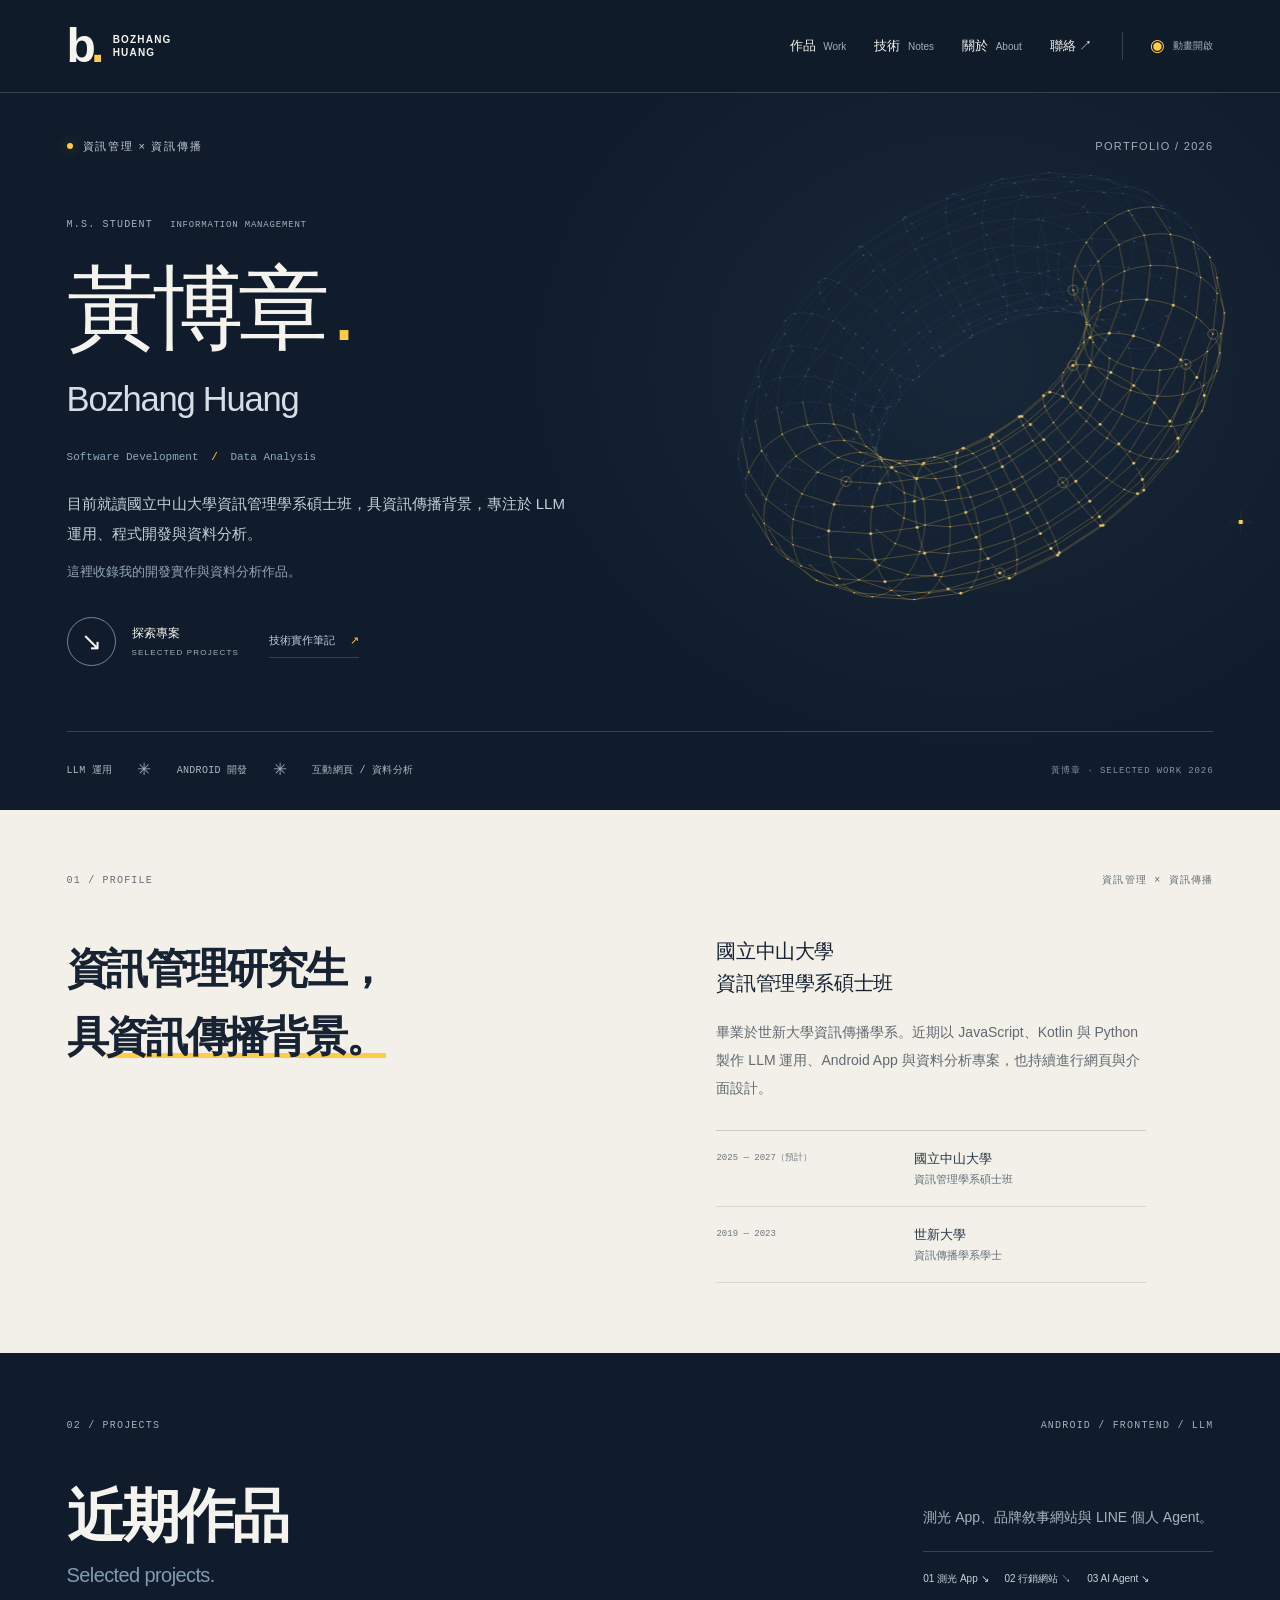
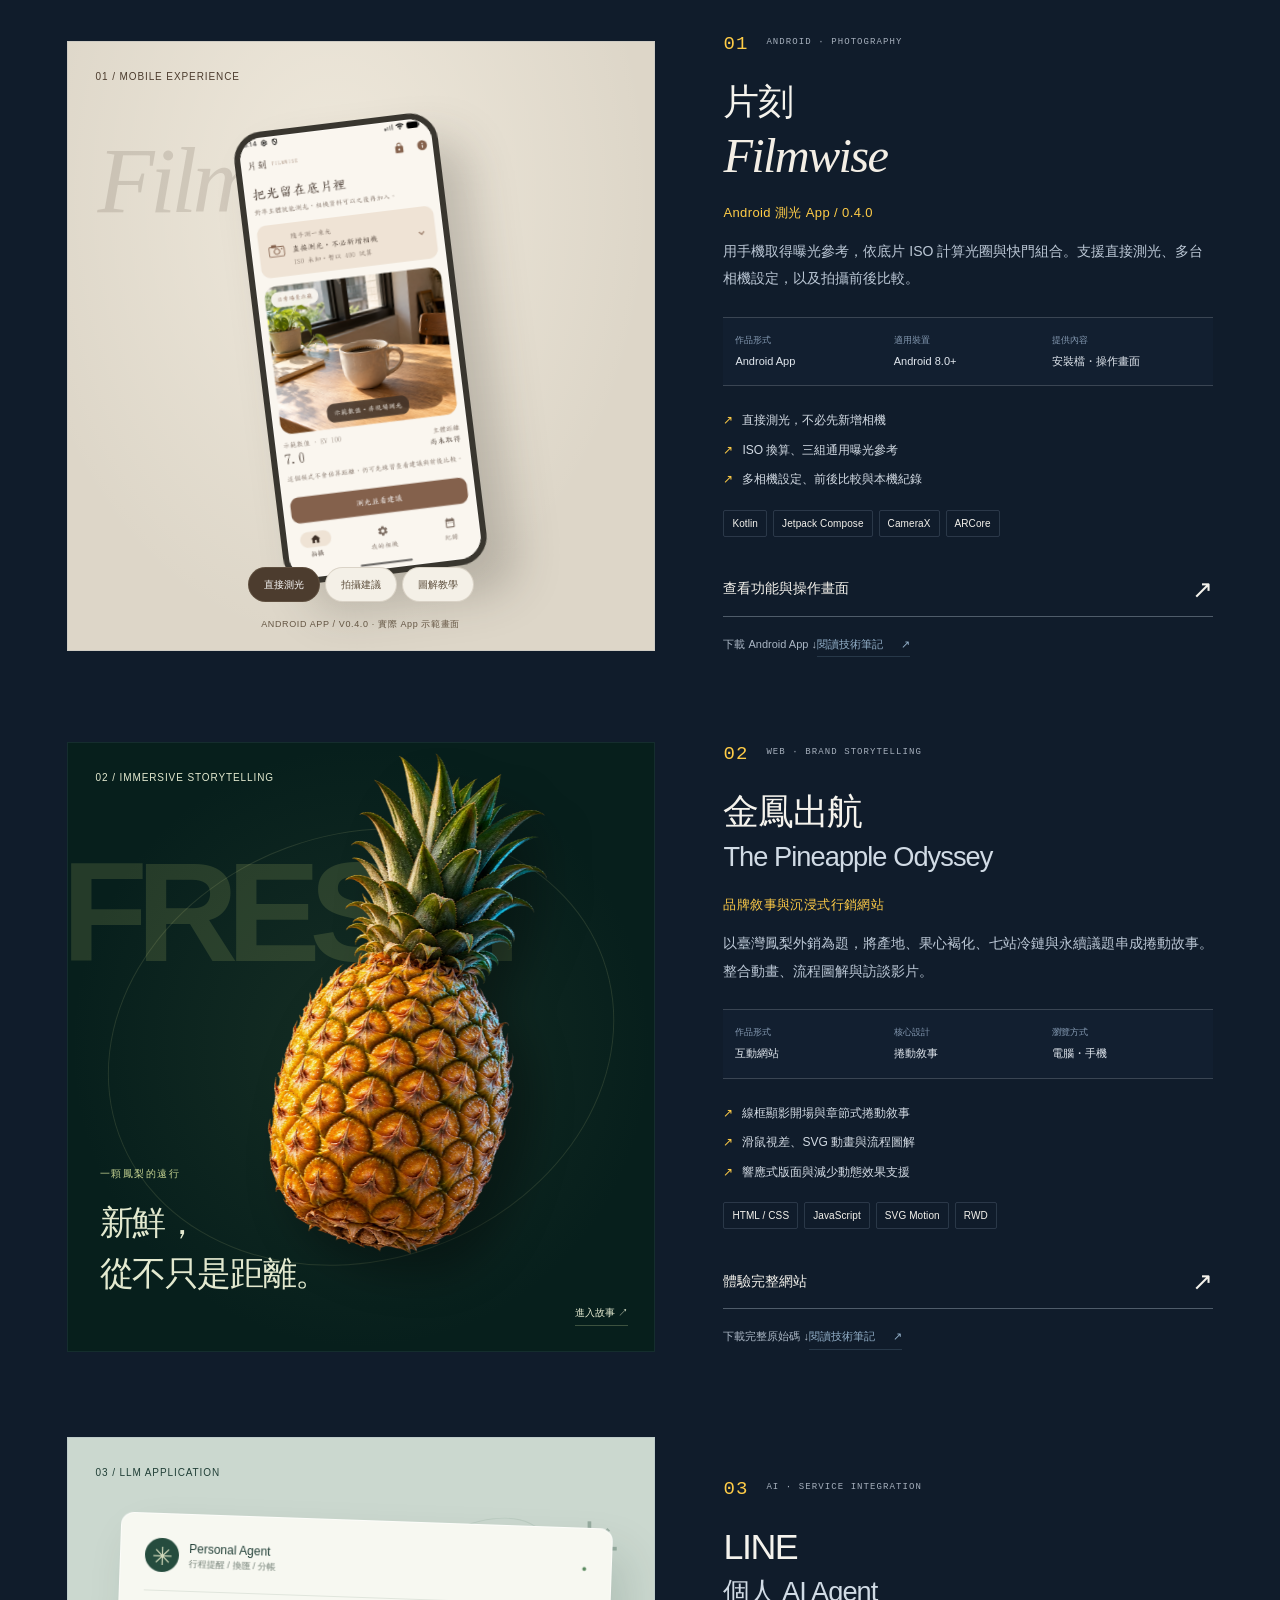
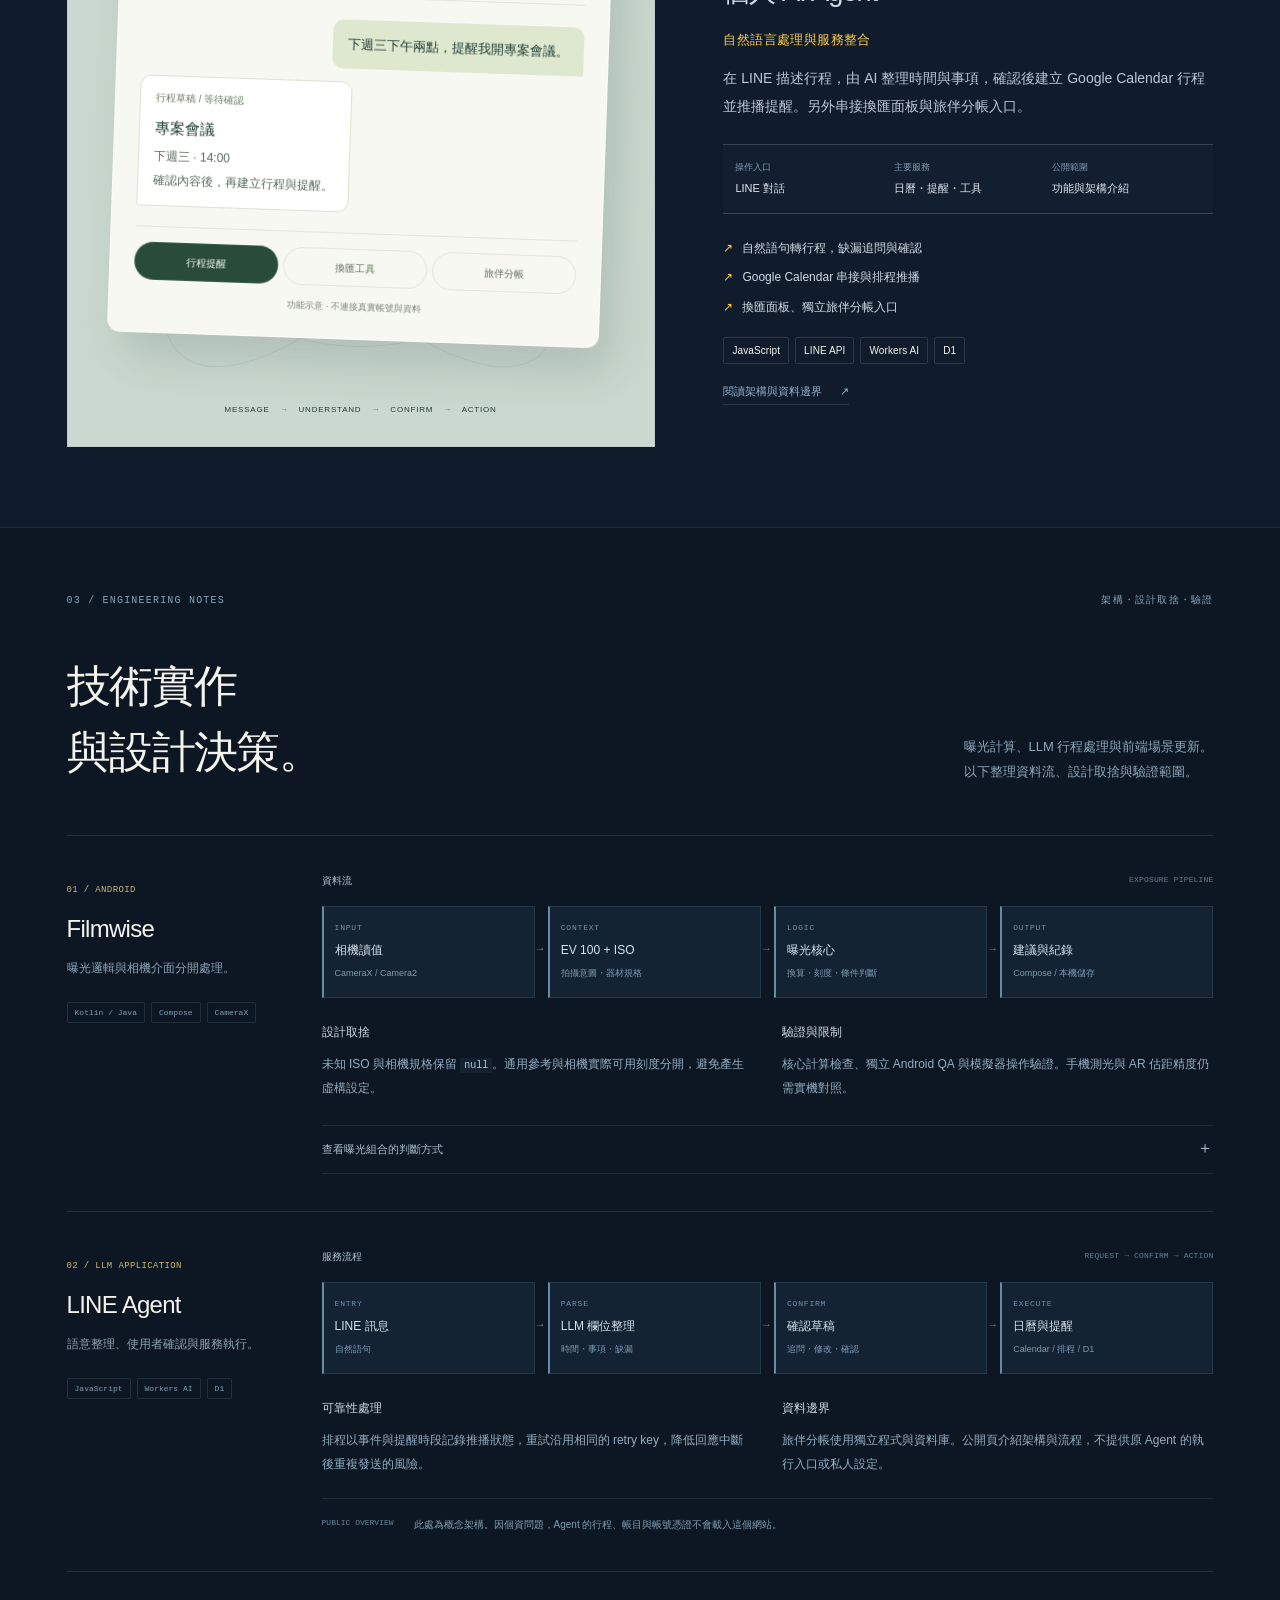
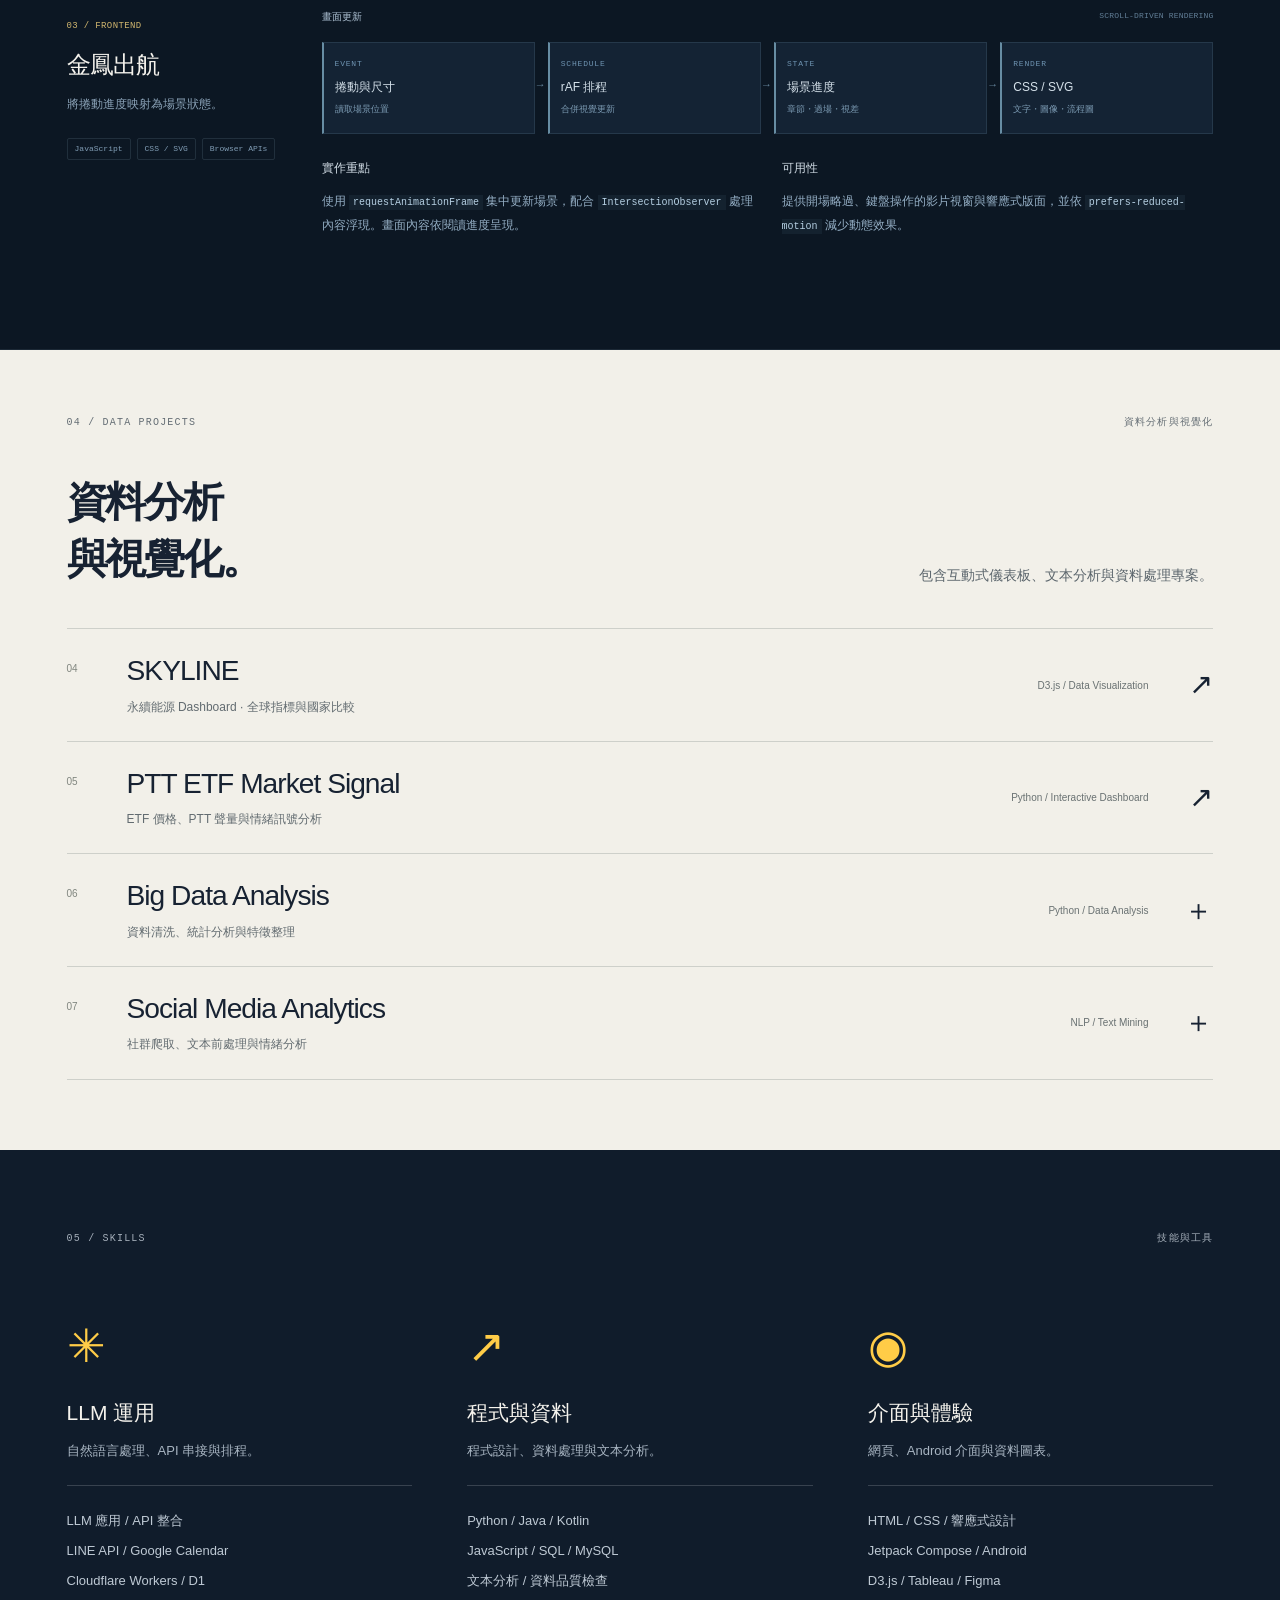
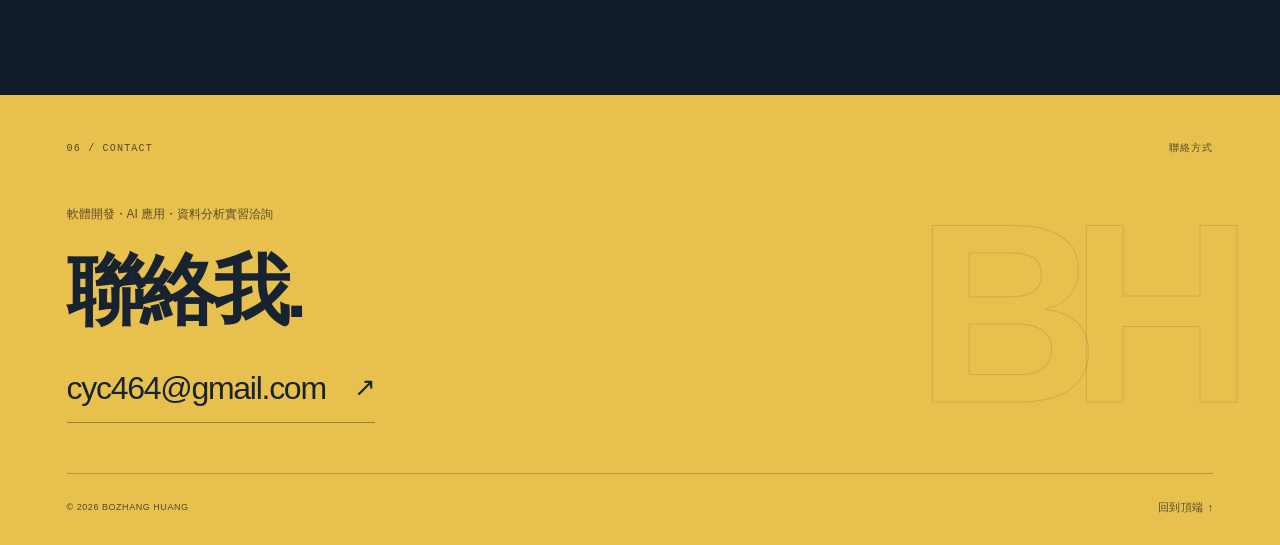
<file: index.html>
<!doctype html>
<html lang="zh-Hant"><head><meta charset="utf-8"><meta name="viewport" content="width=device-width,initial-scale=1"><meta name="theme-color" content="#101c2b"><meta name="description" content="黃博章 Bozhang Huang 的作品集。LINE AI Agent、Filmwise Android 測光 App、金鳳出航行銷網站與資料分析作品。"><meta property="og:title" content="黃博章 Bozhang Huang｜資訊管理・軟體開發・資料分析"><meta property="og:description" content="LLM 運用、Android 開發、互動設計與資料分析。"><meta property="og:type" content="website"><title>黃博章 Bozhang Huang｜資訊管理・軟體開發・資料分析</title><link rel="icon" href="assets/favicon.svg" type="image/svg+xml"><link rel="stylesheet" href="style.css"><link rel="stylesheet" href="refinement.css"><script src="app.js" defer></script></head>
<body><a class="skip-link" href="#main">跳至主要內容</a><header class="site-header"><a class="brand" href="#home" aria-label="黃博章，回首頁"><span class="brand-mark">b<span>.</span></span><span>BOZHANG<br>HUANG</span></a><nav aria-label="主要導覽"><a href="#work">作品 <small>Work</small></a><a href="#engineering">技術 <small>Notes</small></a><a href="#about">關於 <small>About</small></a><a href="#contact">聯絡 <span>↗</span></a></nav><button class="motion-toggle" aria-pressed="false" aria-label="減少動畫" title="減少動畫"><span class="motion-icon">◉</span><span class="motion-label">動畫開啟</span></button><div class="reading-progress" aria-hidden="true"></div></header>
<main id="main"><section class="hero" id="home" aria-labelledby="hero-title"><div class="hero-top"><p class="eyebrow"><span class="status-dot"></span> 資訊管理 × 資訊傳播</p><p class="edition">PORTFOLIO / 2026</p></div><div class="hero-art"><canvas id="orbit-canvas" tabindex="0" role="button" aria-label="互動圖形：環面。點擊圖形或按 Enter 切換。"></canvas><span class="orbit-coordinate" aria-hidden="true"></span></div><div class="hero-copy"><p class="intro-line">M.S. STUDENT <span>INFORMATION MANAGEMENT</span></p><h1 id="hero-title"><span class="line"><span>黃博章<span class="hero-dot">.</span></span></span><span class="hero-name-en">Bozhang Huang</span></h1><p class="hero-field">Software Development <span>/</span> Data Analysis</p><p class="hero-description">目前就讀國立中山大學資訊管理學系碩士班，具資訊傳播背景，專注於 LLM 運用、程式開發與資料分析。<span class="hero-collected">這裡收錄我的開發實作與資料分析作品。</span></p><div class="hero-links"><a class="round-link" href="#work"><span class="round-arrow">↘</span><span>探索專案<small>SELECTED PROJECTS</small></span></a><a class="hero-notes-link" href="#engineering">技術實作筆記 <span>↗</span></a></div></div><div class="hero-bottom"><span>LLM 運用</span><i>✳</i><span>ANDROID 開發</span><i>✳</i><span>互動網頁 / 資料分析</span><span class="hero-bottom-note">黃博章 · SELECTED WORK 2026</span></div></section>
<section class="introduction light-section" id="about">
  <div class="section-kicker reveal"><span>01 / PROFILE</span>
    <span>資訊管理 × 資訊傳播</span></div><div class="intro-grid">
      <h2 class="reveal">資訊管理研究生，<br>具<span class="ink-underline">資訊傳播背景。</span></h2>
      <div class="intro-body reveal"><p class="body-lead">國立中山大學<br>資訊管理學系碩士班</p>
        <p>畢業於世新大學資訊傳播學系。近期以 JavaScript、Kotlin 與 Python 製作 LLM 運用、Android App 與資料分析專案，也持續進行網頁與介面設計。</p><dl class="education-list"><div><dt>2025 — 2027（預計）</dt><dd>國立中山大學<span>資訊管理學系碩士班</span></dd></div><div><dt>2019 — 2023</dt><dd>世新大學<span>資訊傳播學系學士</span></dd></div></dl></div></div></section>
<section class="work-section" id="work" aria-labelledby="work-title"><div class="section-kicker reveal"><span>02 / PROJECTS</span><span>ANDROID / FRONTEND / LLM</span></div><div class="work-heading reveal"><h2 id="work-title">近期作品<span>Selected projects.</span></h2><div class="work-overview"><p>測光 App、品牌敘事網站與 LINE 個人 Agent。</p><div class="project-jumps" aria-label="專案快速導覽"><a href="#filmwise">01 測光 App ↘</a><a href="#coldchain">02 行銷網站 ↘</a><a href="#agent">03 AI Agent ↘</a></div></div></div>
<article class="project filmwise-project" id="filmwise"><div class="project-visual filmwise-visual reveal"><span class="visual-label">01 / MOBILE EXPERIENCE</span><span class="filmwise-word" aria-hidden="true">Filmwise</span><div class="phone-shell"><img id="filmwise-preview" src="assets/filmwise-meter.png" alt="Filmwise 0.4.0 直接測光介面，日常場景與示範 EV 讀值" width="1080" height="2400" loading="lazy"></div><div class="preview-tabs" role="group" aria-label="切換 App 操作畫面"><button type="button" data-preview="meter" aria-pressed="true">直接測光</button><button type="button" data-preview="advice" aria-pressed="false">拍攝建議</button><button type="button" data-preview="tutorial" aria-pressed="false">圖解教學</button></div><span class="visual-footnote">ANDROID APP / V0.4.0 · 實際 App 示範畫面</span></div><div class="project-copy reveal"><div class="project-meta"><span>01</span><span>ANDROID · PHOTOGRAPHY</span></div><h3>片刻<span>Filmwise</span></h3><p class="project-name">Android 測光 App / 0.4.0</p><p>用手機取得曝光參考，依底片 ISO 計算光圈與快門組合。支援直接測光、多台相機設定，以及拍攝前後比較。</p><dl class="project-facts"><div><dt>作品形式</dt><dd>Android App</dd></div><div><dt>適用裝置</dt><dd>Android 8.0+</dd></div><div><dt>提供內容</dt><dd>安裝檔・操作畫面</dd></div></dl><ul class="feature-list"><li>直接測光，不必先新增相機</li><li>ISO 換算、三組通用曝光參考</li><li>多相機設定、前後比較與本機紀錄</li></ul><div class="tags"><span>Kotlin</span><span>Jetpack Compose</span><span>CameraX</span><span>ARCore</span></div><a class="text-link" href="projects/filmwise/">查看功能與操作畫面 <span>↗</span></a><a class="subtle-link" href="downloads/Filmwise-0.4.0-release.apk" download>下載 Android App ↓</a><a class="project-tech-link" href="#note-filmwise">閱讀技術筆記 <span>↗</span></a></div></article>
<article class="project coldchain-project" id="coldchain"><a class="project-visual coldchain-visual reveal" href="projects/coldchain/" aria-label="開啟金鳳出航完整網站"><span class="visual-label">02 / IMMERSIVE STORYTELLING</span><span class="cold-word" aria-hidden="true">FRESH.</span><div class="cold-orbit" aria-hidden="true"></div><img src="projects/coldchain/assets/pineapple-sculpture.webp" alt="金鳳出航網站的金鑽鳳梨主視覺" width="1024" height="1536" loading="lazy"><div class="cold-caption"><span>一顆鳳梨的遠行</span><strong>新鮮，<br>從不只是距離。</strong></div><span class="visual-open">進入故事 ↗</span></a><div class="project-copy reveal"><div class="project-meta"><span>02</span><span>WEB · BRAND STORYTELLING</span></div><h3>金鳳出航<span>The Pineapple Odyssey</span></h3><p class="project-name">品牌敘事與沉浸式行銷網站</p><p>以臺灣鳳梨外銷為題，將產地、果心褐化、七站冷鏈與永續議題串成捲動故事。整合動畫、流程圖解與訪談影片。</p><dl class="project-facts"><div><dt>作品形式</dt><dd>互動網站</dd></div><div><dt>核心設計</dt><dd>捲動敘事</dd></div><div><dt>瀏覽方式</dt><dd>電腦・手機</dd></div></dl><ul class="feature-list"><li>線框顯影開場與章節式捲動敘事</li><li>滑鼠視差、SVG 動畫與流程圖解</li><li>響應式版面與減少動態效果支援</li></ul><div class="tags"><span>HTML / CSS</span><span>JavaScript</span><span>SVG Motion</span><span>RWD</span></div><a class="text-link" href="projects/coldchain/">體驗完整網站 <span>↗</span></a><a class="subtle-link" href="downloads/pineapple-cold-chain-source.zip" download>下載完整原始碼 ↓</a><a class="project-tech-link" href="#note-web">閱讀技術筆記 <span>↗</span></a></div></article>
<article class="project agent-project" id="agent"><div class="project-visual agent-visual reveal"><span class="visual-label">03 / LLM APPLICATION</span><div class="agent-orbits" aria-hidden="true"><i></i><i></i><i></i><span>✳</span></div><div class="agent-chat"><div class="chat-header"><span class="agent-avatar">✳</span><span>Personal Agent<small>行程提醒 / 換匯 / 分帳</small></span><span class="chat-status">●</span></div><div class="chat-thread" aria-live="polite"><p class="bubble user-bubble" id="demo-request">下週三下午兩點，提醒我開專案會議。</p><div class="bubble agent-bubble" id="demo-response"><small>行程草稿 / 等待確認</small><strong>專案會議</strong><span>下週三 · 14:00<br>確認內容後，再建立行程與提醒。</span></div></div><div class="agent-demo-tabs" role="group" aria-label="切換 Agent 功能示意"><button data-agent-demo="calendar" aria-pressed="true">行程提醒</button><button data-agent-demo="currency" aria-pressed="false">換匯工具</button><button data-agent-demo="split" aria-pressed="false">旅伴分帳</button></div><p class="demo-disclaimer">功能示意 · 不連接真實帳號與資料</p></div><span class="agent-flow" aria-hidden="true">MESSAGE <i>→</i> UNDERSTAND <i>→</i> CONFIRM <i>→</i> ACTION</span></div><div class="project-copy reveal"><div class="project-meta"><span>03</span><span>AI · SERVICE INTEGRATION</span></div><h3>LINE<span>個人 AI Agent</span></h3><p class="project-name">自然語言處理與服務整合</p><p>在 LINE 描述行程，由 AI 整理時間與事項，確認後建立 Google Calendar 行程並推播提醒。另外串接換匯面板與旅伴分帳入口。</p><dl class="project-facts"><div><dt>操作入口</dt><dd>LINE 對話</dd></div><div><dt>主要服務</dt><dd>日曆・提醒・工具</dd></div><div><dt>公開範圍</dt><dd>功能與架構介紹</dd></div></dl><ul class="feature-list"><li>自然語句轉行程，缺漏追問與確認</li><li>Google Calendar 串接與排程推播</li><li>換匯面板、獨立旅伴分帳入口</li></ul><div class="tags"><span>JavaScript</span><span>LINE API</span><span>Workers AI</span><span>D1</span></div><a class="project-tech-link" href="#note-agent">閱讀架構與資料邊界 <span>↗</span></a></div></article></section>

<section class="engineering-section" id="engineering" aria-labelledby="engineering-title">
  <div class="section-kicker reveal"><span>03 / ENGINEERING NOTES</span><span>架構・設計取捨・驗證</span></div>
  <div class="engineering-heading reveal"><h2 id="engineering-title">技術實作<br>與設計決策。</h2><p>曝光計算、LLM 行程處理與前端場景更新。<br>以下整理資料流、設計取捨與驗證範圍。</p></div>
  <article class="engineering-note reveal" id="note-filmwise">
    <div class="note-identity"><span class="note-number">01 / ANDROID</span><h3>Filmwise</h3><p>曝光邏輯與相機介面分開處理。</p><div class="note-stack"><span>Kotlin / Java</span><span>Compose</span><span>CameraX</span></div></div>
    <div class="note-content">
      <div class="flow-heading"><span>資料流</span><small>EXPOSURE PIPELINE</small></div>
      <ol class="system-flow"><li><small>INPUT</small><strong>相機讀值</strong><span>CameraX / Camera2</span></li><li><small>CONTEXT</small><strong>EV 100 + ISO</strong><span>拍攝意圖・器材規格</span></li><li><small>LOGIC</small><strong>曝光核心</strong><span>換算・刻度・條件判斷</span></li><li><small>OUTPUT</small><strong>建議與紀錄</strong><span>Compose / 本機儲存</span></li></ol>
      <div class="note-columns"><div><h4>設計取捨</h4><p>未知 ISO 與相機規格保留 <code>null</code>。通用參考與相機實際可用刻度分開，避免產生虛構設定。</p></div><div><h4>驗證與限制</h4><p>核心計算檢查、獨立 Android QA 與模擬器操作驗證。手機測光與 AR 估距精度仍需實機對照。</p></div></div>
      <details class="technical-detail"><summary>查看曝光組合的判斷方式 <span>＋</span></summary><div><p>遍歷相機快門刻度，尋找最接近讀值的曝光組合；只保留誤差在半格內的結果。以下節錄自曝光核心：</p><pre><code>double difference = ev100 - ExposureEngine.exposureEV(aperture, shutter, iso);
if (Math.abs(difference) &lt; bestError) {
    bestError = Math.abs(difference);
    bestTime = shutter;
}</code></pre><p class="technical-caption">QuickExposure.java · 核心邏輯節錄</p></div></details>
    </div>
  </article>
  <article class="engineering-note reveal" id="note-agent">
    <div class="note-identity"><span class="note-number">02 / LLM APPLICATION</span><h3>LINE Agent</h3><p>語意整理、使用者確認與服務執行。</p><div class="note-stack"><span>JavaScript</span><span>Workers AI</span><span>D1</span></div></div>
    <div class="note-content">
      <div class="flow-heading"><span>服務流程</span><small>REQUEST → CONFIRM → ACTION</small></div>
      <ol class="system-flow"><li><small>ENTRY</small><strong>LINE 訊息</strong><span>自然語句</span></li><li><small>PARSE</small><strong>LLM 欄位整理</strong><span>時間・事項・缺漏</span></li><li><small>CONFIRM</small><strong>確認草稿</strong><span>追問・修改・確認</span></li><li><small>EXECUTE</small><strong>日曆與提醒</strong><span>Calendar / 排程 / D1</span></li></ol>
      <div class="note-columns"><div><h4>可靠性處理</h4><p>排程以事件與提醒時段記錄推播狀態，重試沿用相同的 retry key，降低回應中斷後重複發送的風險。</p></div><div><h4>資料邊界</h4><p>旅伴分帳使用獨立程式與資料庫。公開頁介紹架構與流程，不提供原 Agent 的執行入口或私人設定。</p></div></div>
      <div class="technical-footnote"><span>PUBLIC OVERVIEW</span><p>此處為概念架構。因個資問題，Agent 的行程、帳目與帳號憑證不會載入這個網站。</p></div>
    </div>
  </article>
  <article class="engineering-note reveal" id="note-web">
    <div class="note-identity"><span class="note-number">03 / FRONTEND</span><h3>金鳳出航</h3><p>將捲動進度映射為場景狀態。</p><div class="note-stack"><span>JavaScript</span><span>CSS / SVG</span><span>Browser APIs</span></div></div>
    <div class="note-content">
      <div class="flow-heading"><span>畫面更新</span><small>SCROLL-DRIVEN RENDERING</small></div>
      <ol class="system-flow"><li><small>EVENT</small><strong>捲動與尺寸</strong><span>讀取場景位置</span></li><li><small>SCHEDULE</small><strong>rAF 排程</strong><span>合併視覺更新</span></li><li><small>STATE</small><strong>場景進度</strong><span>章節・過場・視差</span></li><li><small>RENDER</small><strong>CSS / SVG</strong><span>文字・圖像・流程圖</span></li></ol>
      <div class="note-columns"><div><h4>實作重點</h4><p>使用 <code>requestAnimationFrame</code> 集中更新場景，配合 <code>IntersectionObserver</code> 處理內容浮現。畫面內容依閱讀進度呈現。</p></div><div><h4>可用性</h4><p>提供開場略過、鍵盤操作的影片視窗與響應式版面，並依 <code>prefers-reduced-motion</code> 減少動態效果。</p></div></div>
    </div>
  </article>
</section>
<section class="archive light-section" id="more-work"><div class="section-kicker reveal"><span>04 / DATA PROJECTS</span><span>資料分析與視覺化</span></div><div class="archive-heading reveal"><h2>資料分析<span>與視覺化。</span></h2><p>包含互動式儀表板、文本分析與資料處理專案。</p></div><div class="archive-list"><a class="archive-row reveal" href="https://brian55464.github.io/DataVisualization/" target="_blank" rel="noopener noreferrer"><span class="archive-index">04</span><div><h3>SKYLINE</h3><p>永續能源 Dashboard · 全球指標與國家比較</p></div><span class="archive-type">D3.js / Data Visualization</span><span class="archive-arrow">↗</span></a><a class="archive-row reveal" href="https://brian55464.github.io/-predict/" target="_blank" rel="noopener noreferrer"><span class="archive-index">05</span><div><h3>PTT ETF Market Signal</h3><p>ETF 價格、PTT 聲量與情緒訊號分析</p></div><span class="archive-type">Python / Interactive Dashboard</span><span class="archive-arrow">↗</span></a><details class="archive-disclosure reveal"><summary class="archive-row"><span class="archive-index">06</span><div><h3>Big Data Analysis</h3><p>資料清洗、統計分析與特徵整理</p></div><span class="archive-type">Python / Data Analysis</span><span class="archive-arrow">＋</span></summary><div class="archive-body"><p>以 Python 整理資料，進行清洗、統計分析與特徵整理。</p><ul><li>資料前處理與欄位整理</li><li>統計分析與資料探勘</li></ul></div></details><details class="archive-disclosure reveal"><summary class="archive-row"><span class="archive-index">07</span><div><h3>Social Media Analytics</h3><p>社群爬取、文本前處理與情緒分析</p></div><span class="archive-type">NLP / Text Mining</span><span class="archive-arrow">＋</span></summary><div class="archive-body"><p>整理社群討論內容，透過斷詞、關鍵字擷取與情緒分析觀察討論趨勢。</p><ul><li>網頁資料擷取與文本前處理</li><li>關鍵字與情緒分析</li></ul></div></details></div></section>
<section class="skills-section" id="skills"><div class="section-kicker reveal"><span>05 / SKILLS</span><span>技能與工具</span></div><div class="skill-grid"><div class="skill-column reveal"><span class="skill-symbol">✳</span><h2>LLM 運用</h2><p>自然語言處理、API 串接與排程。</p><ul><li>LLM 應用 / API 整合</li><li>LINE API / Google Calendar</li><li>Cloudflare Workers / D1</li></ul></div><div class="skill-column reveal"><span class="skill-symbol">↗</span><h2>程式與資料</h2><p>程式設計、資料處理與文本分析。</p><ul><li>Python / Java / Kotlin</li><li>JavaScript / SQL / MySQL</li><li>文本分析 / 資料品質檢查</li></ul></div><div class="skill-column reveal"><span class="skill-symbol">◉</span><h2>介面與體驗</h2><p>網頁、Android 介面與資料圖表。</p><ul><li>HTML / CSS / 響應式設計</li><li>Jetpack Compose / Android</li><li>D3.js / Tableau / Figma</li></ul></div></div></section>
<footer id="contact"><div class="section-kicker reveal"><span>06 / CONTACT</span><span>聯絡方式</span></div><div class="contact-main reveal"><div><p>軟體開發・AI 應用・資料分析實習洽詢</p><h2>聯絡我<span class="contact-period">.</span></h2><a class="contact-email" href="mailto:cyc464@gmail.com">cyc464@gmail.com <span>↗</span></a></div><span class="contact-monogram" aria-hidden="true">BH</span></div><div class="footer-bottom"><span>© 2026 BOZHANG HUANG</span><a href="#home">回到頂端 ↑</a></div></footer></main></body></html>
</file>
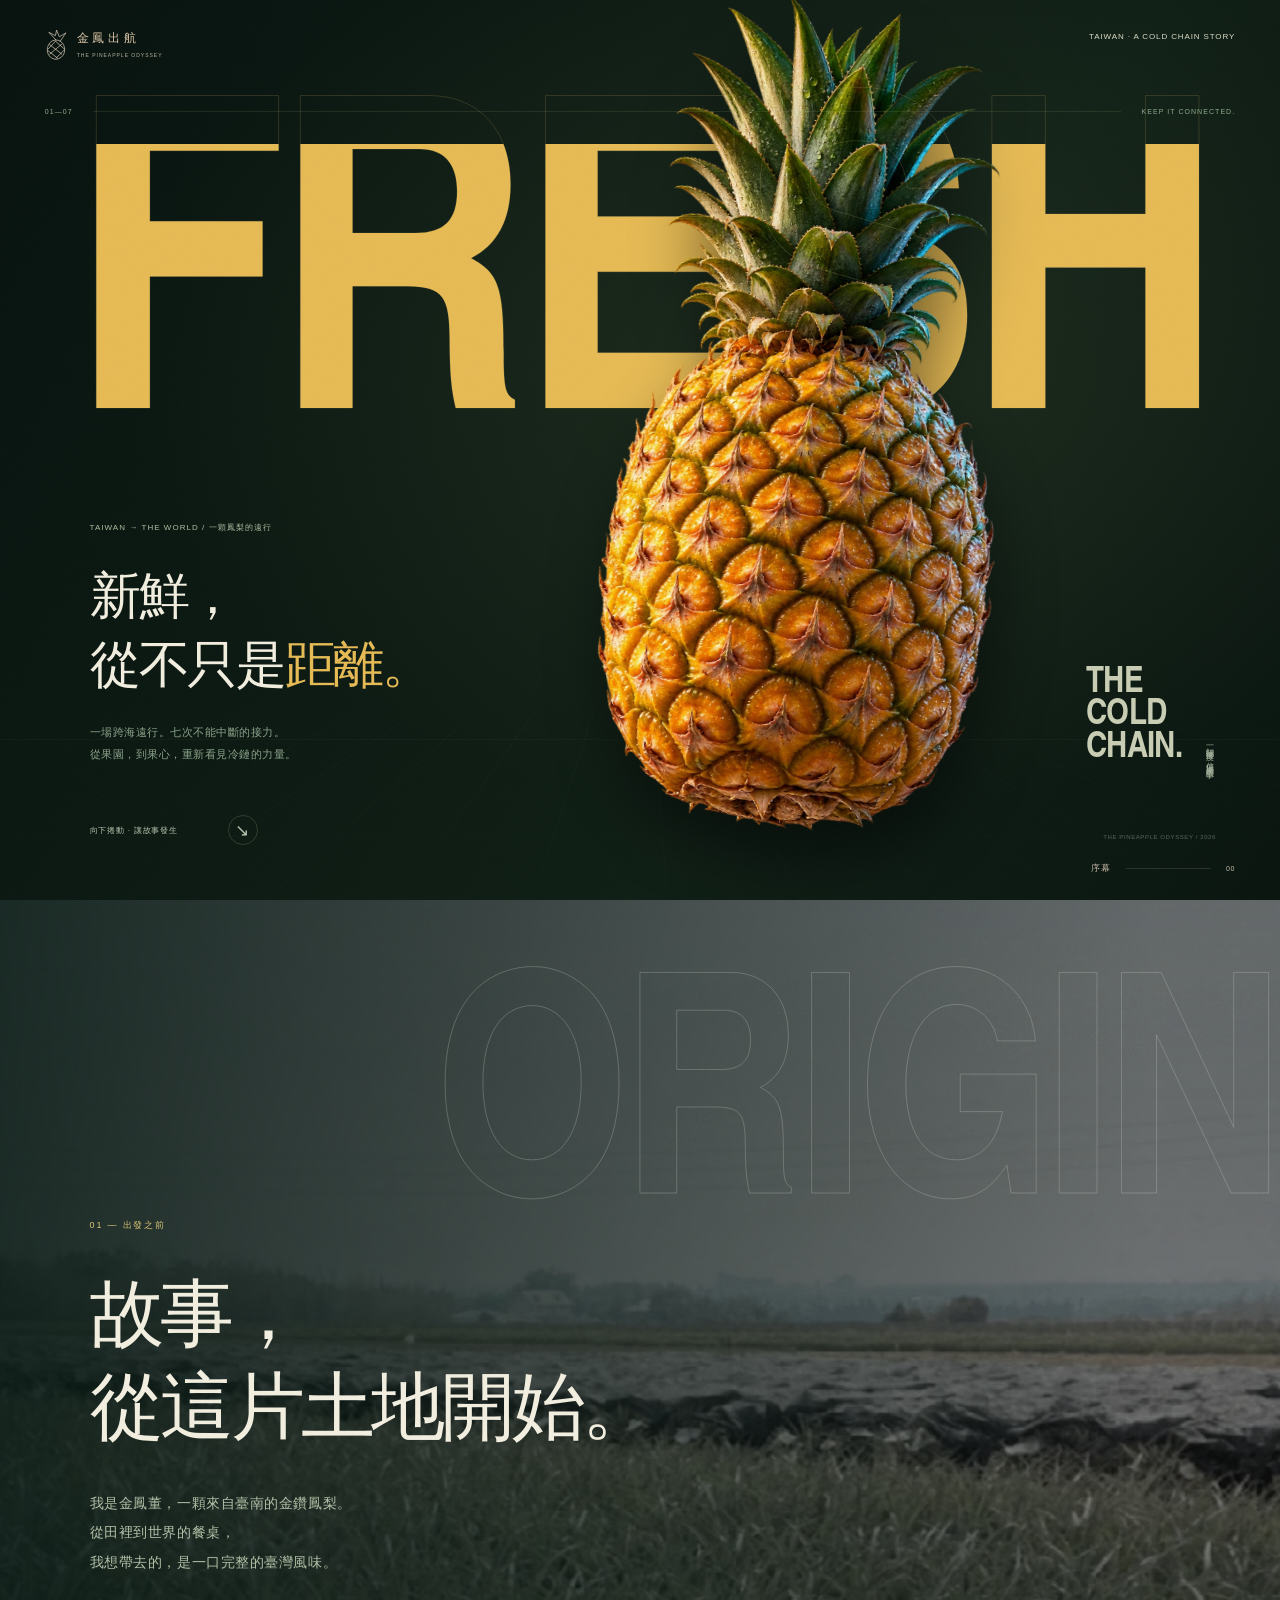
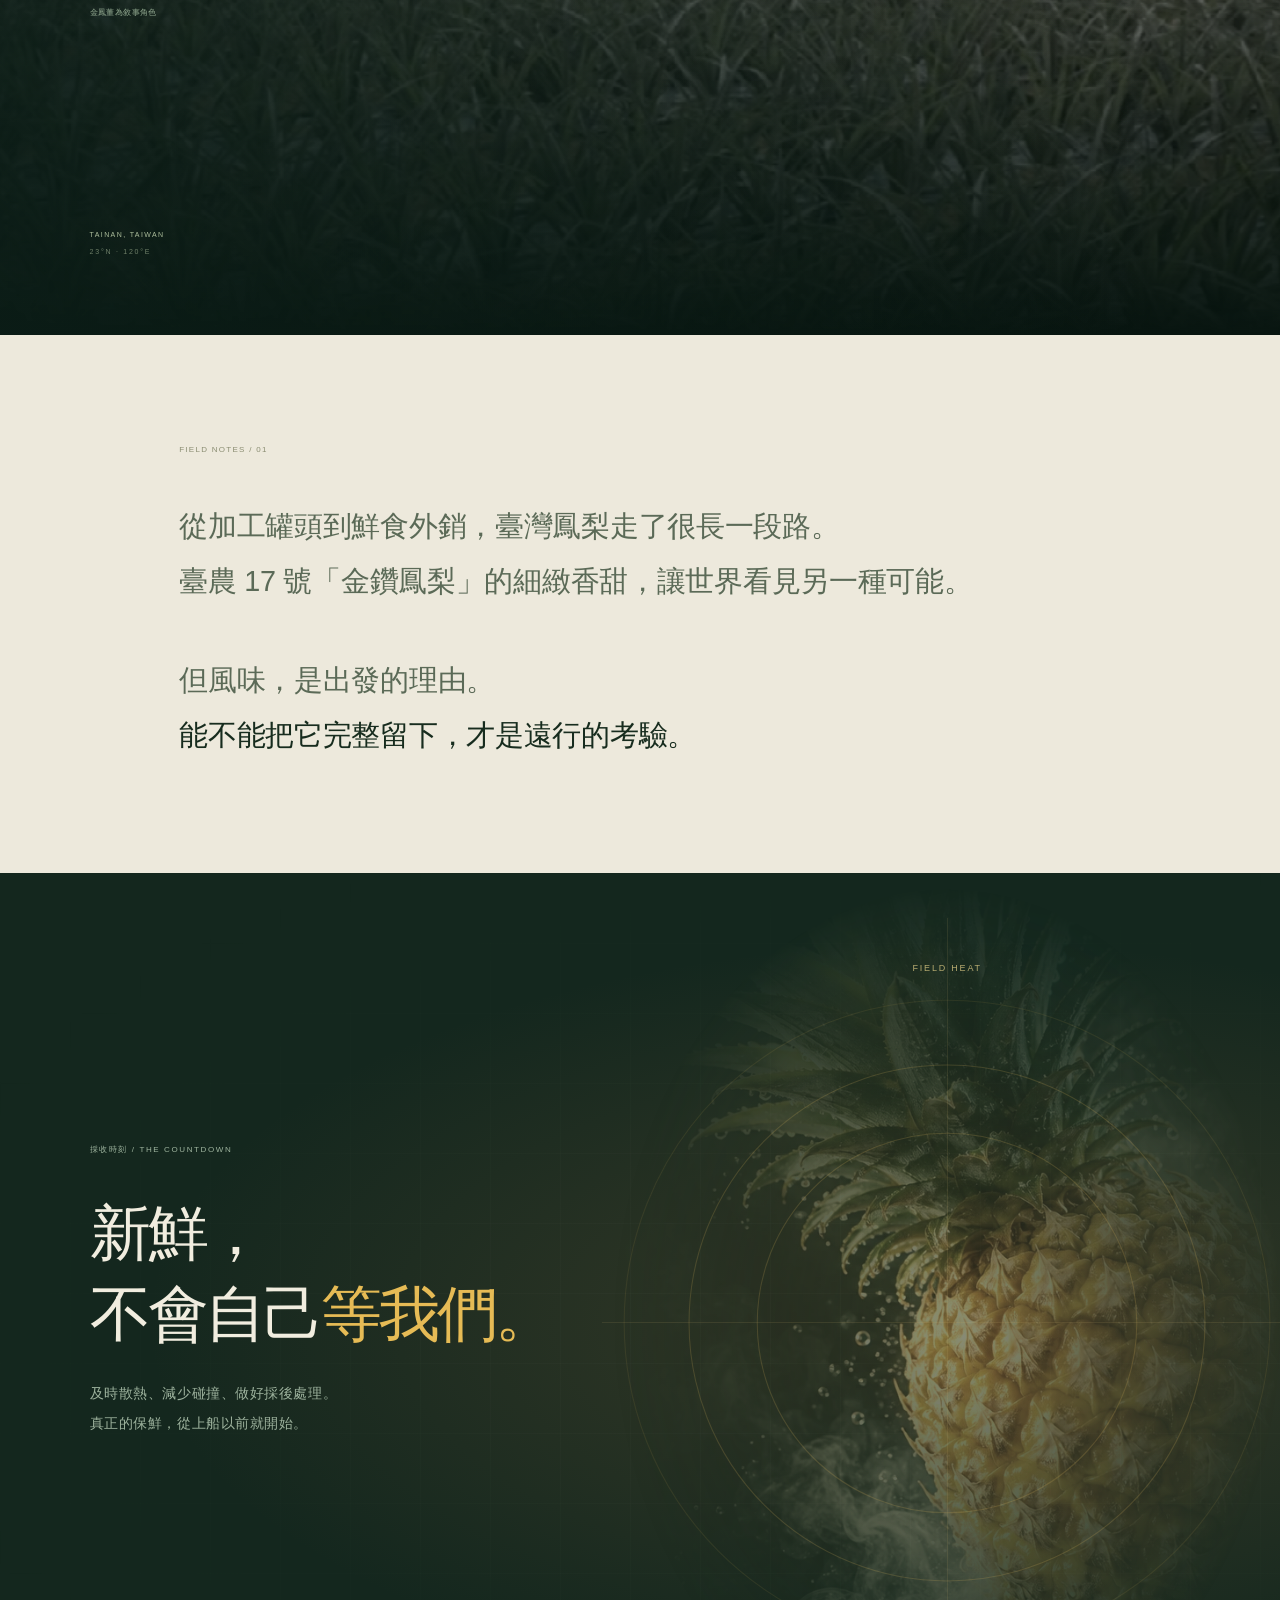
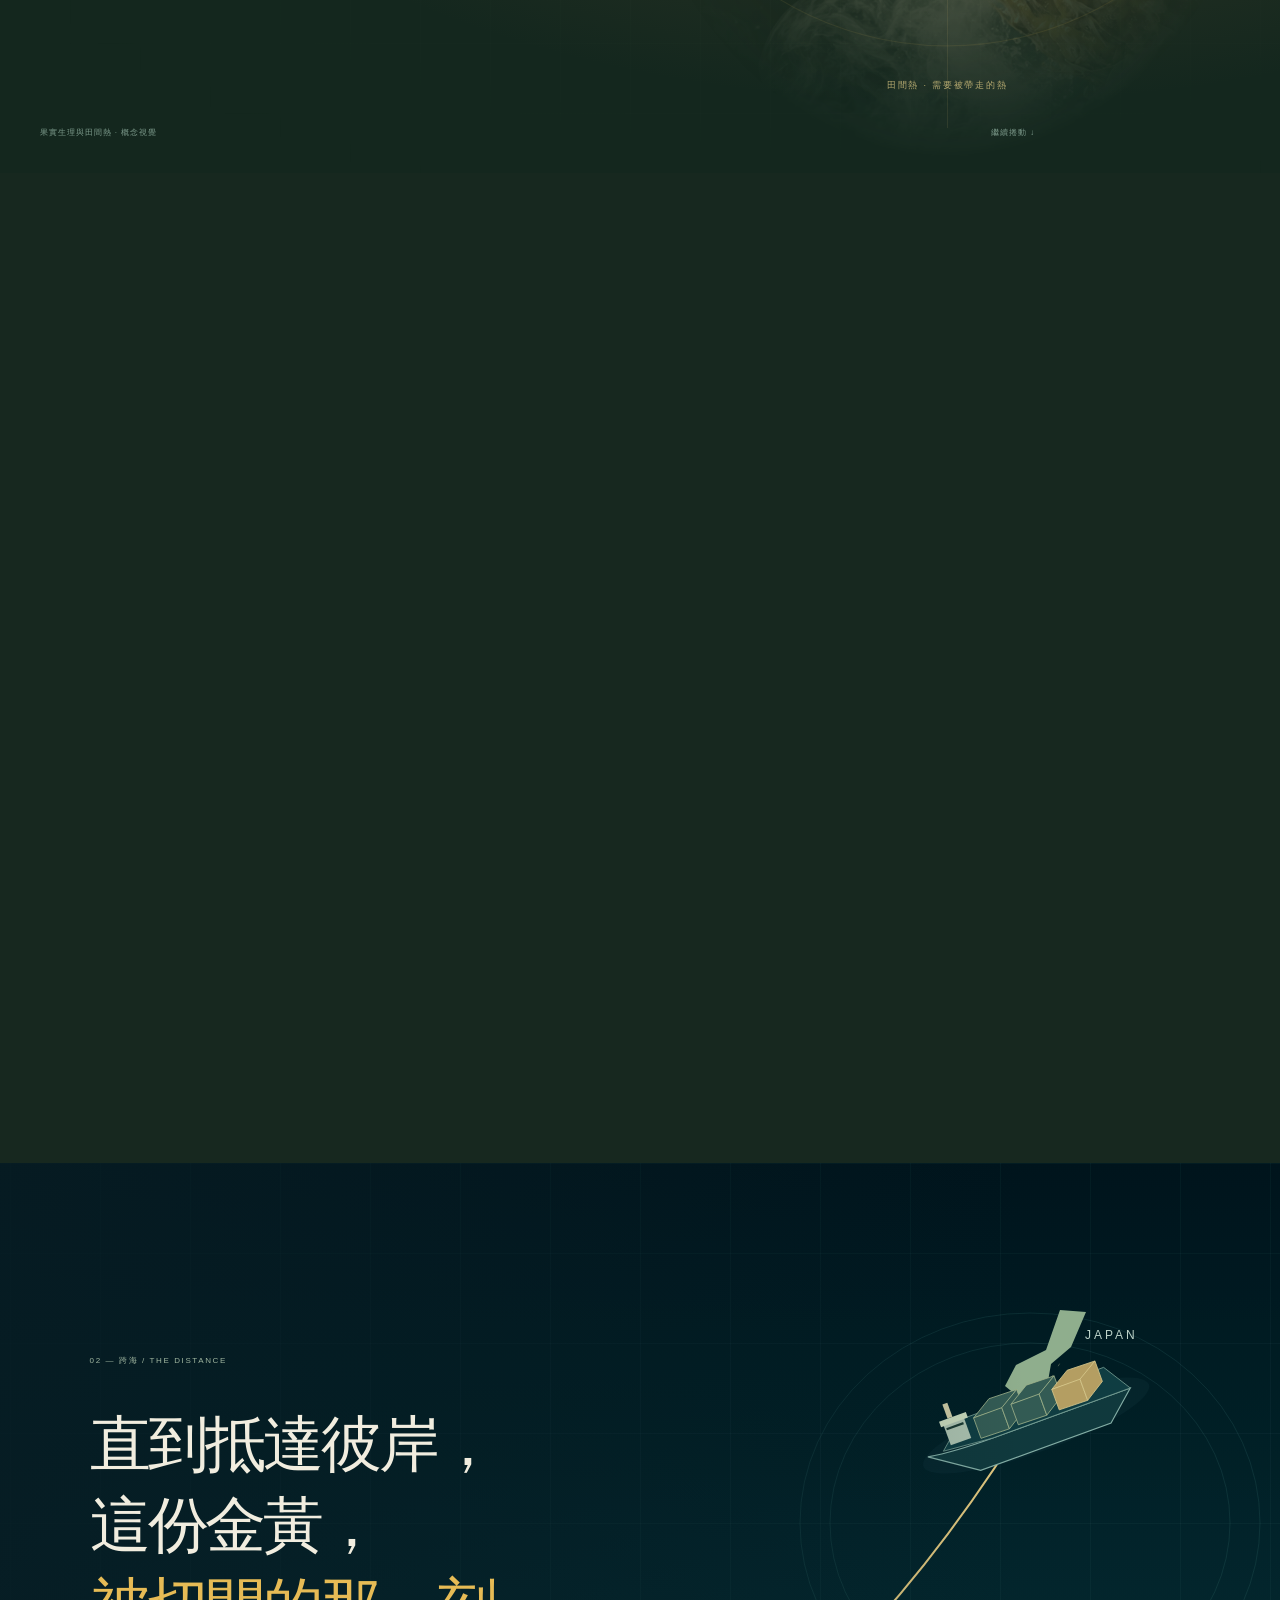
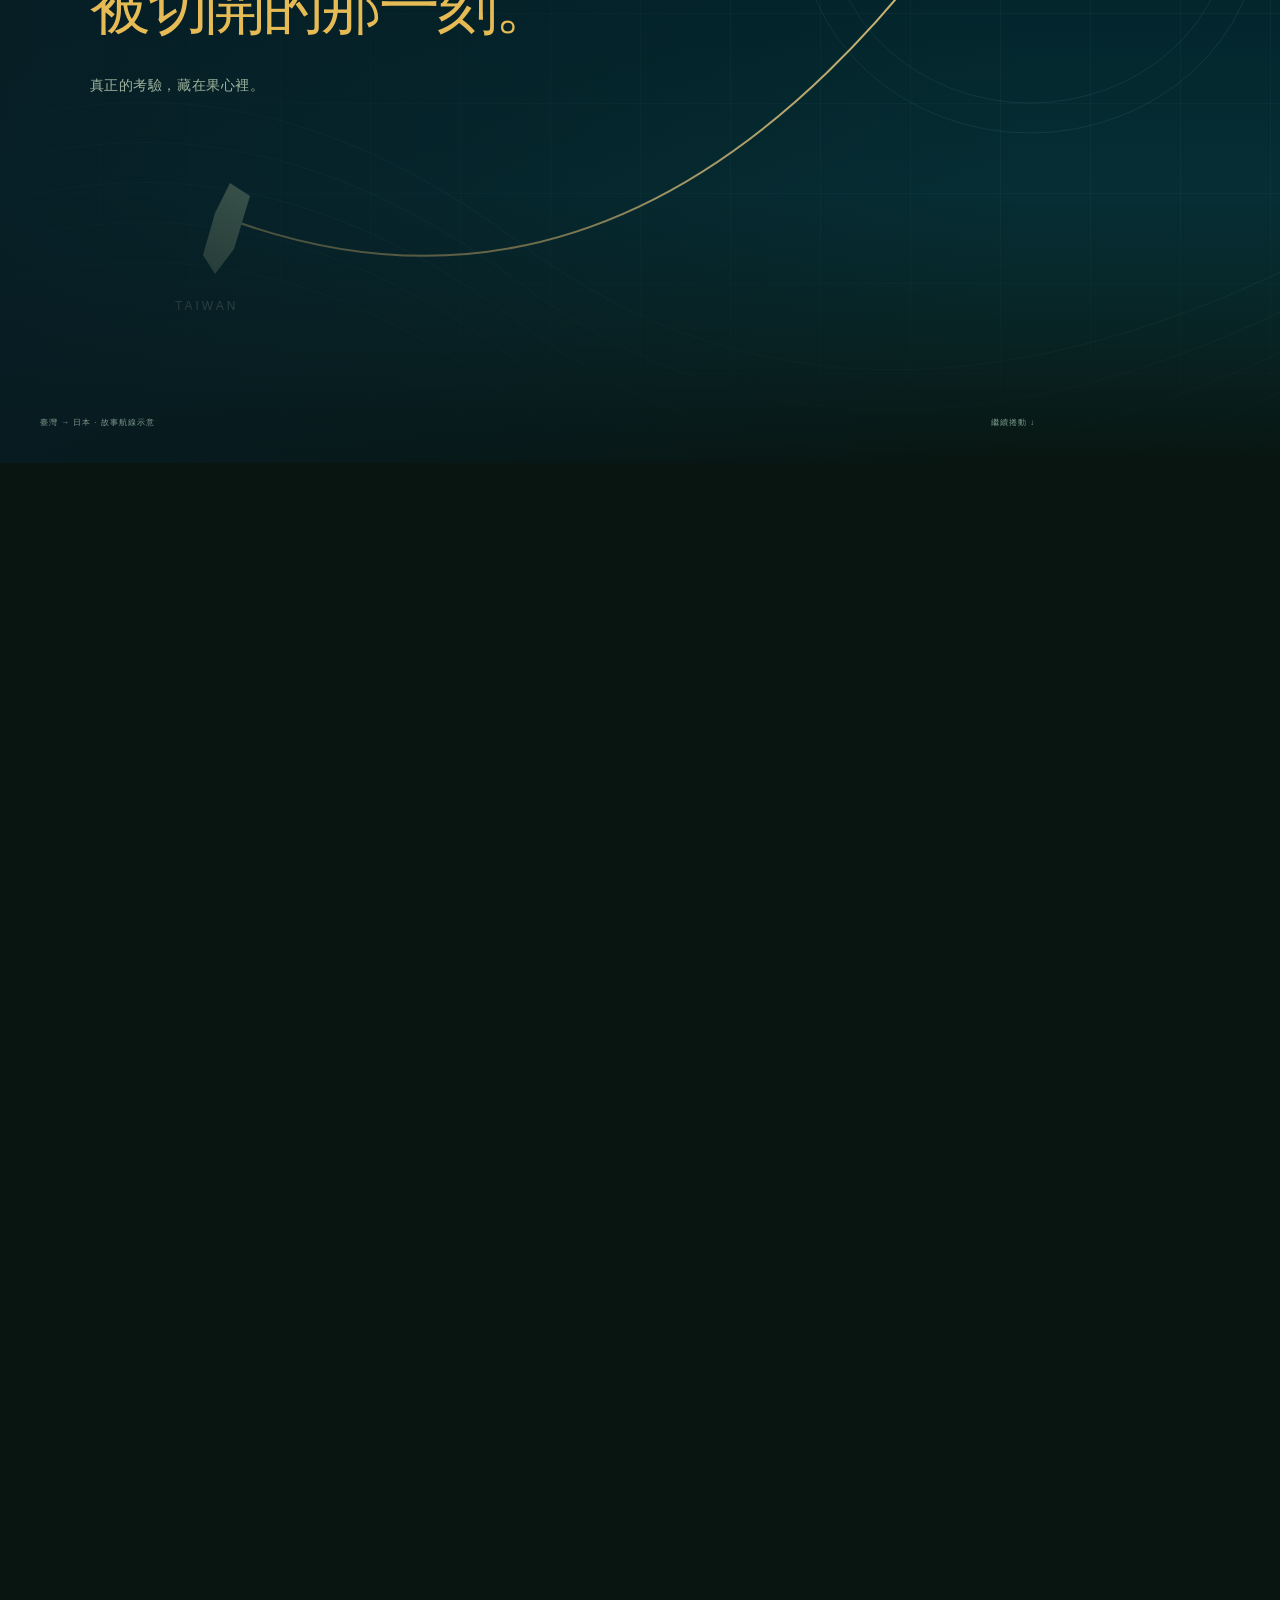
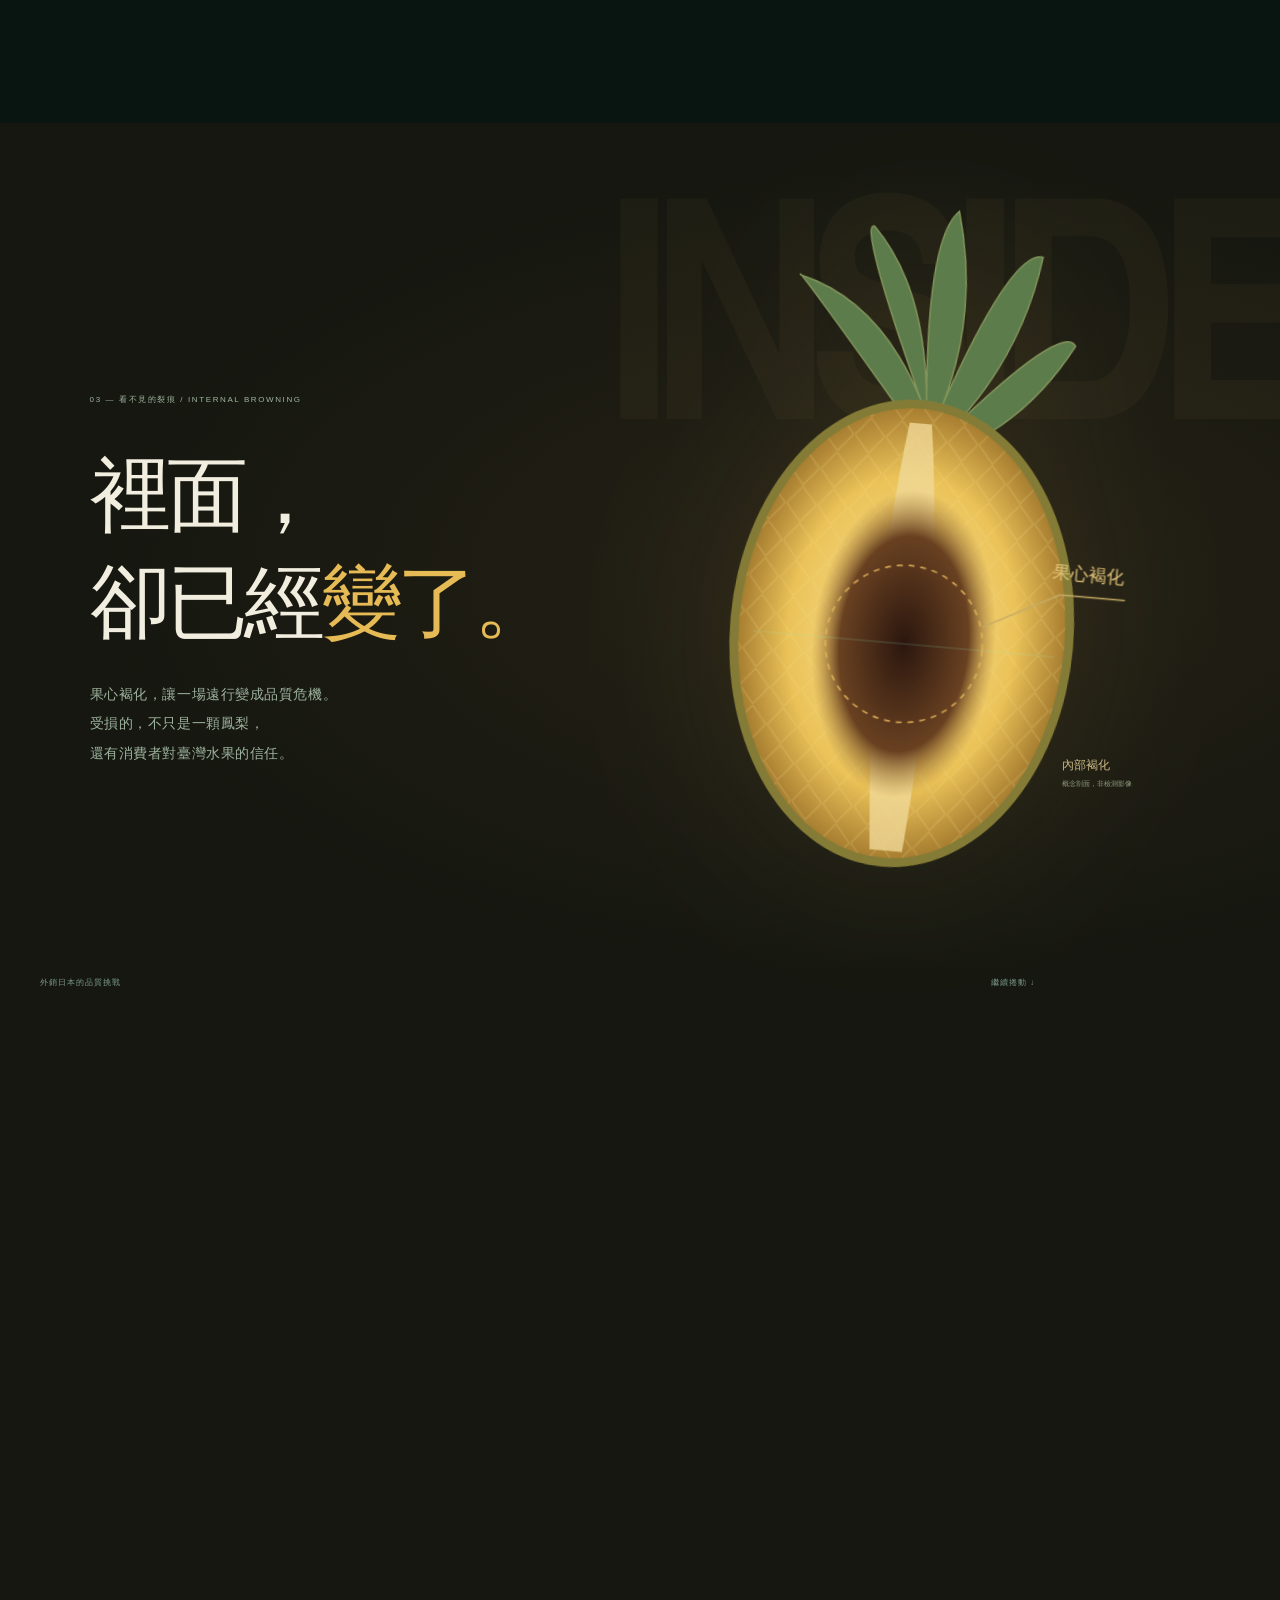
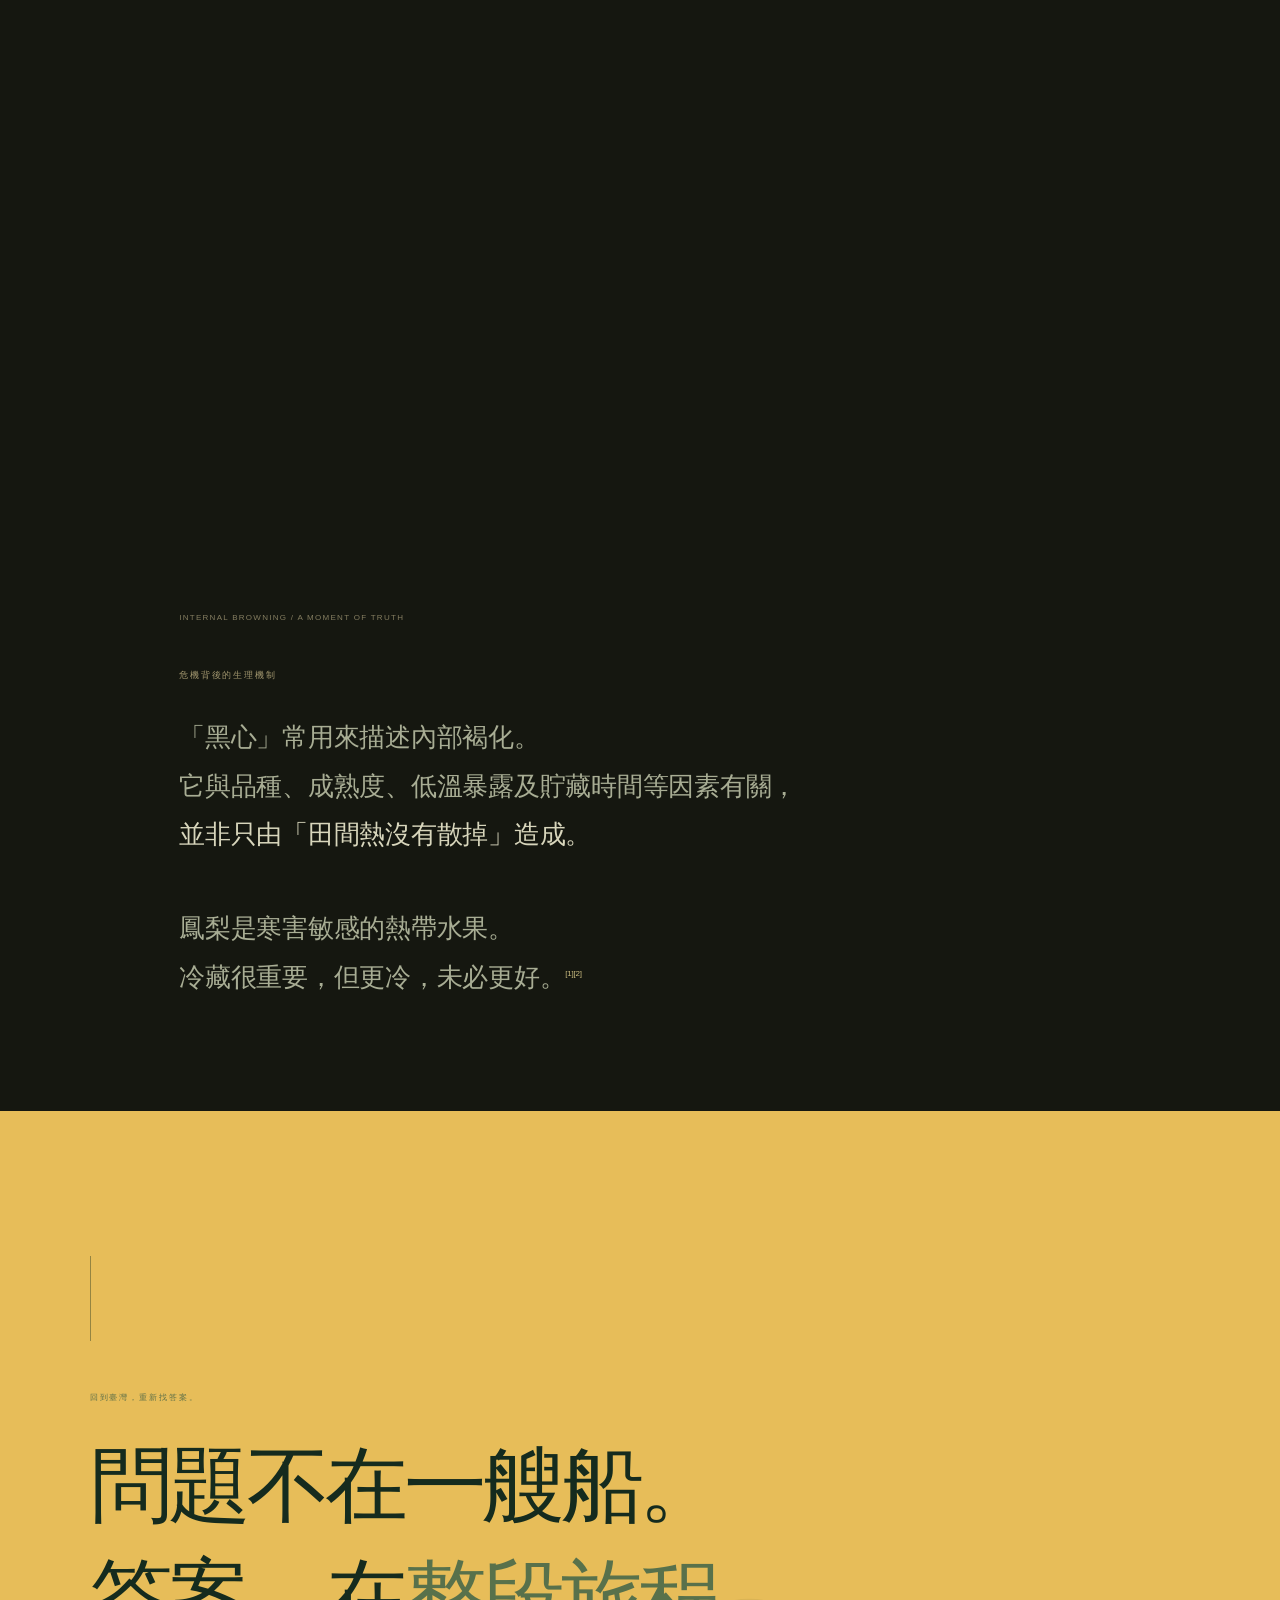
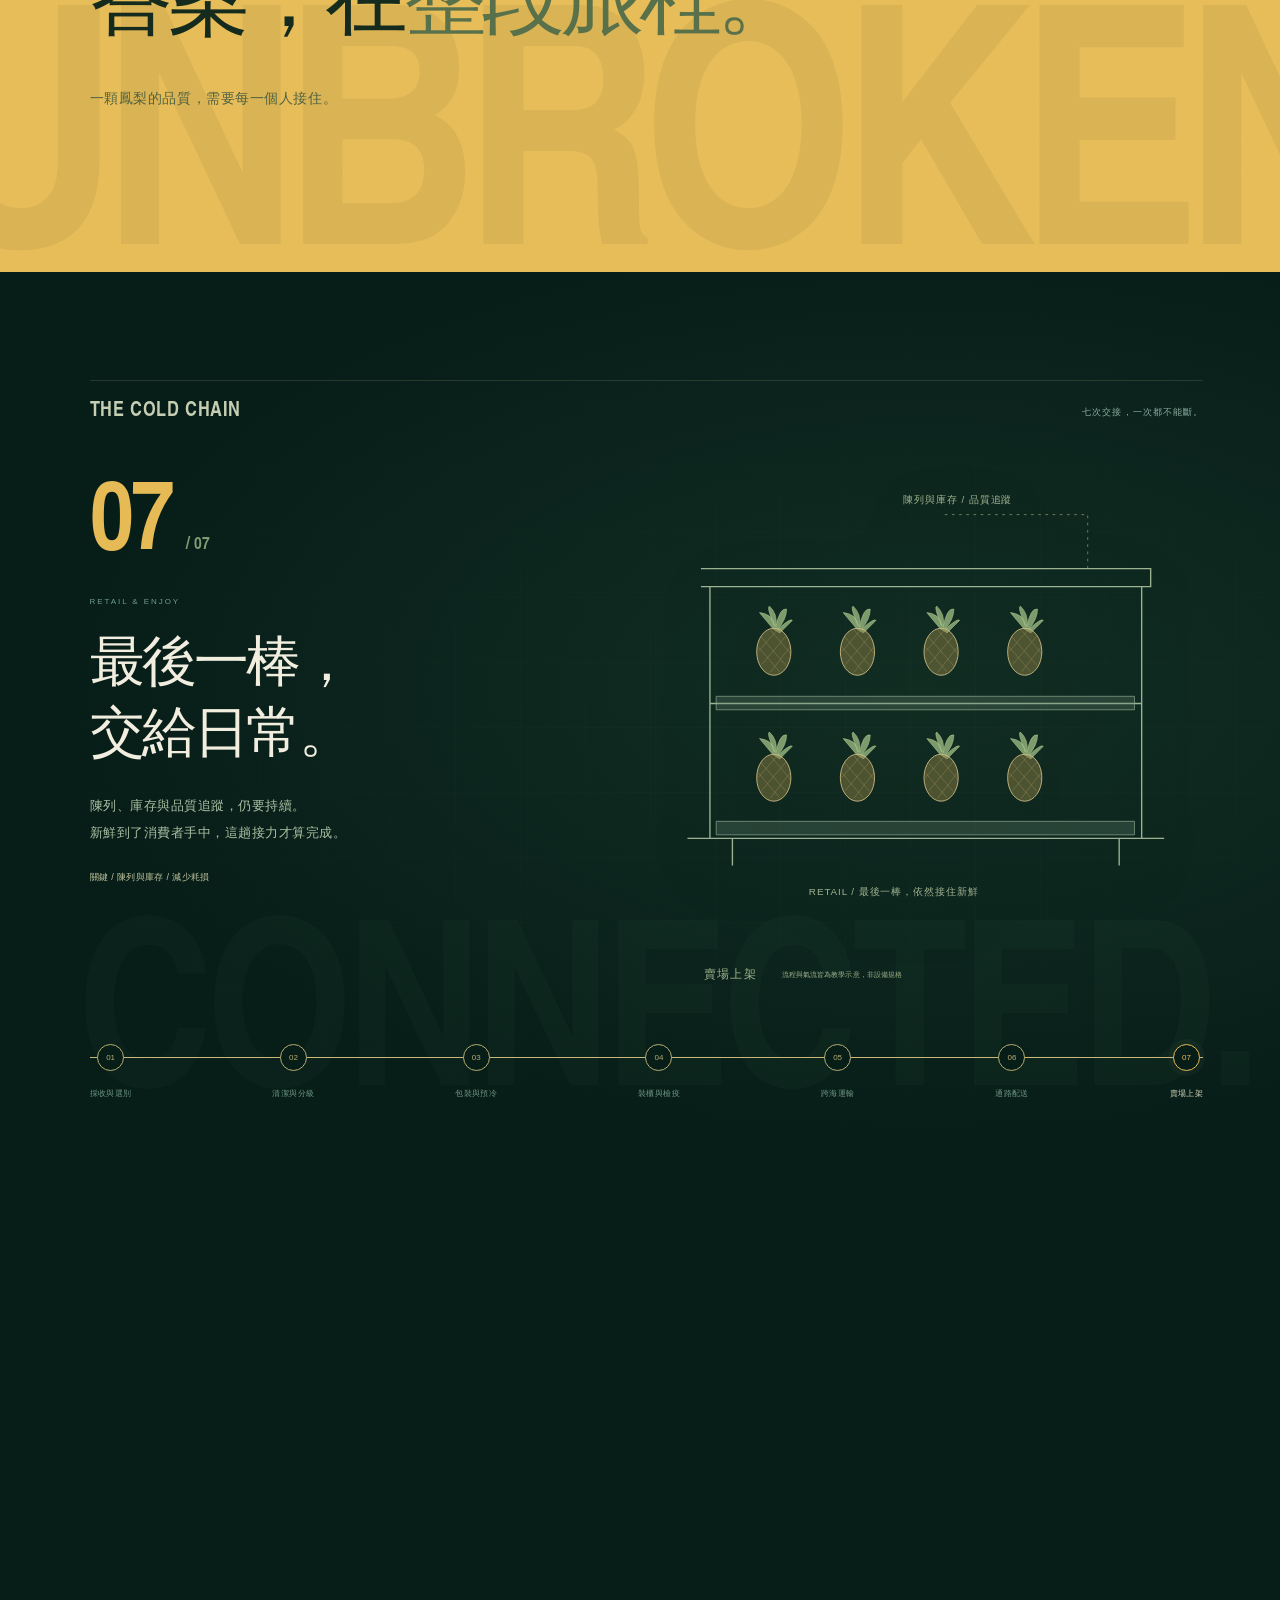
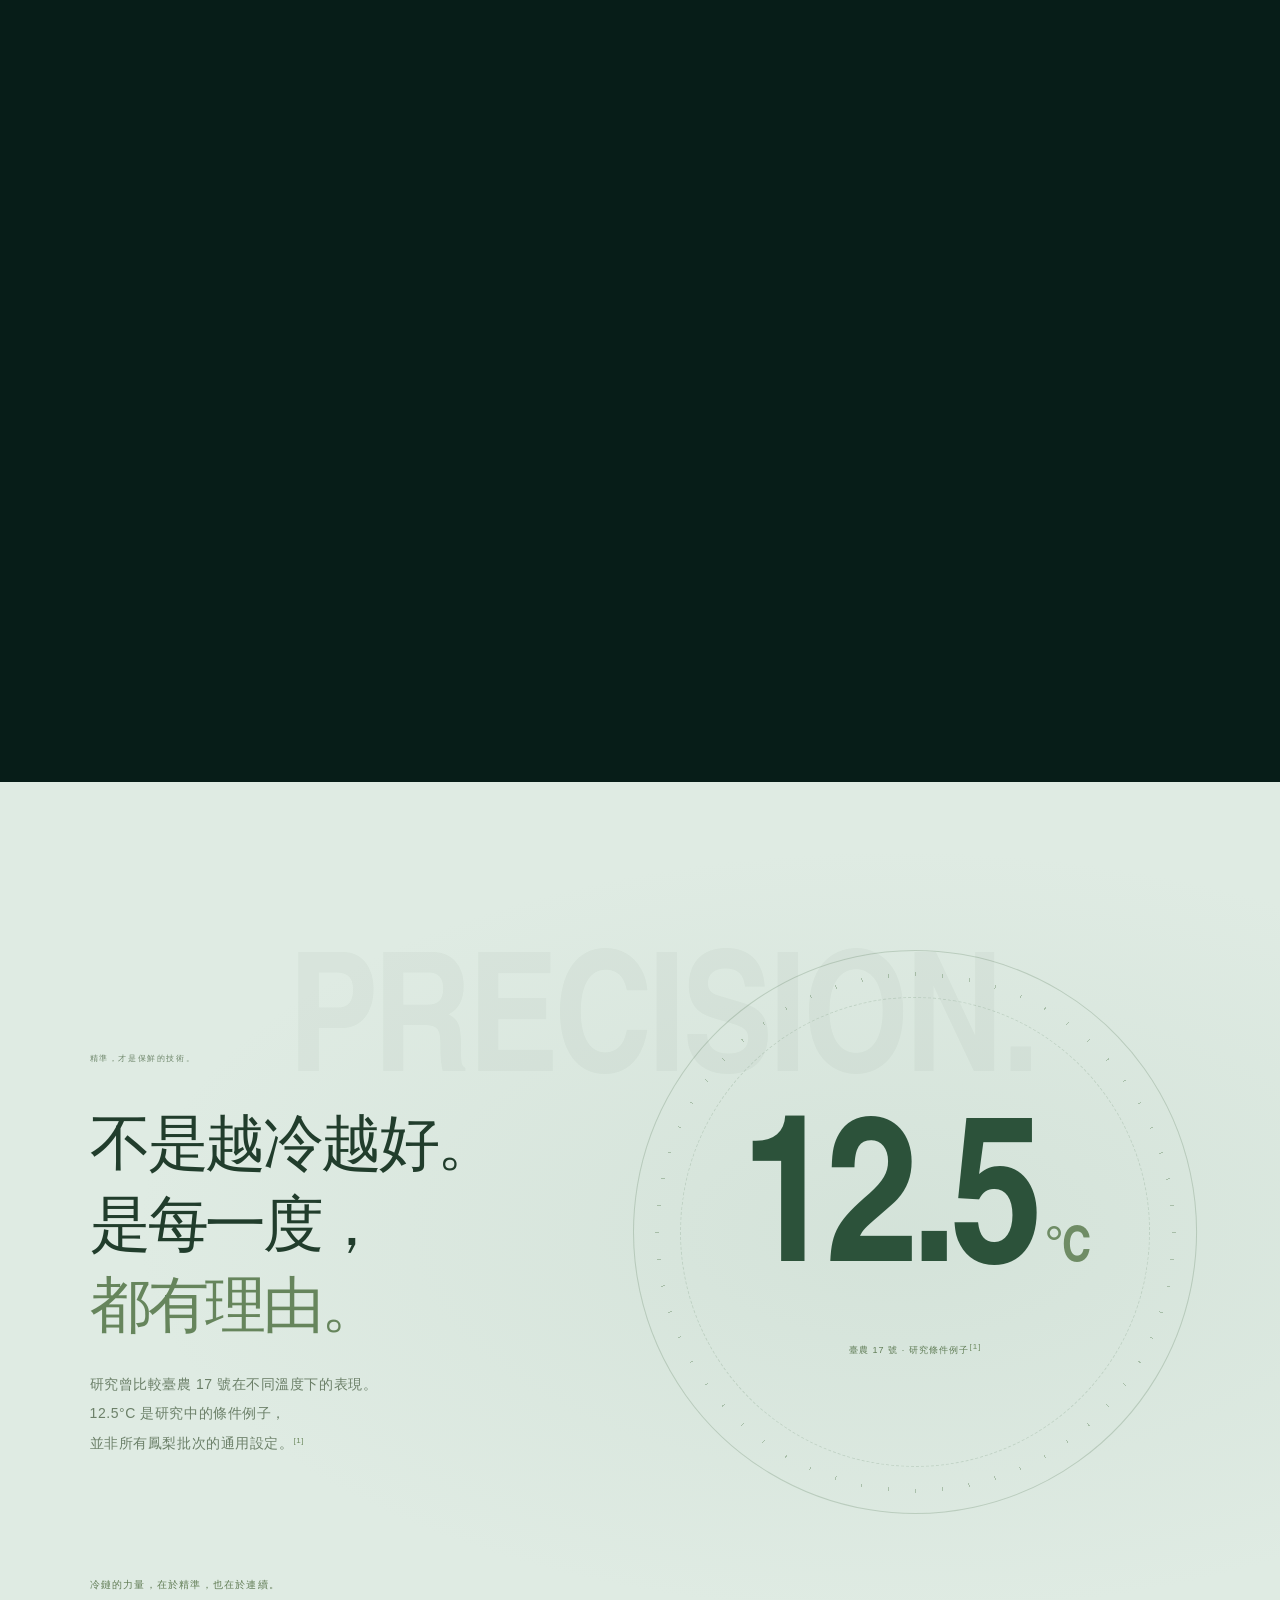
<file: projects/coldchain/index.html>
<!doctype html><html lang="zh-Hant"><head><meta charset="utf-8"><meta name="viewport" content="width=device-width,initial-scale=1"><meta name="theme-color" content="#071e1d"><title>一顆鳳梨的遠行｜金鳳出航</title><meta name="description" content="捲動，跟著一顆臺灣鳳梨穿越海洋。從黑心危機到七站冷鏈，讓技術成為故事的轉折。"><meta property="og:title" content="一顆鳳梨的遠行｜金鳳出航"><meta property="og:description" content="一部由你的捲動推進的冷鏈故事。"><link rel="icon" href="assets/captain.webp"><link rel="preload" href="assets/display-narrow.woff" as="font" type="font/woff" crossorigin><link rel="preload" href="assets/pineapple-sculpture.webp" as="image"><script>if(!location.hash||new URLSearchParams(location.search).has('intro')){document.documentElement.classList.add('js-prelude');window.__introSafety=setTimeout(function(){document.documentElement.classList.remove('js-prelude');document.documentElement.classList.add('story-ready');var l=document.getElementById('prelude'),m=document.querySelector('main');if(l)l.hidden=true;if(m)m.inert=false},8500)}</script><link rel="stylesheet" href="style.css"><script src="app.js" defer></script></head><body><section id="prelude" class="prelude" aria-label="故事開場"><div class="prelude-shutter prelude-upper"></div><div class="prelude-shutter prelude-lower"></div><div class="prelude-grain"></div><div class="prelude-header"><span>金鳳出航 <i>THE PINEAPPLE ODYSSEY</i></span><button id="skip-intro">略過開場 ↗</button></div><div class="prelude-giant" aria-hidden="true">FRESH.</div><div class="prelude-core" aria-hidden="true"><svg class="pine-construction" viewBox="0 0 400 560"><defs><clipPath id="loader-fruit-clip"><path d="M202 185C55 185 32 502 198 525 365 503 353 185 202 185Z"/></clipPath></defs><g class="construction-orbits"><ellipse cx="200" cy="340" rx="145" ry="176"/><ellipse cx="200" cy="340" rx="178" ry="109"/><path d="M10 340h380M200 150v390"/></g><g class="construction-form"><path class="draw-pine" pathLength="1" d="M199 191C152 158 109 83 109 83Q168 109 195 170Q149 46 159 46Q198 87 207 163Q196 60 223 18Q246 88 219 167Q261 52 284 62Q280 119 228 183Q302 105 318 128Q286 177 228 203M202 185C55 185 32 502 198 525 365 503 353 185 202 185Z"/><g class="construction-lattice" clip-path="url(#loader-fruit-clip)"><path d="m48 165 22-28 22 28-22 28Z"/><path d="m92 165 22-28 22 28-22 28Z"/><path d="m136 165 22-28 22 28-22 28Z"/><path d="m180 165 22-28 22 28-22 28Z"/><path d="m224 165 22-28 22 28-22 28Z"/><path d="m268 165 22-28 22 28-22 28Z"/><path d="m312 165 22-28 22 28-22 28Z"/><path d="m48 221 22-28 22 28-22 28Z"/><path d="m92 221 22-28 22 28-22 28Z"/><path d="m136 221 22-28 22 28-22 28Z"/><path d="m180 221 22-28 22 28-22 28Z"/><path d="m224 221 22-28 22 28-22 28Z"/><path d="m268 221 22-28 22 28-22 28Z"/><path d="m312 221 22-28 22 28-22 28Z"/><path d="m48 277 22-28 22 28-22 28Z"/><path d="m92 277 22-28 22 28-22 28Z"/><path d="m136 277 22-28 22 28-22 28Z"/><path d="m180 277 22-28 22 28-22 28Z"/><path d="m224 277 22-28 22 28-22 28Z"/><path d="m268 277 22-28 22 28-22 28Z"/><path d="m312 277 22-28 22 28-22 28Z"/><path d="m48 333 22-28 22 28-22 28Z"/><path d="m92 333 22-28 22 28-22 28Z"/><path d="m136 333 22-28 22 28-22 28Z"/><path d="m180 333 22-28 22 28-22 28Z"/><path d="m224 333 22-28 22 28-22 28Z"/><path d="m268 333 22-28 22 28-22 28Z"/><path d="m312 333 22-28 22 28-22 28Z"/><path d="m48 389 22-28 22 28-22 28Z"/><path d="m92 389 22-28 22 28-22 28Z"/><path d="m136 389 22-28 22 28-22 28Z"/><path d="m180 389 22-28 22 28-22 28Z"/><path d="m224 389 22-28 22 28-22 28Z"/><path d="m268 389 22-28 22 28-22 28Z"/><path d="m312 389 22-28 22 28-22 28Z"/><path d="m48 445 22-28 22 28-22 28Z"/><path d="m92 445 22-28 22 28-22 28Z"/><path d="m136 445 22-28 22 28-22 28Z"/><path d="m180 445 22-28 22 28-22 28Z"/><path d="m224 445 22-28 22 28-22 28Z"/><path d="m268 445 22-28 22 28-22 28Z"/><path d="m312 445 22-28 22 28-22 28Z"/><path d="m48 501 22-28 22 28-22 28Z"/><path d="m92 501 22-28 22 28-22 28Z"/><path d="m136 501 22-28 22 28-22 28Z"/><path d="m180 501 22-28 22 28-22 28Z"/><path d="m224 501 22-28 22 28-22 28Z"/><path d="m268 501 22-28 22 28-22 28Z"/><path d="m312 501 22-28 22 28-22 28Z"/><path d="m48 557 22-28 22 28-22 28Z"/><path d="m92 557 22-28 22 28-22 28Z"/><path d="m136 557 22-28 22 28-22 28Z"/><path d="m180 557 22-28 22 28-22 28Z"/><path d="m224 557 22-28 22 28-22 28Z"/><path d="m268 557 22-28 22 28-22 28Z"/><path d="m312 557 22-28 22 28-22 28Z"/></g><path d="M200 192Q125 343 200 525Q275 340 200 192Z"/><ellipse cx="200" cy="340" rx="109" ry="35"/><ellipse cx="200" cy="400" rx="111" ry="35"/></g><g class="construction-ticks"><path d="M25 170v-15h15m320 0h15v15M25 515v15h15m320 0h15v-15"/><text x="29" y="147">01 / ORIGIN</text><text x="258" y="550">ANANAS COMOSUS</text></g></svg><span class="prelude-orbit-label">FROM A FIELD.<br>TO THE WORLD.</span></div><div class="prelude-baseline"><div><span id="intro-stage" role="status" aria-live="polite">建立輪廓</span><small id="intro-context">PREPARING THE JOURNEY</small></div><div class="prelude-counter" aria-hidden="true"><span id="intro-number">000</span><i>%</i></div></div><div class="prelude-meter" id="intro-meter" role="progressbar" aria-label="開場與素材準備進度" aria-valuemin="0" aria-valuemax="100" aria-valuenow="0"><i></i></div></section><div class="cursor-halo" aria-hidden="true"><span>SCROLL</span></div>
<a class="skip" href="#origin">跳至故事</a><div class="film-grain" aria-hidden="true"></div>
<div class="film-title" aria-hidden="true"><svg viewBox="0 0 40 54" aria-hidden="true"><path d="M20 18 7 4l12 6L21 0l5 12L38 5 27 21"/><path d="M20 18C1 18-3 51 20 53 43 50 39 18 20 18Z"/><path d="m8 26 23 18M5 37l18 14M19 20l17 15M31 25 8 44M35 36 20 51M20 19 5 35"/></svg><span>金鳳出航</span><small>THE PINEAPPLE ODYSSEY</small></div>
<div class="film-edition" aria-hidden="true">TAIWAN · A COLD CHAIN STORY</div>
<div class="story-position" aria-hidden="true"><span id="chapter-position">序幕</span><i><b id="story-progress"></b></i><small id="story-percent">00</small></div>
<main>
<section class="opening" id="home" data-chapter="序幕"><div class="opening-image"></div><div class="hero-floor" aria-hidden="true"></div><div class="hero-display" aria-hidden="true"><span>FRESH</span><span class="hero-display-outline">FRESH</span></div><div class="hero-object" role="img" aria-label="金鑽鳳梨的凝結水珠與立體光影"><img src="assets/pineapple-sculpture.webp" alt="" width="1024" height="1536" fetchpriority="high"></div><div class="hero-display-front" aria-hidden="true">FRESH</div><div class="hero-registration" aria-hidden="true"><span>01—07</span><i></i><span>KEEP IT CONNECTED.</span></div><div class="opening-type"><p class="overline">TAIWAN → THE WORLD / 一顆鳳梨的遠行</p><h1><span class="line-mask"><span class="line-rise">新鮮，</span></span><span class="line-mask"><span class="line-rise">從不只是<em>距離。</em></span></span></h1><p class="opening-sub">一場跨海遠行。七次不能中斷的接力。<br>從果園，到果心，重新看見冷鏈的力量。</p></div><div class="hero-side-note"><b>THE<br>COLD<br>CHAIN.</b><span>一段關於溫度、信任與未來的故事</span></div><a class="begin-scroll" href="#origin"><span>向下捲動 · 讓故事發生</span><i>↘</i></a><span class="opening-credit">THE PINEAPPLE ODYSSEY / 2026</span></section>
<section class="field-scene" id="origin" data-chapter="01 / 出發"><div class="field-photo" role="img" aria-label="臺灣鳳梨田"></div><div class="field-shade"></div><span class="field-giant" aria-hidden="true">ORIGIN.</span><div class="field-caption"><span class="scene-index reveal">01 — 出發之前</span><h2 class="reveal" aria-label="故事，從這片土地開始。"><span class="line-mask" aria-hidden="true"><span class="line-rise" style="--line:0">故事，</span></span><span class="line-mask" aria-hidden="true"><span class="line-rise" style="--line:1">從這片土地開始。</span></span></h2><p class="reveal">我是金鳳董，一顆來自臺南的金鑽鳳梨。<br>從田裡到世界的餐桌，<br>我想帶去的，是一口完整的臺灣風味。</p><small class="reveal">金鳳董為敘事角色</small></div><span class="location-type">TAINAN, TAIWAN <i>23°N · 120°E</i></span></section>
<div class="story-prose"><p class="reveal">從加工罐頭到鮮食外銷，臺灣鳳梨走了很長一段路。<br>臺農 17 號「金鑽鳳梨」的細緻香甜，讓世界看見另一種可能。</p><p class="reveal">但風味，是出發的理由。<br><strong>能不能把它完整留下，才是遠行的考驗。</strong></p></div>
<section class="scroll-scene heat-scene" id="harvest" data-chapter="01 / 出發" style="--duration:210"><div class="scene-sticky"><div class="heat-grid" aria-hidden="true"></div><div class="heat-visual" aria-hidden="true"><div class="thermal-ring ring-a"></div><div class="thermal-ring ring-b"></div><div class="thermal-ring ring-c"></div><img src="assets/hero.webp" alt="" width="1536" height="1024"><div class="thermal-cross x"></div><div class="thermal-cross y"></div><span class="thermal-label top">FIELD HEAT</span><span class="thermal-label bottom">田間熱 · 需要被帶走的熱</span></div><div class="scene-copy"><span class="scene-index">採收時刻 / THE COUNTDOWN</span><div class="copy-phases"><div class="copy-phase active"><h2>被採下來的那一刻，<br><em>倒數就開始了。</em></h2><p>離開土地，果實仍在呼吸。<br>田間累積的熱，也一起被帶上旅程。</p></div><div class="copy-phase"><h2>新鮮，<br>不會自己<em>等我們。</em></h2><p>及時散熱、減少碰撞、做好採後處理。<br>真正的保鮮，從上船以前就開始。</p></div></div></div><div class="scene-foot"><span>果實生理與田間熱 · 概念視覺</span><span>繼續捲動 ↓</span></div></div></section>
<section class="scroll-scene ocean-scene" id="voyage" data-chapter="02 / 跨海" style="--duration:240"><div class="scene-sticky"><svg class="ocean-chart" viewBox="0 0 1440 900" preserveAspectRatio="xMidYMid slice" aria-hidden="true"><defs><pattern id="chart-grid" width="90" height="90" patternUnits="userSpaceOnUse"><path d="M90 0H0V90" fill="none" stroke="#8aa6a2" stroke-opacity=".09"/></pattern><linearGradient id="water" x2="0" y2="1"><stop stop-color="#061c23"/><stop offset="1" stop-color="#123e43"/></linearGradient></defs><rect width="1440" height="900" fill="url(#water)"/><rect width="1440" height="900" fill="url(#chart-grid)"/><g fill="none" stroke="#5c9995" stroke-opacity=".14"><path d="M-200 720Q200 380 600 680T1600 570"/><path d="M-200 760Q200 420 600 720T1600 610"/><path d="M-200 800Q200 460 600 760T1600 650"/><path d="M-200 840Q200 500 600 800T1600 690"/><path d="M-200 880Q200 540 600 840T1600 730"/><ellipse cx="1110" cy="360" rx="200" ry="180"/><ellipse cx="1110" cy="360" rx="230" ry="210"/></g><path d="M320 660Q780 820 1140 200" fill="none" stroke="#d6d5a0" stroke-opacity=".3" stroke-dasharray="3 10"/><path id="journey-line" d="M320 660Q780 820 1140 200" fill="none" stroke="#d9c17e" stroke-width="2" pathLength="1" stroke-dasharray="1" stroke-dashoffset="1"/><g fill="#8eab8c"><path d="m310 620 20 13-16 53-19 25-12-19 12-42Z"/><path d="m1096 202 30-15 14-40 26 2-15 35-20 17-4 23-22 15-20-16Z"/></g><g fill="#b8ccc3" font-size="12" letter-spacing="3"><text x="255" y="747">TAIWAN</text><text x="1165" y="176">JAPAN</text></g><g id="cargo-ship"><ellipse cx="0" cy="20" rx="160" ry="35" fill="#88ccc2" opacity=".04"/><path d="M-150 10Q-115 16-60 16H135l-40 35H-90Z" fill="#183e42" stroke="#83aaa2" stroke-width="1.5"/><path d="m-128 10 37-32H111l24 38H-60Z" fill="#174247" stroke="#769a90"/><g fill="#395e57" stroke="#9cae8a" stroke-width="1"><path d="m-75-18 28-17 39 1-27 17Z"/><path d="M-75-18v29l40 1v-30Z"/><path d="m-35-18 27-16v29L-35 12Z"/><path d="m-22-18 28-17 39 1-27 17Z"/><path d="M-22-18v29l40 1v-30Z"/><path d="m18-18 27-16v29L18 12Z"/></g><g fill="#b09c64" stroke="#d1c28b" stroke-width="1"><path d="m36-18 28-17 39 1-27 17Z"/><path d="M36-18v29l40 1v-30Z"/><path d="m76-18 27-16v29L76 12Z"/></g><path d="M-116-25h29V6h-29Z" fill="#a6baaa"/><path d="M-120-29h38v8h-38Z" fill="#c0d0b5"/><path d="M-108-49h7v20h-7Z" fill="#c5c3a0"/><path d="M-114-16h24" stroke="#223f38" stroke-width="3"/></g></svg><div class="ocean-horizon" aria-hidden="true"></div><div class="scene-copy ocean-copy"><span class="scene-index">02 — 跨海 / THE DISTANCE</span><div class="copy-phases"><div class="copy-phase active"><h2>我以為，<br>搭上冷藏船，<br>就能<em>留住新鮮。</em></h2><p>市場走向更遠的地方。<br>保鮮，也要走過更長的路。</p></div><div class="copy-phase"><h2>直到抵達彼岸，<br>這份金黃，<br><em>被切開的那一刻。</em></h2><p>真正的考驗，藏在果心裡。</p></div></div></div><div class="scene-foot"><span>臺灣 → 日本 · 故事航線示意</span><span>繼續捲動 ↓</span></div></div></section>
<section class="scroll-scene crisis-scene" id="crisis" data-chapter="03 / 裂痕" style="--duration:220"><div class="scene-sticky"><span class="crisis-background-word" aria-hidden="true">INSIDE.</span><div class="cutaway-visual"><svg class="fruit-scan" viewBox="0 0 380 480" role="img" aria-label="鳳梨剖面褐化示意圖"><defs><radialGradient id="flesh"><stop stop-color="#ffe8a0"/><stop offset=".7" stop-color="#eac258"/><stop offset="1" stop-color="#a87e31"/></radialGradient><radialGradient id="brown"><stop stop-color="#2b160e"/><stop offset=".7" stop-color="#694121"/><stop offset="1" stop-color="#a37a34" stop-opacity="0"/></radialGradient><pattern id="fruit-texture" width="21" height="25" patternUnits="userSpaceOnUse"><path d="m10 0 10 12-10 12L0 12Z" fill="none" stroke="#fcdf8d" stroke-opacity=".2"/></pattern><clipPath id="fruit-clip"><ellipse cx="190" cy="293" rx="110" ry="152"/></clipPath></defs><g fill="#5c7c4c" stroke="#829459" stroke-width="1"><path d="M190 160Q96 50 101 58Q157 71 190 137Q136 18 148 21Q186 59 193 135Q184 25 204 6Q223 72 204 137Q242 28 263 32Q254 102 208 157Q280 74 290 90Q261 145 211 169Z"/></g><ellipse cx="190" cy="293" rx="116" ry="158" fill="#847c36"/><ellipse cx="190" cy="293" rx="110" ry="152" fill="url(#flesh)"/><g clip-path="url(#fruit-clip)"><rect x="78" y="139" width="224" height="310" fill="url(#fruit-texture)"/><path d="M183 151Q166 284 181 440h22Q217 280 198 151Z" fill="#f0d998" opacity=".8"/><g class="brown-core" id="brown-core"><ellipse cx="192" cy="300" rx="62" ry="104" fill="url(#brown)"/></g></g><path class="crosshair" d="M90 300H294" stroke="#97f5c8" opacity=".7"/><circle cx="192" cy="300" r="53" stroke="#e4b65d" stroke-dasharray="4 4" fill="none"/><path d="m244 284 50-26h44" stroke="#c5ac67" fill="none"/><text x="288" y="247" font-size="12" fill="#e6c87d">果心褐化</text></svg></div><div class="scene-copy"><span class="scene-index">03 — 看不見的裂痕 / INTERNAL BROWNING</span><div class="copy-phases"><div class="copy-phase active"><h2>外表，<br>還是一片金黃。</h2><p>切開之前，沒有人看見變化。</p></div><div class="copy-phase"><h2>裡面，<br>卻已經<em>變了。</em></h2><p>果心褐化，讓一場遠行變成品質危機。<br>受損的，不只是一顆鳳梨，<br>還有消費者對臺灣水果的信任。</p></div></div></div><div class="cutaway-tag">內部褐化<br><small>概念剖面，非檢測影像</small></div><div class="scene-foot"><span>外銷日本的品質挑戰</span><span>繼續捲動 ↓</span></div></div></section>
<div class="story-prose crisis-note"><span class="scene-index reveal">危機背後的生理機制</span><p class="reveal">「黑心」常用來描述內部褐化。<br>它與品種、成熟度、低溫暴露及貯藏時間等因素有關，<br><strong>並非只由「田間熱沒有散掉」造成。</strong></p><p class="reveal">鳳梨是寒害敏感的熱帶水果。<br>冷藏很重要，但更冷，未必更好。<sup>[1][2]</sup></p></div>
<section class="turning-point" data-chapter="04 / 解方"><div class="turning-word" aria-hidden="true">UNBROKEN.</div><div class="turning-line reveal"></div><p class="overline reveal">回到臺灣，重新找答案。</p><h2 class="reveal" aria-label="問題不在一艘船。答案，在整段旅程。"><span class="line-mask" aria-hidden="true"><span class="line-rise" style="--line:0">問題不在一艘船。</span></span><span class="line-mask" aria-hidden="true"><span class="line-rise" style="--line:1">答案，在<em>整段旅程。</em></span></span></h2><p class="reveal">一顆鳳梨的品質，需要每一個人接住。</p></section>
<section class="cold-sequence" id="cold-chain" data-chapter="04 / 解方"><a class="skip" href="#precision">跳過七站冷鏈演示</a><div class="cold-sticky"><div class="cold-grid" aria-hidden="true"></div><span class="cold-giant" aria-hidden="true">CONNECTED.</span><div class="sequence-heading"><span>THE COLD CHAIN</span><small>七次交接，一次都不能斷。</small></div><div class="sequence-copy"><span class="sequence-count"><b id="stage-number">01</b><i>/ 07</i></span><div class="sequence-phases"><div class="sequence-phase active"><span class="overline">HARVEST & SELECT</span><h3>把好起點，<br>留給旅程。</h3><p>依外銷需求掌握成熟度，採收後移至陰涼處。<br>避免碰撞傷害，是保護品質的第一步。</p><small>關鍵 / 成熟度 / 機械傷害</small></div><div class="sequence-phase "><span class="overline">CLEAN & GRADE</span><h3>每一顆，<br>都要先被看見。</h3><p>清潔果實，依大小、外觀與品質分級。<br>將不適合長程運送的果實先行區分。</p><small>關鍵 / 品質篩選 / 一致管理</small></div><div class="sequence-phase "><span class="overline">PACK & PRE-COOL</span><h3>讓冷，<br>真正進到果心。</h3><p>壓差預冷藉由氣流帶走熱量。<br>確認果心達到驗證目標，而不只是外表變冷。</p><small>關鍵 / 排除田間熱 / 果心溫度</small></div><div class="sequence-phase "><span class="overline">LOAD & INSPECT</span><h3>冷卻之後，<br>更不能鬆手。</h3><p>預冷、裝櫃與檢疫作業需要銜接。<br>避免回溫，也要兼顧氣流與目的地檢疫要求。</p><small>關鍵 / 避免回溫 / 交接管理</small></div><div class="sequence-phase "><span class="overline">OVERSEAS TRANSPORT</span><h3>讓新鮮，<br>一路在線。</h3><p>貨櫃維持合適的貯運環境，並持續記錄。<br>它負責維持溫度，無法取代前端預冷。</p><small>關鍵 / 時間與溫度 / 異常處理</small></div><div class="sequence-phase "><span class="overline">LOCAL DISTRIBUTION</span><h3>抵達，<br>還不是終點。</h3><p>從入境倉儲接續到冷鏈配送車。<br>縮短等待，讓不同業者之間的交接有跡可循。</p><small>關鍵 / 倉儲銜接 / 配送紀錄</small></div><div class="sequence-phase "><span class="overline">RETAIL & ENJOY</span><h3>最後一棒，<br>交給日常。</h3><p>陳列、庫存與品質追蹤，仍要持續。<br>新鮮到了消費者手中，這趟接力才算完成。</p><small>關鍵 / 陳列與庫存 / 減少耗損</small></div></div></div><div class="technical-stage" id="technical-stage"><svg class="technical-visual" viewBox="0 0 740 540" role="img" aria-labelledby="technical-title"><title id="technical-title">七站冷鏈技術概念圖</title><defs><symbol id="pine-symbol" viewBox="0 0 60 100"><path d="M30 34Q8 8 10 10Q29 12 31 29Q19 1 24 1Q36 12 33 30Q38 3 48 5Q48 19 36 33Q54 17 56 21L38 39" fill="#7c9b6d" stroke="#b5cb91" stroke-width=".7"/><ellipse cx="30" cy="65" rx="24" ry="33" fill="#9a8747" fill-opacity=".45" stroke="#d4c08a" stroke-width="1.2"/><path d="m12 44 35 40M8 58l30 35M25 34l28 33M47 43 13 83M53 58 25 94M35 34 8 65" fill="none" stroke="#bfa86a" stroke-opacity=".5" stroke-width=".8"/></symbol><marker id="arrow-flow" markerWidth="7" markerHeight="7" refX="4" refY="3" orient="auto"><path d="m0 0 5 3-5 3" fill="none" stroke="#9cdde0" stroke-width="1"/></marker></defs><g class="drawing active" data-drawing="0"><path d="M45 407Q185 347 330 407T710 402" class="land-line"/><use href="#pine-symbol" x="100" y="195" width="70" height="115.5"/><use href="#pine-symbol" x="240" y="195" width="70" height="115.5"/><use href="#pine-symbol" x="380" y="195" width="70" height="115.5"/><use href="#pine-symbol" x="520" y="195" width="70" height="115.5"/><circle cx="415" cy="273" r="73" class="selection-ring"/><path d="M415 200V125H570" class="leader"/><text x="510" y="110" class="diagram-label">成熟度評估</text><text x="280" y="458" class="diagram-label">HARVEST / 減少碰撞，及時散熱</text></g><g class="drawing " data-drawing="1"><path d="M60 320h600v35H60Z" class="machine-fill"/><path d="M80 355v70m550-70v70M100 320v35m50-35v35m50-35v35m50-35v35m50-35v35m50-35v35m50-35v35m50-35v35m50-35v35m50-35v35m50-35v35" class="structure"/><use href="#pine-symbol" x="110" y="205" width="63" height="103.94999999999999"/><use href="#pine-symbol" x="265" y="205" width="63" height="103.94999999999999"/><use href="#pine-symbol" x="420" y="205" width="63" height="103.94999999999999"/><path d="M290 112v58m-80-22h160m-120 0v18m40-18v18m40-18v18" class="structure"/><g class="water-drops"><path d="m250 180-4 13m44-13-3 13m43-13-2 13"/></g><path d="m545 255 60-47h70" class="leader"/><text x="565" y="193" class="diagram-label">分級選別</text><text x="250" y="458" class="diagram-label">CLEAN / 清潔並確認果實品質</text></g><g class="drawing " data-drawing="2"><path d="M100 162 190 104h420v250l-90 60H100Z" class="chamber-body"/><path d="M100 162h420v252H100Z" class="chamber-front"/><path d="m520 162 90-58M520 414l90-60" class="structure"/><path d="M147 225h310v130H147Z" class="package"/><use href="#pine-symbol" x="185" y="221" width="52" height="85.8"/><use href="#pine-symbol" x="270" y="221" width="52" height="85.8"/><use href="#pine-symbol" x="355" y="221" width="52" height="85.8"/><path d="M160 245h20m40 0h35m40 0h35m40 0h35m40 0h20M160 335h295" class="package-vents"/><g class="flow-lines"><path d="M20 201h120q30-20 70 0h300l100 0h70"/><path d="M20 288h125m92 0h32m54 0h30m56 0h95l100 0h70"/><path d="M20 376h500l90-38h70"/></g><path d="M298 300v150h195" class="leader"/><circle cx="298" cy="288" r="8" class="sensor-dot"/><text x="370" y="477" class="diagram-label">確認果心溫度</text><text x="18" y="145" class="diagram-label">冷卻氣流 →</text><text x="540" y="70" class="diagram-label">帶走熱量</text></g><g class="drawing " data-drawing="3"><path d="m95 190 95-55h420v245l-95 58H95Z" class="chamber-body"/><path d="M95 190h420v248H95Z" class="chamber-front"/><path d="m515 190 95-55m-95 303 95-58M125 218h360v190H125Z" class="structure"/><path d="M145 230v165" class="container-rib"/><path d="M169 230v165" class="container-rib"/><path d="M193 230v165" class="container-rib"/><path d="M217 230v165" class="container-rib"/><path d="M241 230v165" class="container-rib"/><path d="M265 230v165" class="container-rib"/><path d="M289 230v165" class="container-rib"/><path d="M313 230v165" class="container-rib"/><path d="M337 230v165" class="container-rib"/><path d="M361 230v165" class="container-rib"/><path d="M385 230v165" class="container-rib"/><path d="M409 230v165" class="container-rib"/><path d="M433 230v165" class="container-rib"/><path d="M457 230v165" class="container-rib"/><path d="M280 220v190m18-103h12m-48 0h12" class="structure"/><rect x="330" y="85" width="225" height="48" rx="2" class="readout-box"/><text x="352" y="114" class="diagram-label">交接中 / 避免回溫</text><path d="M370 133v57" class="leader"/><path d="M90 185H520V442H90Z" class="cargo-scan"/><text x="205" y="480" class="diagram-label">LOAD / 貨櫃、檢疫、氣流與銜接</text></g><g class="drawing " data-drawing="4"><path d="M55 342h610l-75 70H160Z" class="ship-hull"/><path d="m90 342 65-45h400l110 45" class="structure"/><path d="M200 237h100v99H200Z" class="cargo-box"/><path d="M215 247v80m20-80v80m20-80v80m20-80v80" class="container-rib"/><path d="M310 237h100v99H310Z" class="cargo-box"/><path d="M325 247v80m20-80v80m20-80v80m20-80v80" class="container-rib"/><path d="M420 237h100v99H420Z" class="cargo-box"/><path d="M435 247v80m20-80v80m20-80v80m20-80v80" class="container-rib"/><path d="M110 246h70v92h-70Zm-6-10h83v20h-83m30-20v-40h18v40" class="structure"/><path d="M25 432Q125 415 225 432T425 432T725 432M25 448Q125 431 225 448T425 448T725 448" class="sea-lines"/><path d="M420 230V120H590" class="leader"/><text x="430" y="104" class="diagram-label">持續記錄 / 溫度與時間</text><path class="trace-line" d="M280 185h30l15-12 18 17 16-9h130"/><text x="220" y="493" class="diagram-label">TRANSPORT / 維持適溫，追蹤異常</text></g><g class="drawing " data-drawing="5"><path d="M100 187h362v191H100Z" class="chamber-front"/><path d="m100 187 55-37h360l-53 37m0 0 53-37v190l-53 38" class="structure"/><path d="M462 270h85l79 70v38H462Z" class="truck-body"/><path d="M482 286h52l45 43h-97Z" class="truck-window"/><circle cx="183" cy="387" r="35" class="wheel"/><circle cx="183" cy="387" r="15" class="wheel-inner"/><circle cx="547" cy="387" r="35" class="wheel"/><circle cx="547" cy="387" r="15" class="wheel-inner"/><path d="M70 431h590" class="land-line"/><use href="#pine-symbol" x="230" y="220" width="70" height="115.5"/><path d="M276 231V110H440" class="leader"/><text x="320" y="95" class="diagram-label">冷鏈配送 / 交接紀錄</text><path d="M105 460h120m55 0h120m55 0h120" class="road-dashes"/><text x="210" y="498" class="diagram-label">DISTRIBUTION / 抵達後，持續接力</text></g><g class="drawing " data-drawing="6"><path d="M120 150h480v280H120Zm-10 0h500v-20H110m10 150h480M95 430h530M145 430v30m430-30v30" class="structure"/><use href="#pine-symbol" x="167" y="171" width="48" height="79.19999999999999"/><use href="#pine-symbol" x="260" y="171" width="48" height="79.19999999999999"/><use href="#pine-symbol" x="353" y="171" width="48" height="79.19999999999999"/><use href="#pine-symbol" x="446" y="171" width="48" height="79.19999999999999"/><use href="#pine-symbol" x="167" y="311" width="48" height="79.19999999999999"/><use href="#pine-symbol" x="260" y="311" width="48" height="79.19999999999999"/><use href="#pine-symbol" x="353" y="311" width="48" height="79.19999999999999"/><use href="#pine-symbol" x="446" y="311" width="48" height="79.19999999999999"/><path d="M127 272h465v15H127Zm0 139h465v15H127Z" class="shelf-edge"/><path d="M540 130V70h-160" class="leader"/><text x="335" y="57" class="diagram-label">陳列與庫存 / 品質追蹤</text><text x="230" y="493" class="diagram-label">RETAIL / 最後一棒，依然接住新鮮</text></g></svg></div><div class="sequence-foot"><span id="stage-name">採收與選別</span><small>流程與氣流皆為教學示意，非設備規格</small></div><div class="chain-rail" aria-label="七站冷鏈的敘事進度"><div class="rail-line"><i></i></div><span class="rail-stop active"><b>01</b><small>採收與選別</small></span><span class="rail-stop "><b>02</b><small>清潔與分級</small></span><span class="rail-stop "><b>03</b><small>包裝與預冷</small></span><span class="rail-stop "><b>04</b><small>裝櫃與檢疫</small></span><span class="rail-stop "><b>05</b><small>跨海運輸</small></span><span class="rail-stop "><b>06</b><small>通路配送</small></span><span class="rail-stop "><b>07</b><small>賣場上架</small></span></div></div><div class="sequence-transcript"><h3>七站冷鏈流程</h3><article><span>01 · 採收與選別</span><h4>把好起點，留給旅程。</h4><p>依外銷需求掌握成熟度，採收後移至陰涼處。避免碰撞傷害，是保護品質的第一步。</p></article><article><span>02 · 清潔與分級</span><h4>每一顆，都要先被看見。</h4><p>清潔果實，依大小、外觀與品質分級。將不適合長程運送的果實先行區分。</p></article><article><span>03 · 包裝與預冷</span><h4>讓冷，真正進到果心。</h4><p>壓差預冷藉由氣流帶走熱量。確認果心達到驗證目標，而不只是外表變冷。</p></article><article><span>04 · 裝櫃與檢疫</span><h4>冷卻之後，更不能鬆手。</h4><p>預冷、裝櫃與檢疫作業需要銜接。避免回溫，也要兼顧氣流與目的地檢疫要求。</p></article><article><span>05 · 跨海運輸</span><h4>讓新鮮，一路在線。</h4><p>貨櫃維持合適的貯運環境，並持續記錄。它負責維持溫度，無法取代前端預冷。</p></article><article><span>06 · 通路配送</span><h4>抵達，還不是終點。</h4><p>從入境倉儲接續到冷鏈配送車。縮短等待，讓不同業者之間的交接有跡可循。</p></article><article><span>07 · 賣場上架</span><h4>最後一棒，交給日常。</h4><p>陳列、庫存與品質追蹤，仍要持續。新鮮到了消費者手中，這趟接力才算完成。</p></article></div></section>
<section class="scroll-scene precision-scene" id="precision" data-chapter="04 / 解方" style="--duration:210"><div class="scene-sticky"><div class="precision-orbit" aria-hidden="true"><span class="precision-giant" aria-hidden="true">PRECISION.</span><div class="precision-ring"></div><div class="precision-ring inner"></div><div class="precision-ticks"></div><span class="research-temperature">12.5<small>°C</small></span><span class="temperature-label">臺農 17 號 · 研究條件例子<sup>[1]</sup></span></div><div class="scene-copy"><span class="scene-index">精準，才是保鮮的技術。</span><div class="copy-phases"><div class="copy-phase active"><h2>不是越冷越好。<br>是每一度，<br><em>都有理由。</em></h2><p>研究曾比較臺農 17 號在不同溫度下的表現。<br>12.5°C 是研究中的條件例子，<br>並非所有鳳梨批次的通用設定。<sup>[1]</sup></p></div><div class="copy-phase"><h2>溫度 × 時間<br><em>× 果實特性。</em></h2><p>品種、成熟度、季節與貯運期都會影響結果。<br>實務需要經驗證的 SOP、果心溫度紀錄，<br>以及每一次交接的確實執行。<sup>[1][2]</sup></p></div></div></div><span class="precision-bottom">冷鏈的力量，在於精準，也在於連續。</span></div></section>
<section class="field-voices" id="people" data-chapter="04 / 解方"><div class="facility-photo" aria-hidden="true"></div><div class="voice-text"><span class="scene-index reveal">回到現場 / VOICES FROM THE FIELD</span><h2 class="reveal" aria-label="再好的設備，也需要人的接力。"><span class="line-mask" aria-hidden="true"><span class="line-rise" style="--line:0">再好的設備，</span></span><span class="line-mask" aria-hidden="true"><span class="line-rise" style="--line:1">也需要<em>人的接力。</em></span></span></h2><div class="voice reveal"><p>規範，必須是每一個環節<br>都能共同執行與配合的規範。</p><span>劉育姍<small>受訪時職稱：農科院農政中心主任</small></span><button class="footage-link" data-video="dVNWXPAvIpg" data-title="訪談｜冷鏈面臨的困境">聽現場的聲音 ↗</button></div><div class="voice reveal"><p>預冷之後到裝櫃之間，<br>要做到不斷鏈，就需要無縫銜接。</p><span>何秉洋<small>受訪時職稱：龍潭合作社主席</small></span></div><p class="voice-note reveal">以上為訪談重點摘要，非逐字引述。</p></div></section>
<div class="story-prose outcome"><span class="scene-index reveal">接力的另一端</span><p class="reveal">從農民輔導、育種與採後訓練，<br>到冷鏈設備、溫度紀錄，再到穩定的外銷通路。</p><h2 class="reveal" aria-label="留住的，不只是一口甜。也是被重新建立的信任。"><span class="line-mask" aria-hidden="true"><span class="line-rise" style="--line:0">留住的，</span></span><span class="line-mask" aria-hidden="true"><span class="line-rise" style="--line:1">不只是一口甜。</span></span><span class="line-mask" aria-hidden="true"><span class="line-rise" style="--line:2"><em>也是被重新建立的信任。</em></span></span></h2><button class="footage-link reveal" data-video="OWAZ9G91oP0" data-title="影片｜改善鳳梨外銷">延伸觀看：改善外銷的解方 ↗</button></div>
<section class="future-scene" id="future" data-chapter="05 / 更遠的未來"><div class="future-visual" aria-hidden="true"><div class="planet-orbit"></div><svg viewBox="0 0 700 700"><defs><radialGradient id="planet"><stop stop-color="#254c36"/><stop offset=".7" stop-color="#112f27"/><stop offset="1" stop-color="#071f1b"/></radialGradient><pattern id="planet-grid" width="35" height="35" patternUnits="userSpaceOnUse"><path d="M35 0H0V35" fill="none" stroke="#adc99a" stroke-opacity=".1"/></pattern><clipPath id="planet-clip"><circle cx="350" cy="350" r="240"/></clipPath></defs><circle cx="350" cy="350" r="240" fill="url(#planet)"/><g clip-path="url(#planet-clip)"><path d="M120 180 225 115 280 180 225 220 300 285 285 350 345 395 320 470 280 525 255 430 215 360 160 315 185 255 130 230ZM385 150 455 160 480 200 545 230 500 280 525 330 475 360 460 420 400 405 375 350 385 280 350 235Z" fill="#7a9460" opacity=".3"/><rect x="100" y="100" width="500" height="500" fill="url(#planet-grid)"/><ellipse cx="350" cy="350" rx="140" ry="240" fill="none" stroke="#7f9b6c" stroke-opacity=".18"/><ellipse cx="350" cy="350" rx="240" ry="100" fill="none" stroke="#7f9b6c" stroke-opacity=".18"/></g><circle cx="350" cy="350" r="260" fill="none" stroke="#bfd9a9" stroke-opacity=".12"/><circle cx="350" cy="350" r="285" fill="none" stroke="#bfd9a9" stroke-opacity=".1" stroke-dasharray="1 12"/></svg></div><div class="future-copy"><span class="scene-index reveal">05 — 比遠方更遠 / THE NEXT QUESTION</span><h2 class="reveal" aria-label="保鮮的代價，地球也在承擔。"><span class="line-mask" aria-hidden="true"><span class="line-rise" style="--line:0">保鮮的代價，</span></span><span class="line-mask" aria-hidden="true"><span class="line-rise" style="--line:1">地球也在<em>承擔。</em></span></span></h2><p class="reveal">冷鏈減少食物耗損。<br>製冷用電與冷媒逸散，卻也留下環境足跡。<br>不同冷媒的暖化潛勢不同，<br>更好的冷鏈，也要一起思考能效與低碳轉型。<sup>[3]</sup></p></div></section>
<section class="tomorrow"><span class="scene-index reveal">讓旅程，繼續得更好。</span><div class="tomorrow-line reveal"><b>少一點耗損。</b><p>提升能效、減少冷媒洩漏，評估符合設備與安全條件的低 GWP 冷媒。</p></div><div class="tomorrow-line reveal"><b>多一點循環。</b><p>透過循環農業，探索鳳梨葉、莖等剩餘資材的纖維與紙材利用。</p></div><div class="tomorrow-line reveal"><b>更完整的責任。</b><p>從供應鏈 ESG 到產品碳足跡，先掌握排放、再談減量。碳足跡盤查不等於產生可交易碳權。</p></div><div class="tomorrow-line reveal"><b>從我們的日常。</b><p>支持當季水果、適量購買、減少浪費。呼應 SDG 2、11、12、17 的糧食、地方、消費與合作主題。</p></div></section>
<section class="ending" id="ending" data-chapter="尾聲"><div class="ending-glow" aria-hidden="true"></div><span class="ending-giant" aria-hidden="true">FUTURE.</span><img class="captain-signature reveal" src="assets/captain.webp" alt="故事角色金鳳董" width="100" height="110" loading="lazy"><p class="overline reveal">一顆鳳梨的遠行，還在繼續。</p><h2 class="reveal" aria-label="把臺灣的甜，好好送到未來。"><span class="line-mask" aria-hidden="true"><span class="line-rise" style="--line:0">把臺灣的甜，</span></span><span class="line-mask" aria-hidden="true"><span class="line-rise" style="--line:1">好好送到<em>未來。</em></span></span></h2><p class="reveal">從一片田，到一片海，再到一張餐桌。<br>每一次不斷鏈的接力，都值得被記住。</p><a class="replay" href="#home">回到故事的起點 <span>↑</span></a></section>
<section class="credits"><div class="credits-tools"><span>END OF THE JOURNEY / 故事仍在繼續</span><button id="replay-intro" class="footage-link">重播開場 ↗</button></div><details><summary>資料來源與延伸閱讀 <span>＋</span></summary><div class="credits-body"><div><h2>關於這個故事</h2><p>跟著金鳳董，從臺灣果園出發，探索外銷保鮮、果心褐化、七站冷鏈與農業永續。金鳳董為敘事角色，訪談內容以重點摘要呈現。</p><h2>技術說明</h2><p>航線、剖面、流程與冷卻氣流為教學示意，不代表設備規格、實測航跡、即時監測或褐化預測。實務作業應採用各自驗證的 SOP。</p><p>12.5°C 為特定研究中的溫度條件例子，不是所有鳳梨批次的通用操作設定。品種、成熟度、季節及貯運時間，皆須納入考量。</p></div><div><h2>研究與延伸閱讀</h2><ol><li><a target="_blank" rel="noopener" href="https://kmweb.moa.gov.tw/knowledgebase.php?id=6902">農業部｜貯藏溫度對「台農17號」鳳梨果實內部褐化之研究 ↗</a><p>臺農 17 號、溫度與內部褐化之研究。</p></li><li><a target="_blank" rel="noopener" href="https://postharvest.ucdavis.edu/produce-facts-sheets/pineapple">UC Davis｜Pineapple 採後處理與生理障礙 ↗</a><p>寒害、褐化及品種、成熟度差異。</p></li><li><a target="_blank" rel="noopener" href="https://ozone.unep.org/20-questions-and-answers">UNEP｜20 Questions and Answers ↗</a><p>冷媒暖化潛勢、能效與替代方案。</p></li></ol><button class="footage-link" data-video="6MailmNRq2E" data-title="完整冷鏈流程">實拍：完整冷鏈流程 ↗</button><p class="credits-date">資料整理日期：2026.11.01。本網站為互動式教學敘事。</p></div></div></details></section></main>
<dialog id="video-dialog"><div class="dialog-heading"><h2 id="video-title">訪談</h2><button id="close-video" aria-label="關閉影片">×</button></div><div id="video-container"></div><a id="external-video" target="_blank" rel="noopener">在 YouTube 開啟原始影片 ↗</a></dialog></body></html>
</file>
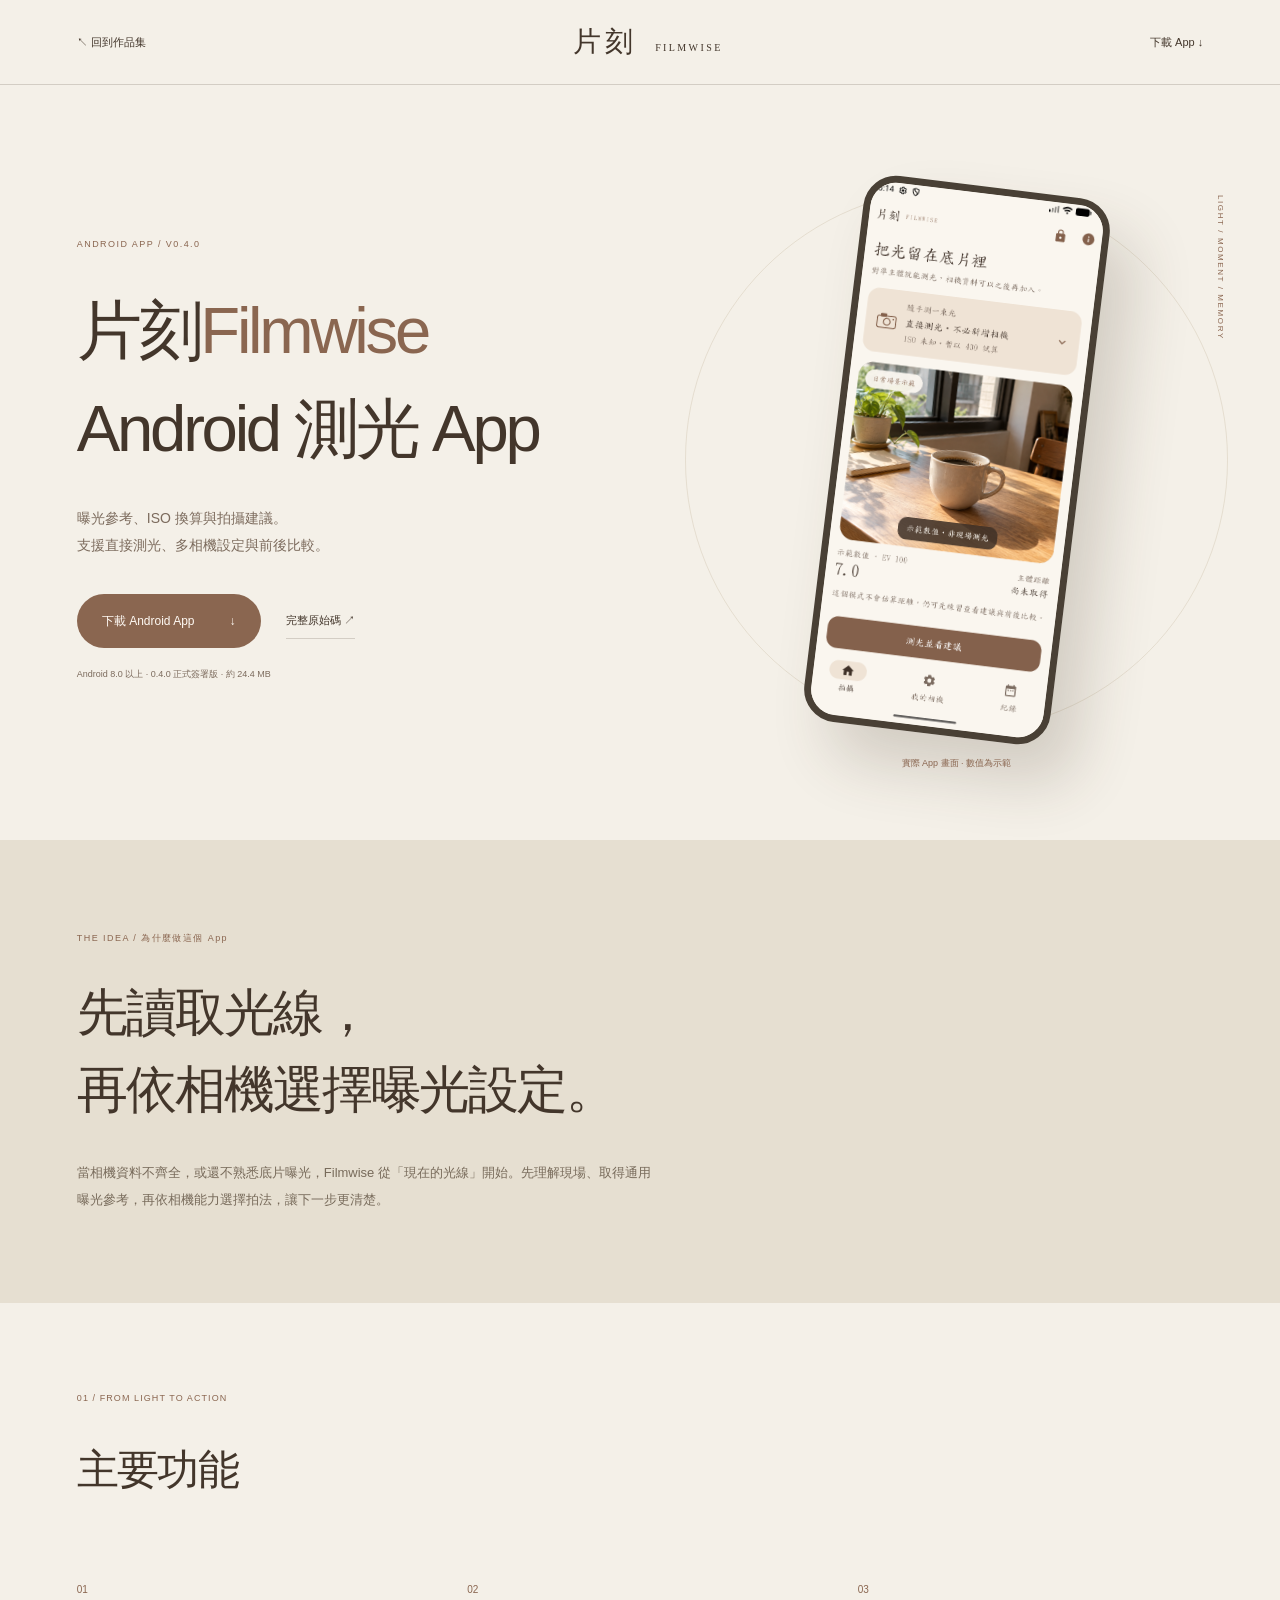
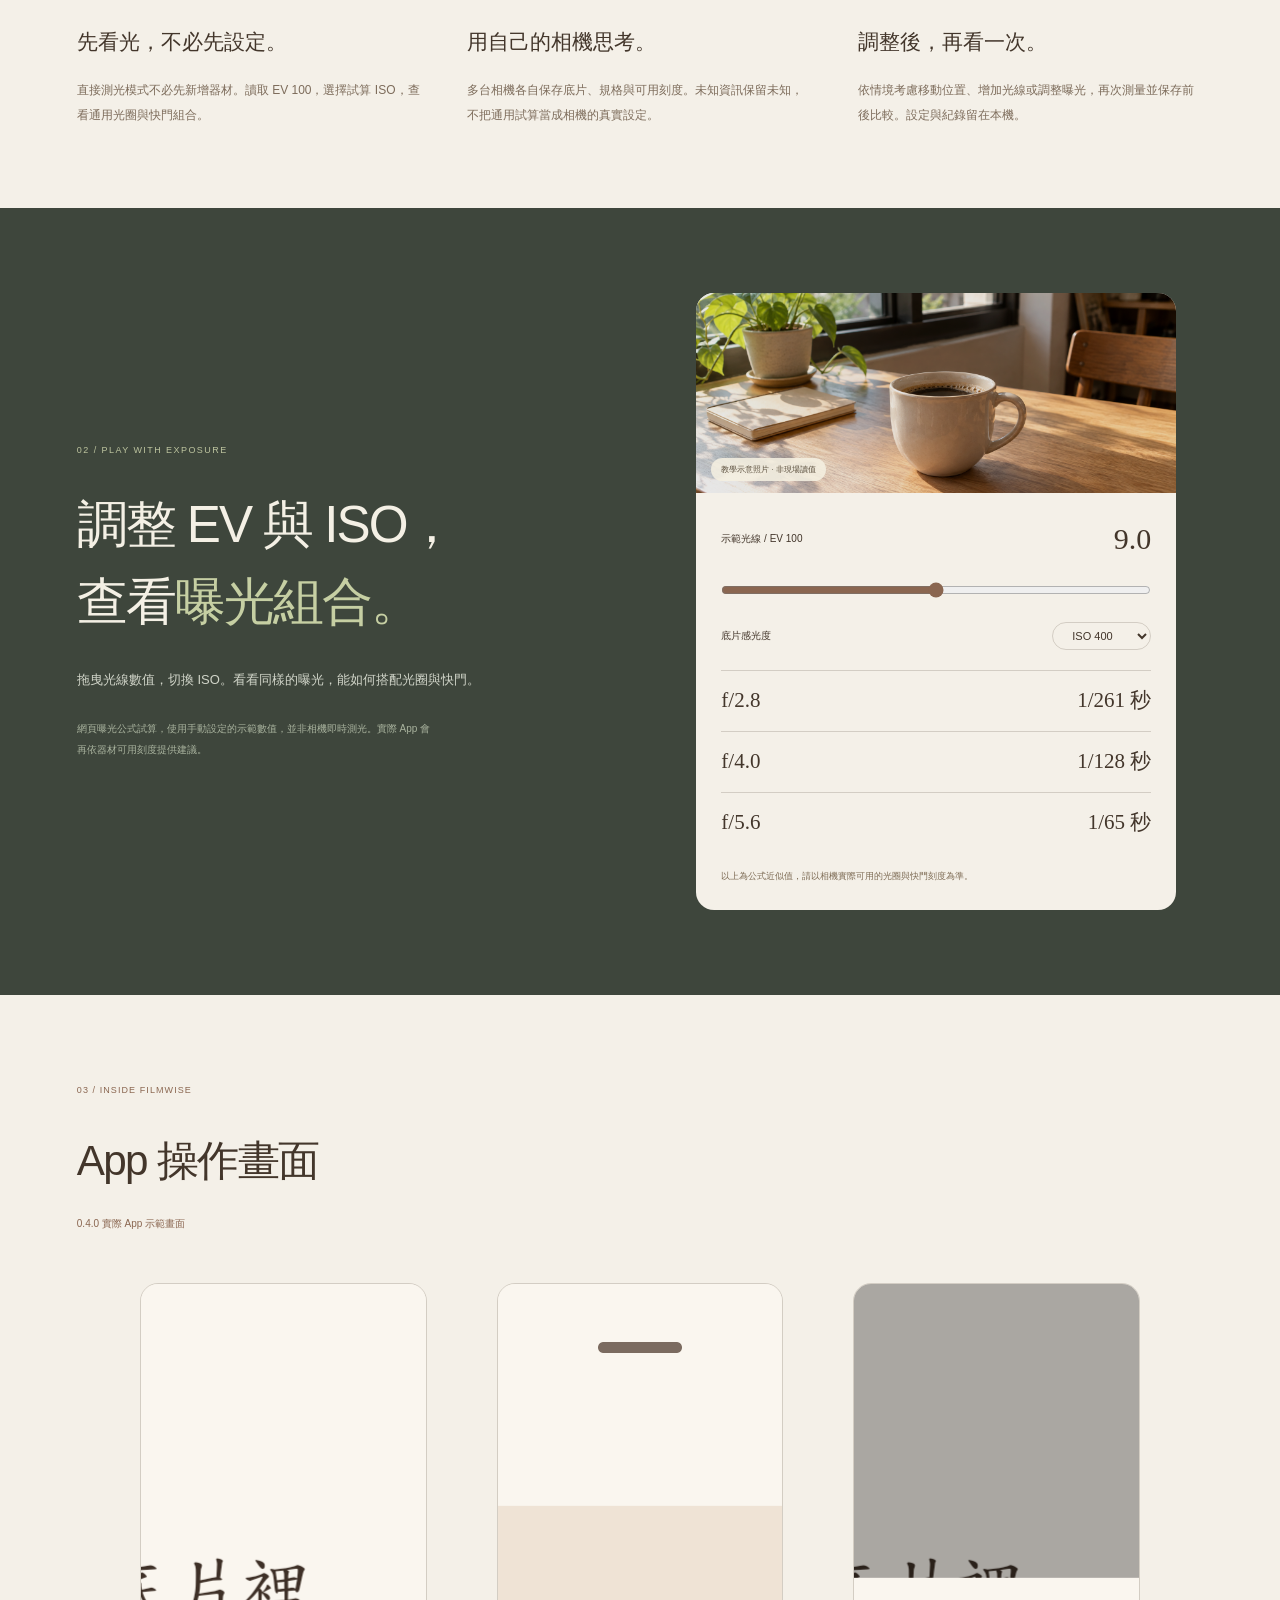
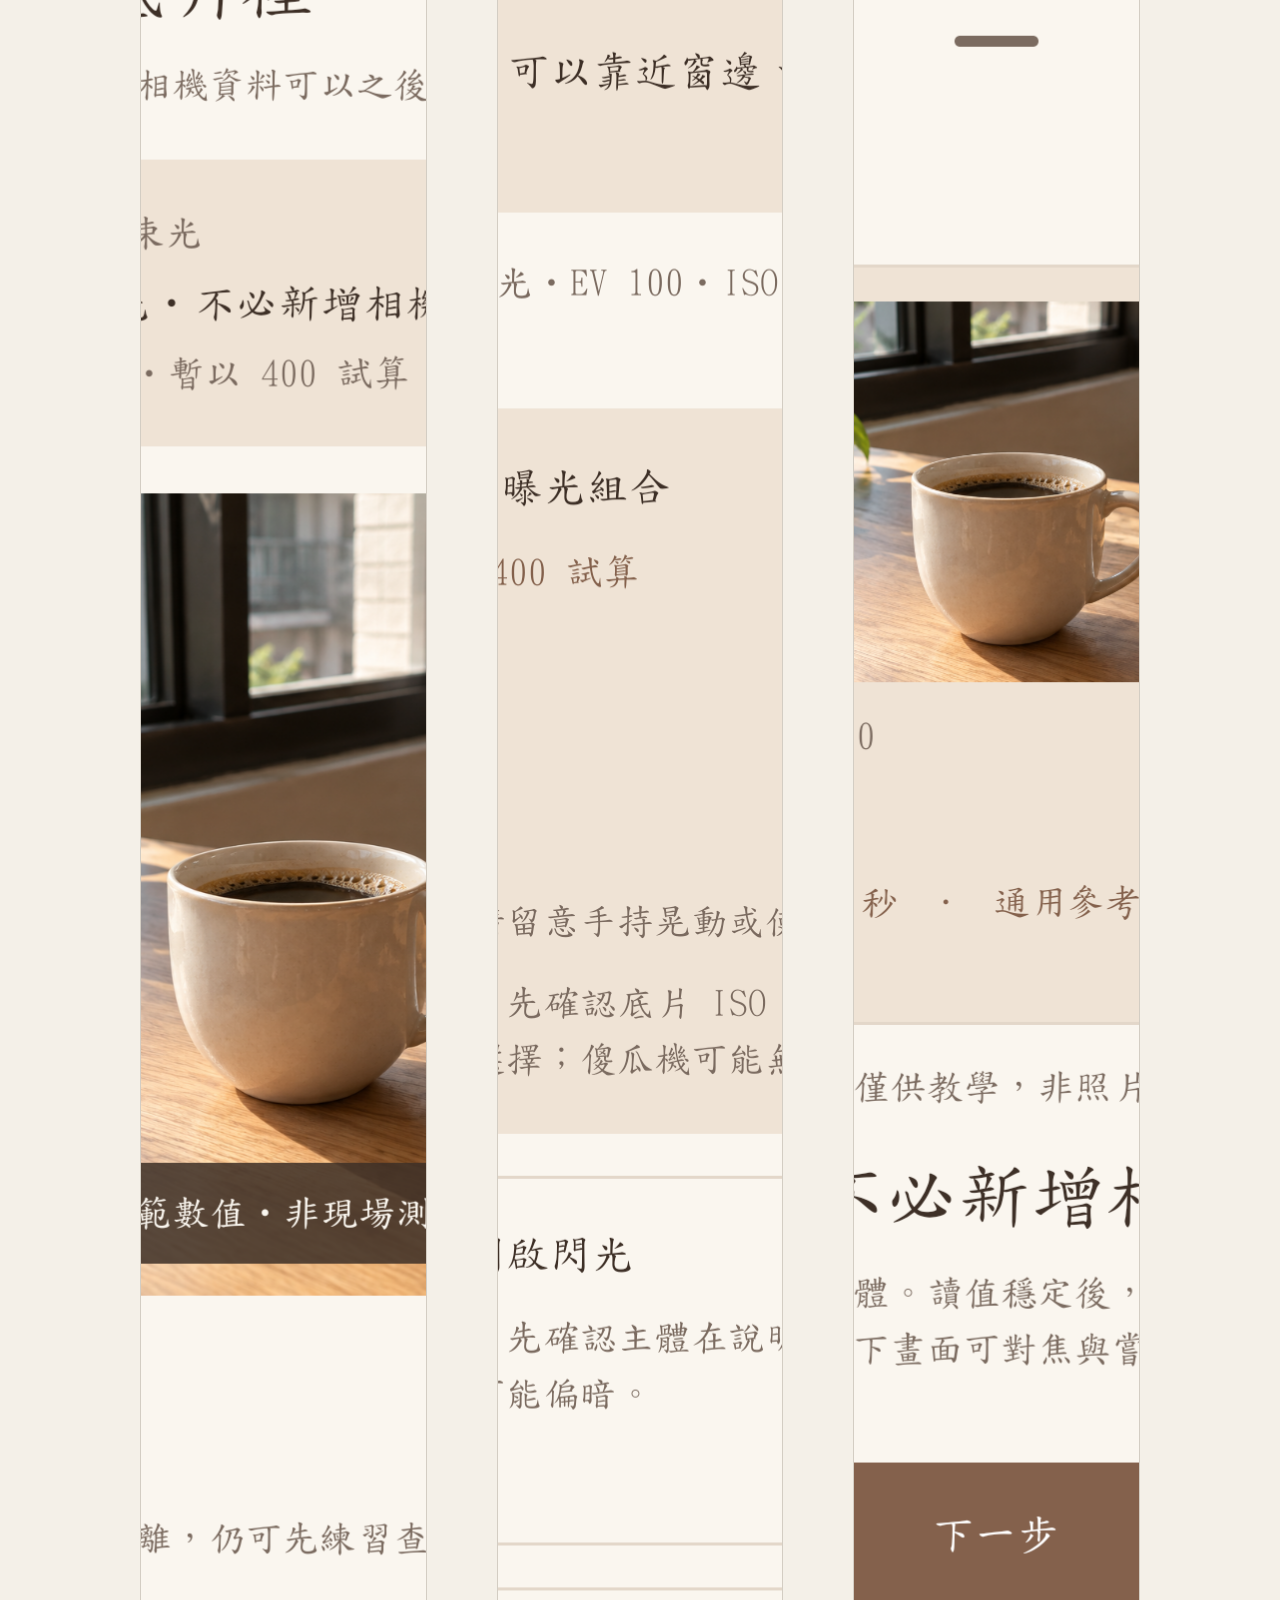
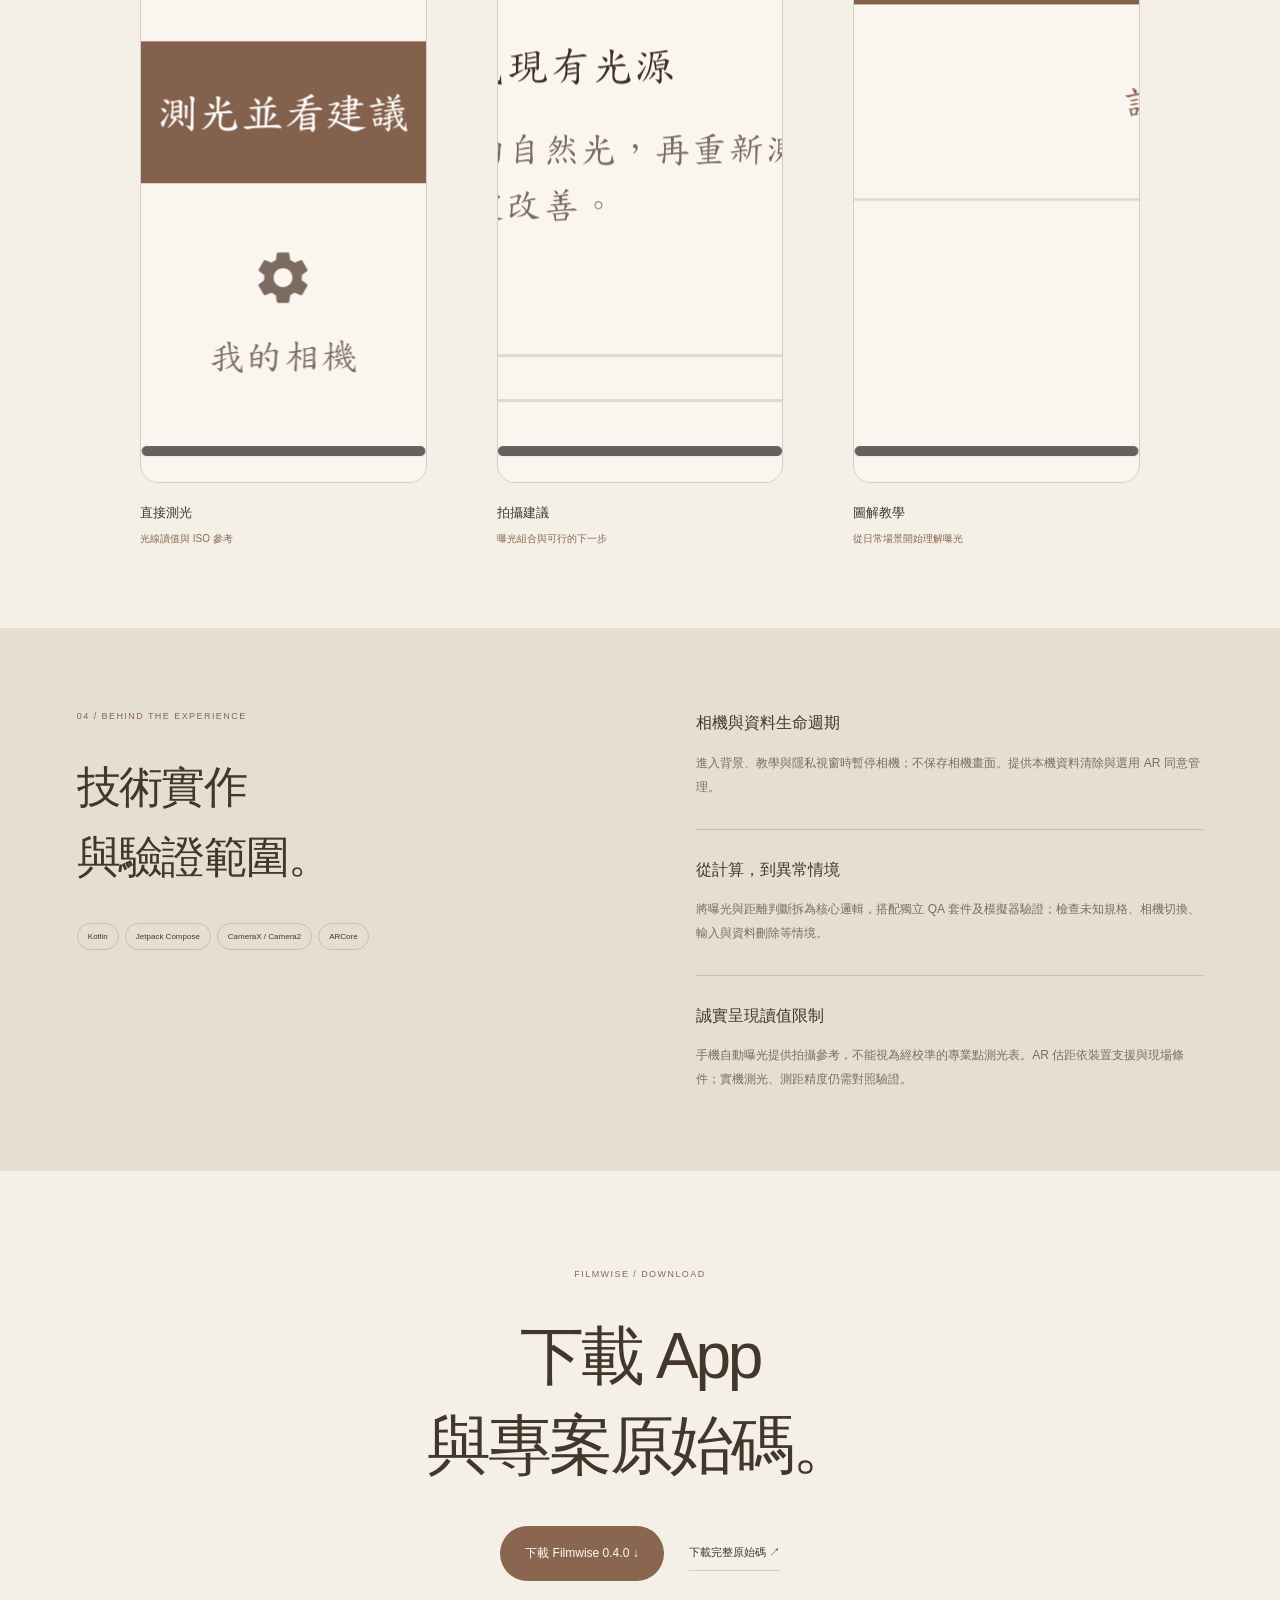
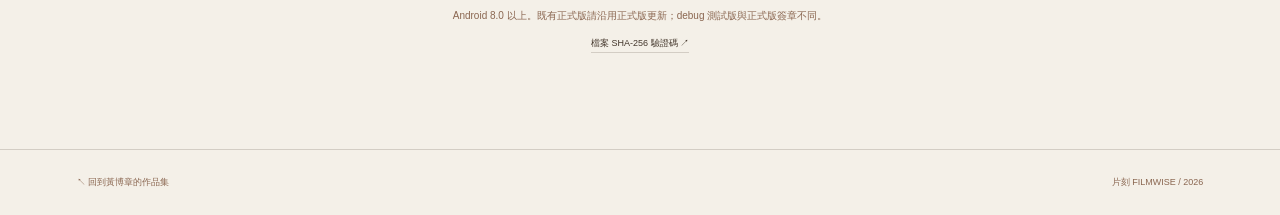
<file: projects/filmwise/index.html>
<!doctype html><html lang="zh-Hant"><head><meta charset="utf-8"><meta name="viewport" content="width=device-width,initial-scale=1"><meta name="theme-color" content="#f4f0e8"><title>片刻 Filmwise 0.4.0 — 把光留在底片裡。</title><meta name="description" content="Filmwise Android 測光 App：直接測光、ISO 換算、曝光參考、多相機設定與前後比較。探索實際畫面，體驗曝光試算，下載 Android App 與原始碼。"><link rel="icon" href="../../assets/favicon.svg"><link rel="stylesheet" href="filmwise.css"><script src="filmwise.js" defer></script></head><body><a class="skip" href="#main">跳至內容</a><header><a class="back" href="../../#filmwise">↖ 回到作品集</a><a class="wordmark" href="#home">片刻 <span>FILMWISE</span></a><a class="header-download" href="../../downloads/Filmwise-0.4.0-release.apk" download>下載 App ↓</a></header><main id="main"><section class="app-hero" id="home"><div class="hero-text"><p class="eyebrow">ANDROID APP / V0.4.0</p><h1>片刻<span>Filmwise</span><br>Android 測光 App</h1><p>曝光參考、ISO 換算與拍攝建議。<br>支援直接測光、多相機設定與前後比較。</p><div class="hero-actions"><a class="button" href="../../downloads/Filmwise-0.4.0-release.apk" download>下載 Android App <span>↓</span></a><a class="source-link" href="../../downloads/Filmwise-0.4.0-source.zip" download>完整原始碼 ↗</a></div><p class="download-meta">Android 8.0 以上 · 0.4.0 正式簽署版 · 約 24.4 MB</p></div><div class="hero-device"><span class="device-orbit"></span><span class="device-caption">LIGHT / MOMENT / MEMORY</span><div class="device"><img src="../../assets/filmwise-meter.png" width="1080" height="2400" alt="Filmwise 0.4.0 直接測光的實際 App 示範畫面"></div><span class="image-caption">實際 App 畫面 · 數值為示範</span></div></section><section class="statement"><p class="eyebrow">THE IDEA / 為什麼做這個 App</p><h2>先讀取光線，<br>再依相機選擇曝光設定。</h2><p>當相機資料不齊全，或還不熟悉底片曝光，Filmwise 從「現在的光線」開始。先理解現場、取得通用曝光參考，再依相機能力選擇拍法，讓下一步更清楚。</p></section><section class="features"><div class="section-title"><span>01 / FROM LIGHT TO ACTION</span><h2>主要功能</h2></div><div class="feature-grid"><article><b>01</b><h3>先看光，不必先設定。</h3><p>直接測光模式不必先新增器材。讀取 EV 100，選擇試算 ISO，查看通用光圈與快門組合。</p></article><article><b>02</b><h3>用自己的相機思考。</h3><p>多台相機各自保存底片、規格與可用刻度。未知資訊保留未知，不把通用試算當成相機的真實設定。</p></article><article><b>03</b><h3>調整後，再看一次。</h3><p>依情境考慮移動位置、增加光線或調整曝光，再次測量並保存前後比較。設定與紀錄留在本機。</p></article></div></section><section class="simulator" id="try"><div class="sim-copy"><p class="eyebrow">02 / PLAY WITH EXPOSURE</p><h2>調整 EV 與 ISO，<br>查看<span>曝光組合。</span></h2><p>拖曳光線數值，切換 ISO。看看同樣的曝光，能如何搭配光圈與快門。</p><p class="sim-note">網頁曝光公式試算，使用手動設定的示範數值，並非相機即時測光。實際 App 會再依器材可用刻度提供建議。</p></div><div class="sim-panel"><div class="sim-scene"><img src="../../assets/filmwise-scene.png" width="1536" height="1024" alt="窗邊咖啡桌的教學示意照片" loading="lazy"><span>教學示意照片 · 非現場讀值</span></div><div class="sim-controls"><div class="ev-header"><label for="ev-input">示範光線 / EV 100</label><output id="ev-value" for="ev-input">9.0</output></div><input id="ev-input" type="range" min="3" max="15" value="9" step="0.5"><div class="iso-row"><label for="iso-select">底片感光度</label><select id="iso-select"><option value="100">ISO 100</option><option value="200">ISO 200</option><option value="400" selected>ISO 400</option><option value="800">ISO 800</option><option value="1600">ISO 1600</option></select></div><div id="exposure-results" aria-live="polite" aria-atomic="true"></div><p id="exposure-note" class="exposure-note"></p></div></div></section><section class="screens"><div class="section-title"><span>03 / INSIDE FILMWISE</span><h2>App 操作畫面</h2><p>0.4.0 實際 App 示範畫面</p></div><div class="screens-grid"><figure><img src="../../assets/filmwise-meter.png" width="1080" height="2400" loading="lazy" alt="Filmwise 直接測光首頁"><figcaption><b>直接測光</b><span>光線讀值與 ISO 參考</span></figcaption></figure><figure><img src="../../assets/filmwise-advice.png" width="1080" height="2400" loading="lazy" alt="Filmwise 的曝光參考與拍攝建議"><figcaption><b>拍攝建議</b><span>曝光組合與可行的下一步</span></figcaption></figure><figure><img src="../../assets/filmwise-tutorial.png" width="1080" height="2400" loading="lazy" alt="Filmwise 原生圖解教學"><figcaption><b>圖解教學</b><span>從日常場景開始理解曝光</span></figcaption></figure></div></section><section class="engineering"><div><p class="eyebrow">04 / BEHIND THE EXPERIENCE</p><h2>技術實作<br>與驗證範圍。</h2><div class="tech-tags"><span>Kotlin</span><span>Jetpack Compose</span><span>CameraX / Camera2</span><span>ARCore</span></div></div><div class="engineering-text"><article><h3>相機與資料生命週期</h3><p>進入背景、教學與隱私視窗時暫停相機；不保存相機畫面。提供本機資料清除與選用 AR 同意管理。</p></article><article><h3>從計算，到異常情境</h3><p>將曝光與距離判斷拆為核心邏輯，搭配獨立 QA 套件及模擬器驗證；檢查未知規格、相機切換、輸入與資料刪除等情境。</p></article><article><h3>誠實呈現讀值限制</h3><p>手機自動曝光提供拍攝參考，不能視為經校準的專業點測光表。AR 估距依裝置支援與現場條件；實機測光、測距精度仍需對照驗證。</p></article></div></section><section class="get-app"><p class="eyebrow">FILMWISE / DOWNLOAD</p><h2>下載 App<br>與專案原始碼。</h2><div class="hero-actions"><a class="button" href="../../downloads/Filmwise-0.4.0-release.apk" download>下載 Filmwise 0.4.0 ↓</a><a class="source-link" href="../../downloads/Filmwise-0.4.0-source.zip" download>下載完整原始碼 ↗</a></div><p>Android 8.0 以上。既有正式版請沿用正式版更新；debug 測試版與正式版簽章不同。</p><a class="checksum" href="../../downloads/SHA256SUMS.txt">檔案 SHA-256 驗證碼 ↗</a></section></main><footer><a href="../../#filmwise">↖ 回到黃博章的作品集</a><span>片刻 FILMWISE / 2026</span></footer></body></html>
</file>
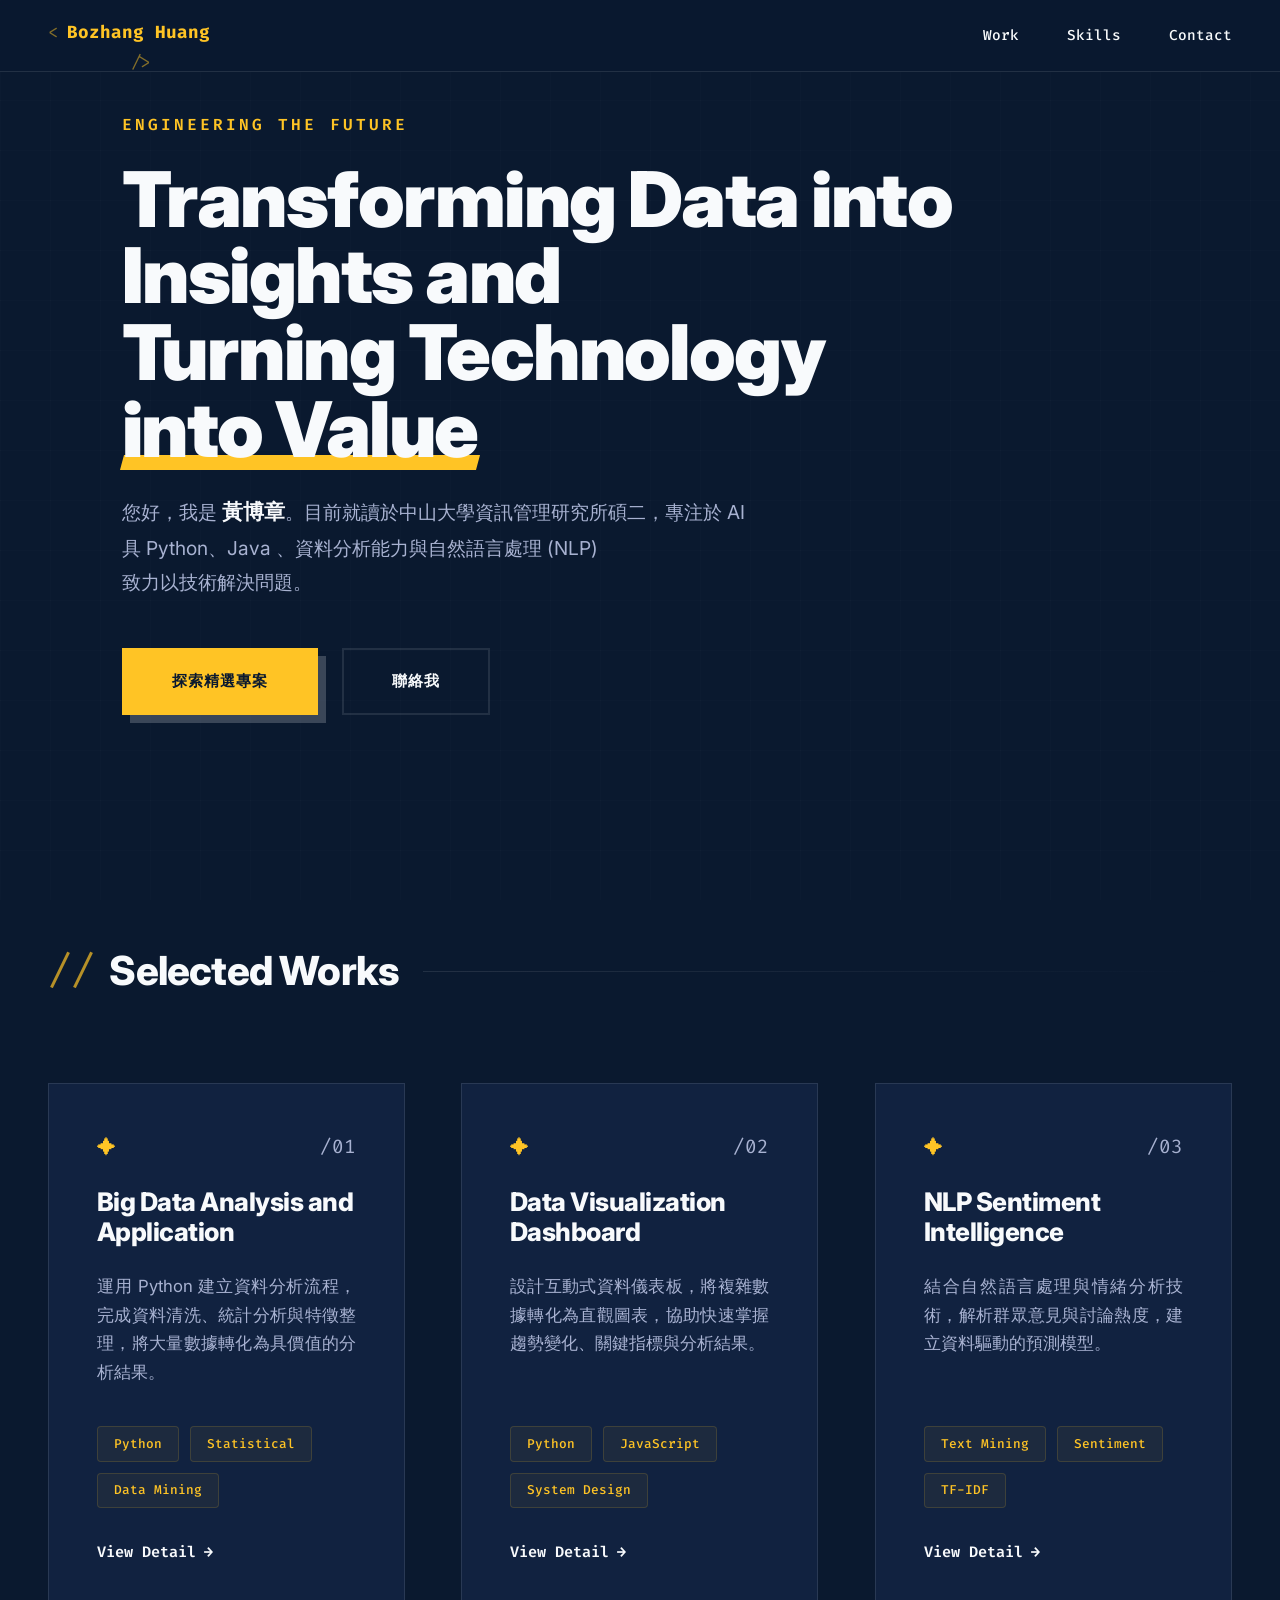
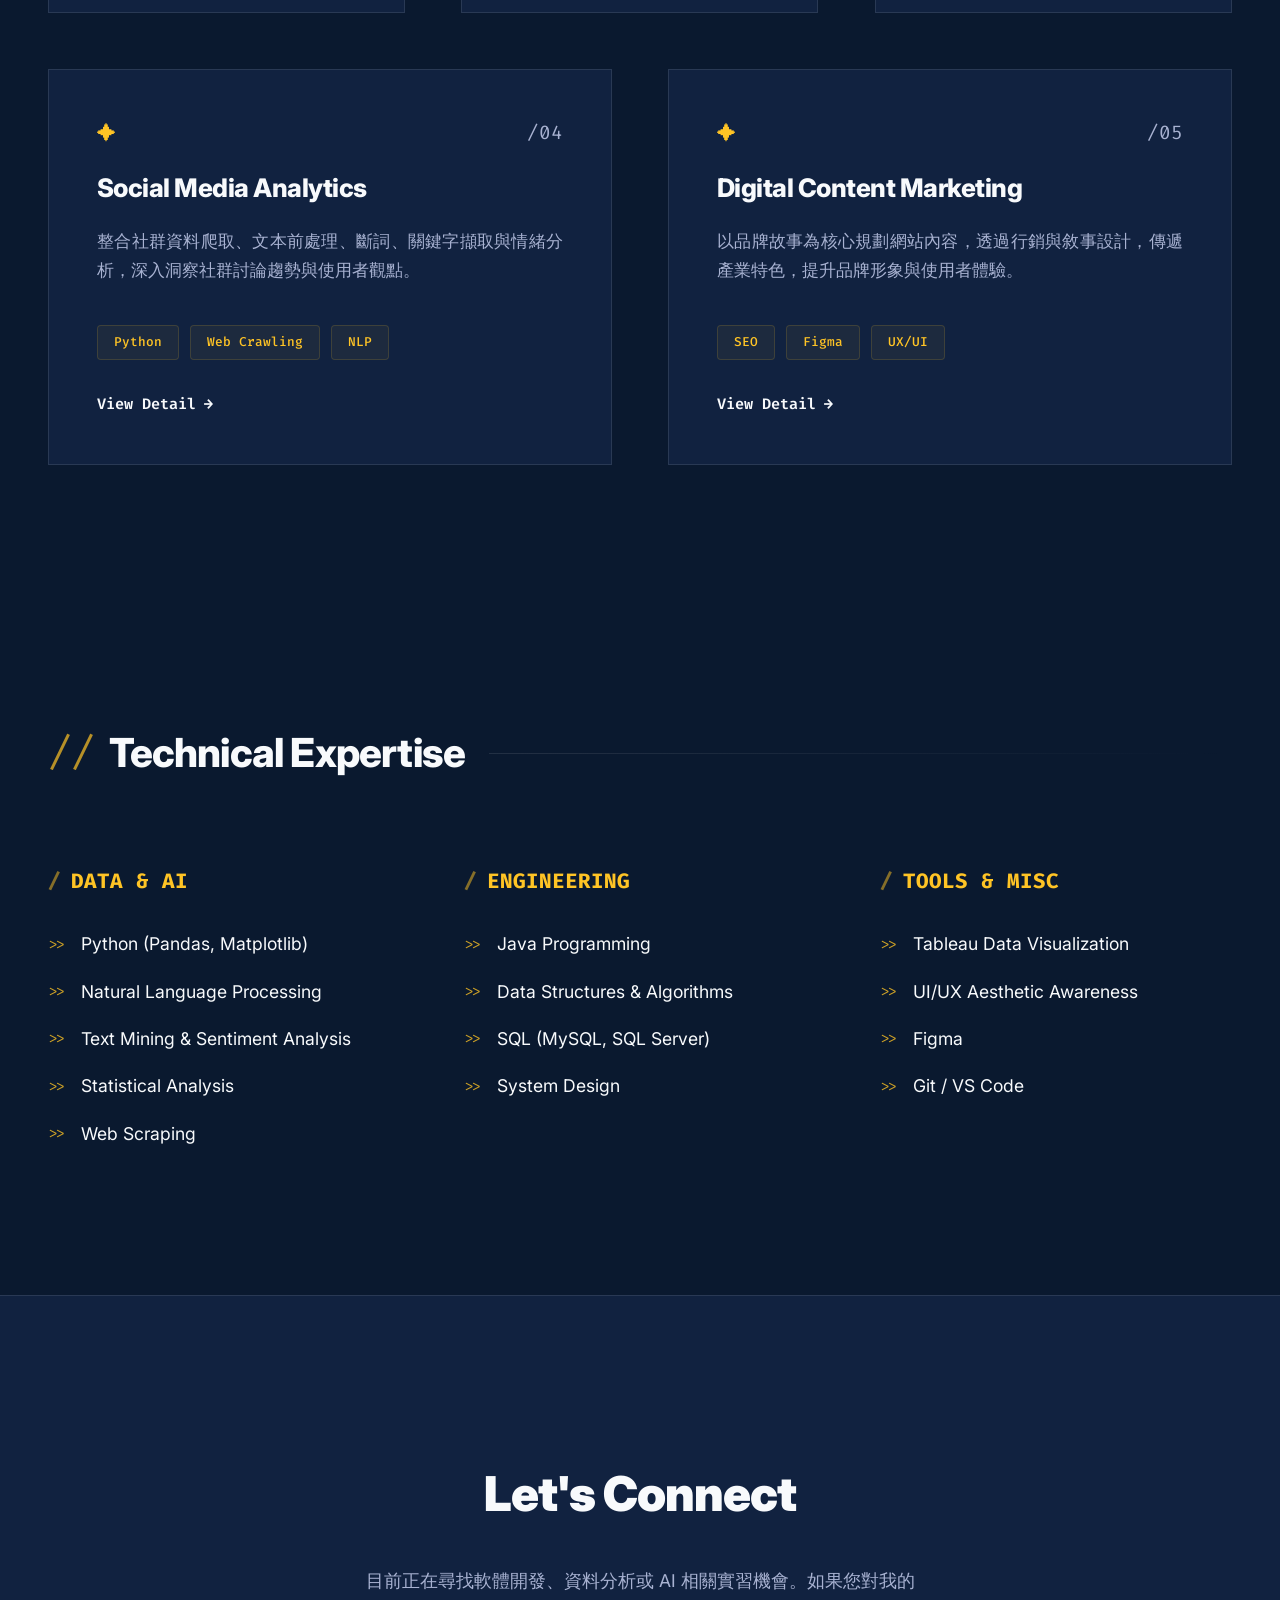
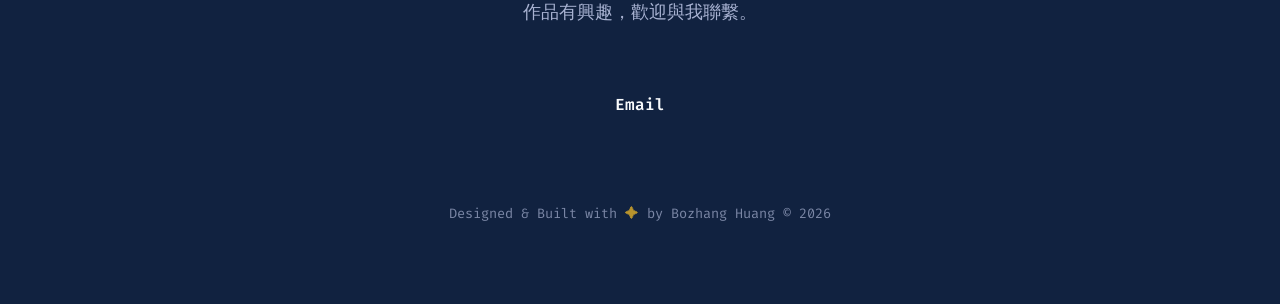
<file: Resume.html>
<!DOCTYPE html>
<html lang="zh-TW">
<head>
    <meta charset="UTF-8">
    <meta name="viewport" content="width=device-width, initial-scale=1.0">
    <title>Bozhang Huang | Software Engineer</title>
    <!-- 引入 Inter 與等寬 Fira Code 字體 -->
    <link rel="preconnect" href="https://fonts.googleapis.com">
    <link rel="preconnect" href="https://fonts.gstatic.com" crossorigin>
    <link href="https://fonts.googleapis.com/css2?family=Fira+Code:wght@400;600&family=Inter:wght@400;500;700;800;900&display=swap" rel="stylesheet">
    <style>
        /* [核心系統] 保持配色系統，僅優化質感與動態 */
        * { margin: 0; padding: 0; box-sizing: border-box; }

        :root {
            /* 顏色完全不變 */
            --bg-blue: #0A192F;         
            --card-blue: #112240;       
            --text-white: #F8FAFC;      
            --text-gray: #A8B2D1;       
            --accent-yellow: #FFC425;   
            --border-light: rgba(255, 255, 255, 0.1);

            /* 更極致、輕盈的動態曲線 (Snap-back) */
            --transition-bounce: cubic-bezier(0.25, 1.1, 0.5, 1.25);
            --transition-smooth: cubic-bezier(0.22, 1, 0.36, 1);
            
            /* 字體設定 */
            --font-sans: 'Inter', -apple-system, sans-serif;
            --font-mono: 'Fira Code', monospace;
        }

        /* [1. 背景質感] 增加幾何網格背景，創造藍圖感 */
        body {
            font-family: var(--font-sans);
            line-height: 1.6;
            color: var(--text-gray);
            background-color: var(--bg-blue);
            -webkit-font-smoothing: antialiased;
            overflow-x: hidden;
            position: relative;
        }

        body::before {
            content: '';
            position: fixed;
            top: 0; left: 0; width: 100%; height: 100%;
            background-image: 
                linear-gradient(var(--border-light) 1px, transparent 1px),
                linear-gradient(90deg, var(--border-light) 1px, transparent 1px);
            background-size: 50px 50px;
            opacity: 0.15; /* 極微弱，增加層次 */
            z-index: -1;
            pointer-events: none;
        }

        h1, h2, h3, h4 { color: var(--text-white); font-weight: 800; letter-spacing: -0.02em; }

        /* [2. 捲動浮現動畫升級] 增加縮放效果，更有張力 */
        .reveal {
            opacity: 0;
            transform: translateY(40px) scale(0.98);
            transition: opacity 1s var(--transition-smooth), transform 1s var(--transition-smooth);
            will-change: transform, opacity;
        }
        .reveal.active {
            opacity: 1;
            transform: translateY(0) scale(1);
        }
        .delay-1 { transition-delay: 0.1s; }
        .delay-2 { transition-delay: 0.2s; }
        .delay-3 { transition-delay: 0.3s; }

        /* --- 導覽列 --- */
        nav {
            position: fixed; top: 0; width: 100%;
            background: rgba(10, 25, 47, 0.85);
            backdrop-filter: blur(12px);
            border-bottom: 1px solid var(--border-light);
            z-index: 100;
            padding: 1.2rem 0;
        }

        nav .container {
            display: flex; justify-content: space-between; align-items: center;
            max-width: 1300px; margin: 0 auto; padding: 0 3rem;
        }

        nav .logo {
            font-family: var(--font-mono);
            font-size: 1.1rem; font-weight: 700;
            color: var(--accent-yellow); /* 改為黃色 */
            text-decoration: none; display: flex; align-items: center; gap: 8px;
        }

        /* 將原本的小黃方塊改為動態括號 */
        nav .logo::before { content: '<'; font-weight: 400; opacity: 0.5; }
        nav .logo::after { content: '/>'; font-weight: 400; opacity: 0.5; }

        nav ul { display: flex; list-style: none; gap: 3rem; }

        nav a {
            text-decoration: none; color: var(--text-white);
            font-size: 0.9rem; font-weight: 500; font-family: var(--font-mono);
            position: relative; padding-bottom: 4px;
        }

        /* 導覽列底線 Hover 動畫：改為從中間展開 */
        nav a::after {
            content: ''; position: absolute; bottom: 0; left: 50%;
            width: 0%; height: 2px;
            background-color: var(--accent-yellow);
            transition: width 0.3s ease, left 0.3s ease;
        }

        nav a:hover::after { width: 100%; left: 0; }
        nav a:hover { color: var(--accent-yellow); transition: color 0.3s; }

        /* --- 英雄區塊 (Hero) --- */
        .hero {
            padding: 7rem 2rem 6rem; /* 增加留白 */
            max-width: 1100px; margin: 0 auto;
        }

        .hero-label {
            display: inline-block;
            color: var(--accent-yellow);
            font-weight: 600; font-size: 1rem;
            letter-spacing: 3px; text-transform: uppercase;
            margin-bottom: 1.5rem;
            font-family: var(--font-mono);
        }

        .hero h1 {
            font-size: clamp(2.5rem, 6vw, 5rem); /* 更大器 */
            line-height: 1; margin-bottom: 1.5rem;
            font-weight: 900;
        }

        /* 關鍵字黃色底線升級：增加動態展開效果 */
        .highlight {
            position: relative; z-index: 1; white-space: nowrap;
        }
        .highlight::after {
            content: ''; position: absolute;
            bottom: 6px; left: 0; width: 0%; /* 初始寬度為0 */
            height: 15px; background-color: var(--accent-yellow);
            z-index: -1; transform: skewX(-15deg);
            transition: width 0.8s 1.2s var(--transition-smooth); /* 捲動到時才延遲展開 */
        }
        .reveal.active .highlight::after { width: 100%; } /* 觸發動畫時展開 */

        .hero .subtitle {
            font-size: 1.2rem; max-width: 700px;
            margin-bottom: 3rem; line-height: 1.8;
            color: var(--text-gray);
        }

        /* 將 subtitle 中的關鍵字也加粗，增加硬核感 */
        .hero .subtitle strong { color: var(--text-white); font-weight: 700; font-family: var(--font-mono); font-size: 1.1em;}

        .cta-buttons { display: flex; gap: 1.5rem; flex-wrap: wrap; }

        /* [按鈕 Neo-brutalist 升級] 增加更強烈的機械反饋 */
        .btn {
            padding: 1.2rem 3rem;
            font-family: var(--font-mono); font-size: 0.95rem; font-weight: 700;
            text-decoration: none; text-transform: uppercase; letter-spacing: 1px;
            transition: all 0.2s var(--transition-bounce); /* 彈性轉場 */
            border: 2px solid transparent;
            display: inline-flex; align-items: center; justify-content: center;
            position: relative; top: 0; left: 0;
        }

        .btn-primary {
            background: var(--accent-yellow); color: var(--bg-blue);
            border-color: var(--accent-yellow);
            /* 更強烈的實心陰影 */
            box-shadow: 8px 8px 0px rgba(248, 250, 252, 0.2);
        }

        .btn-primary:hover {
            /* 滑鼠懸停：按鈕往左上移，陰影往右下延伸，創造機械按下的觸感 */
            top: -4px; left: -4px;
            box-shadow: 14px 14px 0px rgba(248, 250, 252, 1);
        }

        .btn-secondary {
            background: transparent; color: var(--text-white);
            border-color: var(--border-light);
            box-shadow: 4px 4px 0px rgba(255, 255, 255, 0.0); /* 初始無陰影 */
        }

        .btn-secondary:hover {
            border-color: var(--text-white);
            background: rgba(255, 255, 255, 0.05);
            top: -2px; left: -2px;
            box-shadow: 6px 6px 0px rgba(255, 255, 255, 0.8);
        }

        /* --- 區塊共用 --- */
        .section-container { max-width: 1300px; margin: 0 auto; padding: 8rem 3rem; }

        .section-header {
            display: flex; align-items: center; margin-bottom: 5rem; gap: 1.5rem;
        }

        /* 標題加上 monospace 序號，更像代碼檔案 */
        .section-header h2 {
            font-size: 2.5rem; white-space: nowrap; font-weight: 800;
            display: flex; align-items: center; gap: 15px;
        }
        
        .section-header h2::before {
            content: '//'; color: var(--accent-yellow);
            font-family: var(--font-mono); font-weight: 400; opacity: 0.7;
        }

        .section-header::after {
            content: ''; height: 1px; width: 100%;
            background: linear-gradient(90deg, var(--border-light), transparent); /* 漸層線 */
        }

        /* --- [3. 專案卡片區塊升級] --- */
        .projects-grid {
            display: grid; grid-template-columns: repeat(auto-fit, minmax(350px, 1fr)); gap: 3.5rem;
        }

        @media (min-width: 1100px) {
            .projects-grid { grid-template-columns: repeat(6, 1fr); }
            .project-card:nth-child(1), .project-card:nth-child(2), .project-card:nth-child(3) { grid-column: span 2; }
            .project-card:nth-child(4), .project-card:nth-child(5) { grid-column: span 3; }
        }

        .project-card {
            background: var(--card-blue);
            border: 1px solid var(--border-light); /* 更細的邊框 */
            padding: 3rem; display: flex; flex-direction: column;
            transition: all 0.3s var(--transition-bounce);
            position: relative;
            overflow: hidden; /* 用於隱藏光暈 */
        }

        /* 卡片 Hover：增加黃色實心陰影與黃色呼吸光暈 */
        .project-card:hover {
            transform: translate(-8px, -8px);
            border-color: var(--accent-yellow);
            /* 黃色實心陰影 */
            box-shadow: 10px 10px 0px var(--accent-yellow);
            z-index: 2;
        }
        
        /* 增加一個極微弱的呼吸光暈在Hover時浮現 */
        .project-card::before {
            content: ''; position: absolute;
            top: 50%; left: 50%; width: 100px; height: 100px;
            background: var(--accent-yellow);
            filter: blur(80px); opacity: 0;
            transition: opacity 0.5s var(--transition-smooth);
            pointer-events: none; transform: translate(-50%, -50%);
        }
        .project-card:hover::before { opacity: 0.15; }

        .project-header {
            display: flex; justify-content: space-between; align-items: center;
            margin-bottom: 1.5rem; font-family: var(--font-mono); font-size: 1.2rem;
        }

        .project-icon { color: var(--accent-yellow); font-family: var(--font-sans); }

        .project-card h3 {
            font-size: 1.6rem; line-height: 1.2; margin-bottom: 1.5rem; font-weight: 800;
        }

        .project-card p {
            font-size: 1.05rem; line-height: 1.7; margin-bottom: 2.5rem; flex-grow: 1;
            color: var(--text-gray); text-align: justify;
        }

        .project-tags { display: flex; gap: 0.7rem; flex-wrap: wrap; margin-bottom: 2rem; }

        /* 標籤升級：更像硬核的藥丸顆粒 */
        .tag {
            color: var(--accent-yellow);
            background: rgba(255, 196, 37, 0.05);
            font-family: var(--font-mono);
            font-size: 0.8rem; font-weight: 500;
            padding: 0.4rem 1rem; border-radius: 4px; /* 改為方角，更酷 */
            border: 1px solid rgba(255, 196, 37, 0.15);
            transition: all 0.2s;
        }

        .project-card:hover .tag {
            background: rgba(255, 196, 37, 0.1); border-color: rgba(255, 196, 37, 0.4);
        }

        .project-links a {
            color: var(--text-white); text-decoration: none;
            font-family: var(--font-mono); font-weight: 600; font-size: 0.95rem;
            display: flex; align-items: center; gap: 8px; transition: color 0.2s;
        }

        .project-links a:hover { color: var(--accent-yellow); }
        .project-links a::after { content: '→'; transition: transform 0.2s; }
        .project-links a:hover::after { transform: translateX(5px); }

        /* --- 技能區塊 --- */
        .skills-grid {
            display: grid; grid-template-columns: repeat(auto-fit, minmax(280px, 1fr)); gap: 4rem;
        }

        .skill-group h4 {
            font-size: 1.3rem; margin-bottom: 2rem;
            color: var(--accent-yellow); font-family: var(--font-mono);
            text-transform: uppercase; letter-spacing: 1px;
            display: flex; align-items: center; gap: 10px;
        }
        
        .skill-group h4::before { content: '/'; opacity: 0.5; }

        .skill-group ul { list-style: none; }

        .skill-group ul li {
            font-size: 1.1rem; margin-bottom: 1.2rem;
            display: flex; align-items: center; color: var(--text-white);
            transition: transform 0.2s var(--transition-bounce);
        }
        
        /* 技能列表 Hover 時微弱凸起 */
        .skill-group ul li:hover { transform: translateX(5px); }

        /* 原本的三角箭頭改為 monospace 字體符號 */
        .skill-group ul li::before {
            content: '>>'; color: var(--accent-yellow);
            margin-right: 15px; font-size: 0.9rem; font-family: var(--font-mono); opacity: 0.8;
        }

        /* --- 頁腳 --- */
        footer {
            padding: 10rem 2rem 5rem; text-align: center;
            border-top: 1px solid var(--border-light);
            background: var(--card-blue);
        }

        footer h2 {
            font-size: 3rem; margin-bottom: 2rem;
            font-weight: 900; letter-spacing: -1px;
        }

        footer p {
            max-width: 550px; margin: 0 auto 4rem;
            font-size: 1.1rem; color: var(--text-gray); line-height: 1.8;
        }

        .social-links {
            display: flex; justify-content: center; gap: 3rem; margin-bottom: 5rem;
            font-family: var(--font-mono);
        }

        .social-links a {
            color: var(--text-white); text-decoration: none;
            font-weight: 600; font-size: 1rem; position: relative; padding-bottom: 5px;
        }

        /* 頁腳 Social Links 底線動畫：由右向左消失的酷效果 */
        .social-links a::after {
            content: ''; position: absolute; bottom: 0; left: 0;
            width: 100%; height: 2px;
            background-color: var(--accent-yellow);
            transform: scaleX(0); transform-origin: left;
            transition: transform 0.3s var(--transition-smooth);
        }

        .social-links a:hover::after { transform: scaleX(1); }
        .social-links a:hover { color: var(--accent-yellow); transition: color 0.3s; }

        .copyright {
            font-size: 0.85rem; font-family: var(--font-mono); color: var(--text-gray); opacity: 0.7;
        }

        /* 響應式優化 */
        @media (max-width: 768px) {
            nav ul { display: none; }
            nav .container { padding: 0 2rem; }
            .hero { padding: 10rem 1.5rem 8rem; }
            .hero h1 { font-size: 3rem; }
            .section-container { padding: 6rem 1.5rem; }
            .section-header h2 { font-size: 2rem; }
            .projects-grid { gap: 2.5rem; }
            .project-card { padding: 2.5rem; }
            footer h2 { font-size: 2.5rem; }
        }
    </style>
</head>
<body>

    <!-- [4. 背景顆粒幾何圖形 (由CSS body::before處理)] -->

    <!-- 導覽列 -->
    <nav>
        <div class="container">
            <a href="#" class="logo">Bozhang Huang</a>
            <ul>
                <li><a href="#projects">Work</a></li>
                <li><a href="#skills">Skills</a></li>
                <li><a href="#contact">Contact</a></li>
            </ul>
        </div>
    </nav>

    <!-- 英雄區塊 -->
    <section class="hero reveal active">
        <span class="hero-label">Engineering the Future</span>
        <h1>Transforming Data into Insights and <br><span class="highlight">Turning Technology <br>into Value</span> </h1>
        <p class="subtitle" style="text-align: justify;">
            您好，我是 <strong>黃博章</strong>。目前就讀於中山大學資訊管理研究所碩二，專注於 AI<br>具 Python、Java 、資料分析能力與自然語言處理 (NLP)<br>致力以技術解決問題。
        </p>
        <div class="cta-buttons">
            <a href="#projects" class="btn btn-primary">探索精選專案</a>
            <a href="#contact" class="btn btn-secondary">聯絡我</a>
        </div>
    </section>

    <!-- 專案區塊 -->
    <section class="section-container" id="projects">
        <div class="section-header reveal">
            <h2>Selected Works</h2>
        </div>
        
        <div class="projects-grid">
            <!-- 專案 1 -->
            <div class="project-card reveal delay-1">
                <div class="project-header">
                    <div class="project-icon">✦</div>
                    <div class="project-id">/01</div>
                </div>
                <h3>Big Data Analysis and Application</h3>
                <p>運用 Python 建立資料分析流程，完成資料清洗、統計分析與特徵整理，將大量數據轉化為具價值的分析結果。</p>
                <div class="project-tags">
                    <span class="tag">Python</span>
                    <span class="tag">Statistical</span>
                    <span class="tag">Data Mining</span>
                </div>
                <div class="project-links">
                    <a href="https://github.com/Brian55464/BigDataAnalysis" target="_blank">View Detail</a>
                </div>
            </div>

            <!-- 專案 2 -->
            <div class="project-card reveal delay-2">
                <div class="project-header">
                    <div class="project-icon">✦</div>
                    <div class="project-id">/02</div>
                </div>
                <h3>Data Visualization Dashboard</h3>
                <p>設計互動式資料儀表板，將複雜數據轉化為直觀圖表，協助快速掌握趨勢變化、關鍵指標與分析結果。</p>
                <div class="project-tags">
                    <span class="tag">Python</span>
                    <span class="tag">JavaScript</span>
                    <span class="tag">System Design</span>
                </div>
                <div class="project-links">
                    <a href="https://brian55464.github.io/DataVisualization/" target="_blank">View Detail</a>
                </div>
            </div>

            <!-- 專案 3 -->
            <div class="project-card reveal delay-3">
                <div class="project-header">
                    <div class="project-icon">✦</div>
                    <div class="project-id">/03</div>
                </div>
                <h3>NLP Sentiment Intelligence</h3>
                <p>結合自然語言處理與情緒分析技術，解析群眾意見與討論熱度，建立資料驅動的預測模型。</p>
                <div class="project-tags">
                    <span class="tag">Text Mining</span>
                    <span class="tag">Sentiment</span>
                    <span class="tag">TF-IDF</span>
                </div>
                <div class="project-links">
                    <a href="https://brian55464.github.io/-predict/" target="_blank">View Detail</a>
                </div>
            </div>

            <!-- 專案 4 -->
            <div class="project-card reveal delay-1">
                <div class="project-header">
                    <div class="project-icon">✦</div>
                    <div class="project-id">/04</div>
                </div>
                <h3>Social Media Analytics</h3>
                <p>整合社群資料爬取、文本前處理、斷詞、關鍵字擷取與情緒分析，深入洞察社群討論趨勢與使用者觀點。</p>
                <div class="project-tags">
                    <span class="tag">Python</span>
                    <span class="tag">Web Crawling</span>
                    <span class="tag">NLP</span>
                </div>
                <div class="project-links">
                    <a href="https://github.com/Brian55464/SocialAnalyze" target="_blank">View Detail</a>
                </div>
            </div>

            <!-- 專案 5 -->
            <div class="project-card reveal delay-2">
                <div class="project-header">
                    <div class="project-icon">✦</div>
                    <div class="project-id">/05</div>
                </div>
                <h3>Digital Content Marketing</h3>
                <p>以品牌故事為核心規劃網站內容，透過行銷與敘事設計，傳遞產業特色，提升品牌形象與使用者體驗。</p>
                <div class="project-tags">
                    <span class="tag">SEO</span>
                    <span class="tag">Figma</span>
                    <span class="tag">UX/UI</span>
                </div>
                <div class="project-links">
                    <a href="https://brian55464.github.io/webserve/" target="_blank">View Detail</a>
                </div>
            </div>
        </div>
    </section>

    <!-- 技能區塊 -->
    <section class="section-container" id="skills">
        <div class="section-header reveal">
            <h2>Technical Expertise</h2>
        </div>
        
        <div class="skills-grid">
            <div class="skill-group reveal delay-1">
                <h4>Data & AI</h4>
                <ul>
                    <li>Python (Pandas, Matplotlib)</li>
                    <li>Natural Language Processing</li>
                    <li>Text Mining & Sentiment Analysis</li>
                    <li>Statistical Analysis</li>
                    <li>Web Scraping</li>
                </ul>
            </div>
            
            <div class="skill-group reveal delay-2">
                <h4>Engineering</h4>
                <ul>
                    <li>Java Programming</li>
                    <li>Data Structures & Algorithms</li>
                    <li>SQL (MySQL, SQL Server)</li>
                    <li>System Design</li>
                </ul>
            </div>

            <div class="skill-group reveal delay-3">
                <h4>Tools & Misc</h4>
                <ul>
                    <li>Tableau Data Visualization</li>
                    <li>UI/UX Aesthetic Awareness</li>
                    <li>Figma</li>
                    <li>Git / VS Code</li>
                </ul>
            </div>
        </div>
    </section>

    <!-- 頁腳 -->
    <footer id="contact" class="reveal">
        <h2>Let's Connect</h2>
        <p>目前正在尋找軟體開發、資料分析或 AI 相關實習機會。如果您對我的作品有興趣，歡迎與我聯繫。</p>
        
        <div class="social-links">
            <a href="mailto:cyc464@gmail.com">Email</a>
        </div>
        
        <div class="copyright">
            Designed & Built with <span style="color:var(--accent-yellow)">✦</span> by Bozhang Huang © 2026
        </div>
    </footer>

    <!-- 捲動觸發動畫腳本 (不變) -->
    <script>
        document.addEventListener("DOMContentLoaded", () => {
            const observerOptions = {
                root: null,
                rootMargin: '0px',
                threshold: 0.15
            };

            const observer = new IntersectionObserver((entries, observer) => {
                entries.forEach(entry => {
                    if (entry.isIntersecting) {
                        entry.target.classList.add('active');
                        observer.unobserve(entry.target); // 只觸發一次
                    }
                });
            }, observerOptions);

            const revealElements = document.querySelectorAll('.reveal');
            revealElements.forEach(el => observer.observe(el));
        });
    </script>
</body>
</html>
</file>
<file: style.css>
@charset "UTF-8";
:root{--bg:#101c2b;--ink:#172232;--paper:#f2f0e9;--white:#f5f3ed;--muted:#a5afba;--yellow:#ffcc47;--line:rgba(255,255,255,.17);--ease:cubic-bezier(.2,.75,.2,1);--pad:clamp(24px,5.2vw,88px)}
*{box-sizing:border-box}html{scroll-behavior:smooth;scroll-padding-top:100px}body{margin:0;background:var(--bg);color:var(--white);font-family:Arial,"Noto Sans TC","Microsoft JhengHei",sans-serif;-webkit-font-smoothing:antialiased;line-height:1.7}::selection{background:var(--yellow);color:var(--bg)}a{color:inherit;text-decoration:none}button,input,select{font:inherit}button{cursor:pointer;color:inherit}button,a{-webkit-tap-highlight-color:transparent}button:focus-visible,a:focus-visible,summary:focus-visible,input:focus-visible,select:focus-visible{outline:3px solid var(--yellow);outline-offset:6px}h1,h2,h3,p{margin:0}h1,h2,h3{font-weight:600;line-height:1.25}img{display:block;max-width:100%}.skip-link{position:fixed;top:-100px;left:20px;background:var(--yellow);color:var(--bg);z-index:999;padding:10px 20px}.skip-link:focus{top:15px}.eyebrow,.section-kicker,.edition,.visual-label,.project-meta,.tags,.hero-bottom,.intro-signature,.footer-bottom{font-size:11px;letter-spacing:.12em}.site-header{position:fixed;top:0;left:0;right:0;z-index:90;height:93px;padding:0 var(--pad);display:flex;align-items:center;gap:40px;transition:background .3s,height .3s;border-bottom:1px solid var(--line);background:rgba(16,28,43,.88);backdrop-filter:blur(18px)}.site-header.scrolled{height:76px}.brand{display:flex;align-items:center;gap:13px;margin-right:auto;font-size:10px;font-weight:700;letter-spacing:.12em;line-height:1.35}.brand-mark{font-size:48px;letter-spacing:-.1em;font-weight:800;line-height:1}.brand-mark>span{color:var(--yellow)}nav{display:flex;gap:36px;align-items:center}nav a{font-size:13px;position:relative}nav small{font-size:10px;color:var(--muted);margin-left:4px}nav a:after{content:"";position:absolute;left:0;right:0;bottom:-9px;height:2px;background:var(--yellow);transform:scaleX(0);transform-origin:left;transition:transform .3s}nav a:hover:after,nav a.active:after{transform:scaleX(1)}.motion-toggle{border:0;border-left:1px solid var(--line);padding:0 0 0 27px;background:none;display:flex;align-items:center;gap:8px;font-size:10px;color:var(--muted)}.motion-icon{color:var(--yellow);font-size:17px}.reading-progress{position:absolute;left:0;bottom:-1px;height:2px;background:var(--yellow);width:0;pointer-events:none}.hero{position:relative;padding:132px var(--pad) 0;min-height:min(920px,100svh);overflow:hidden;display:flex;flex-direction:column}.hero:before{content:"";position:absolute;right:-16%;top:-10%;width:80%;height:110%;background:radial-gradient(ellipse,rgba(56,88,117,.19),transparent 65%);pointer-events:none}.hero-top{display:flex;justify-content:space-between;align-items:center;position:relative;z-index:2}.eyebrow{display:flex;align-items:center;gap:10px;color:#c4ccd4;letter-spacing:.16em}.status-dot{width:6px;height:6px;background:var(--yellow);border-radius:50%;box-shadow:0 0 14px #ffcc4760}.edition{color:var(--muted)}.hero-copy{position:relative;z-index:2;padding:65px 0 60px;pointer-events:none}.hero-copy a{pointer-events:auto}.intro-line{font-size:13px;color:#d2d8df;letter-spacing:.05em;margin-bottom:28px}.intro-line span{display:inline-block;font-size:9px;color:var(--muted);margin-left:16px;letter-spacing:.12em}h1{font-size:clamp(62px,7.6vw,126px);font-weight:600;line-height:1.2;letter-spacing:-.055em}.yellow{color:var(--yellow)}.line{display:block;overflow:hidden;padding-bottom:.09em}.line>span{display:block;animation:line-in 1.1s var(--ease) both}.line:nth-child(2)>span{animation-delay:.14s}.hero-description{font-size:15px;color:#bdc6d0;line-height:1.9;margin-top:23px}.round-link{display:flex;align-items:center;gap:16px;width:max-content;margin-top:35px;font-size:12px}.round-link small{display:block;color:var(--muted);font-size:8px;letter-spacing:.15em;margin-top:3px}.round-arrow{border:1px solid #7a8491;border-radius:50%;width:49px;height:49px;display:grid;place-items:center;font-size:25px;transition:background .3s,color .3s,transform .4s}.round-link:hover .round-arrow{background:var(--yellow);border-color:var(--yellow);color:var(--bg);transform:rotate(45deg)}.hero-art{position:absolute;width:60%;height:80%;right:-3%;top:14%;z-index:1;opacity:.94}#orbit-canvas{width:100%;height:100%;display:block}.orbit-label{position:absolute;right:15%;bottom:9%;display:flex;align-items:center;gap:28px;color:#b5a66e;font-size:8px;letter-spacing:.16em}.cross{font-size:22px;color:var(--yellow)}.hero-bottom{position:relative;z-index:2;margin-top:auto;padding:24px 0;border-top:1px solid var(--line);display:flex;gap:25px;align-items:center;font-size:9px;color:#aeb8c3}.hero-bottom i{font-size:17px;font-style:normal;color:var(--yellow)}.hero-bottom a{margin-left:auto;color:var(--white)}.light-section{background:var(--paper);color:var(--ink)}.introduction{padding:74px var(--pad) 105px;border-radius:24px 24px 0 0;position:relative}.section-kicker{display:flex;justify-content:space-between;gap:24px;align-items:center;font-size:10px;font-weight:400}.light-section .section-kicker{color:#656e75}.intro-grid{display:grid;grid-template-columns:1.2fr 1fr;gap:10%;margin-top:70px}.intro-grid h2,.archive h2{font-size:clamp(32px,3.9vw,61px);letter-spacing:-.05em;line-height:1.5}.ink-underline{background-image:linear-gradient(var(--yellow),var(--yellow));background-position:0 90%;background-repeat:no-repeat;background-size:100% 10px}.intro-body{max-width:430px}.body-lead{font-size:19px;line-height:1.8;margin-bottom:23px}.intro-body>p:not(.body-lead){color:#616971;font-size:14px;line-height:2}.intro-signature{border-top:1px solid #1722322b;padding-top:24px;margin-top:30px;display:flex;justify-content:space-between;align-items:center;color:#666f75;font-size:8px}.intro-signature>span:first-child{font-size:21px;color:var(--ink);letter-spacing:.25em}.work-section{padding:75px var(--pad) 100px}.work-section>.section-kicker{color:var(--muted)}.work-heading{display:flex;justify-content:space-between;align-items:flex-end;margin:64px 0 75px}.work-heading h2{font-size:clamp(54px,7vw,112px);letter-spacing:-.065em;line-height:1}.work-heading h2 span{color:var(--yellow)}.work-heading p{font-size:13px;color:#a9b3c0;padding-bottom:6px}.project{display:grid;grid-template-columns:minmax(0,1.3fr) minmax(0,1fr);gap:7.5%;align-items:center;margin-bottom:118px}.project:last-child{margin-bottom:0}.project-visual{position:relative;height:660px;overflow:hidden;isolation:isolate}.visual-label{position:absolute;top:26px;left:28px;z-index:3;letter-spacing:.14em;font-size:9px}.filmwise-visual{background:#ddd6c8;color:#4c3c2e;display:grid;place-items:center}.filmwise-visual:after{content:"";position:absolute;inset:0;background:radial-gradient(ellipse at 45% 25%,#fff9ed88,transparent 70%);z-index:-1}.filmwise-word{position:absolute;font-family:Georgia,serif;top:60px;left:30px;font-size:clamp(62px,7.3vw,115px);font-style:italic;letter-spacing:-.05em;opacity:.15}.phone-shell{height:490px;aspect-ratio:1080/2400;border:6px solid #39362f;border-radius:29px;overflow:hidden;background:#faf6ed;box-shadow:25px 30px 45px #413c3340;transform:rotate(-7deg);transition:transform .7s var(--ease);z-index:2;position:relative;margin-top:5px}.phone-shell:before{content:"";position:absolute;inset:0;border:1px solid #ffffff4a;border-radius:22px;pointer-events:none;z-index:3}.phone-shell img{height:100%;width:100%;object-fit:cover;object-position:top}.filmwise-visual:hover .phone-shell{transform:rotate(-2deg) translateY(-6px)}.preview-tabs{position:absolute;bottom:48px;left:20px;right:20px;display:flex;gap:5px;justify-content:center;z-index:3}.preview-tabs button{background:#f4f0e7;border:1px solid #94856c44;color:#5f503e;font-size:10px;padding:8px 15px;border-radius:30px}.preview-tabs button[aria-pressed=true]{background:#4c3c2e;color:#fff}.visual-footnote{position:absolute;bottom:18px;left:0;right:0;text-align:center;font-size:8px;letter-spacing:.07em;color:#665744}.project-meta{display:flex;gap:18px;color:#a5afbc;font-size:9px;margin-bottom:30px}.project-meta>span:first-child{color:var(--yellow)}.project-copy h3{font-size:clamp(29px,3vw,45px);line-height:1.5;letter-spacing:-.035em}.project-name{font-size:13px;color:var(--yellow);margin-top:18px;margin-bottom:20px;letter-spacing:.03em}.project-copy>p:not(.project-name){font-size:13px;line-height:2;color:#aeb9c6;max-width:410px}.feature-list{list-style:none;padding:0;margin:22px 0;color:#c7d0da;font-size:11px}.feature-list li{margin-bottom:7px;display:flex;gap:9px}.feature-list li:before{content:"↗";color:var(--yellow)}.tags{display:flex;flex-wrap:wrap;gap:6px;font-size:8px;letter-spacing:.01em}.tags span{border:1px solid #bdc7d138;padding:4px 9px;border-radius:3px}.text-link{display:flex;justify-content:space-between;align-items:center;border-bottom:1px solid #aab8c568;padding:17px 0 14px;font-size:13px;margin-top:24px;transition:color .3s}.text-link>span{font-size:25px;line-height:1;transition:transform .3s}.text-link:hover{color:var(--yellow)}.text-link:hover>span{transform:translate(4px,-4px)}.subtle-link{display:inline-block;font-size:10px;color:#aab6c4;margin-top:17px}.subtle-link:hover{color:var(--yellow)}.coldchain-visual{background:#071f1c;display:block;color:#e3e9cf}.coldchain-visual:before{content:"";position:absolute;inset:0;background:radial-gradient(ellipse at center,#4a624038,transparent 70%)}.coldchain-visual img{position:absolute;height:87%;width:80%;object-fit:contain;left:16%;top:0;filter:drop-shadow(20px 25px 20px #0005);transition:transform 1s var(--ease)}.coldchain-visual:hover img{transform:rotate(6deg) scale(1.05)}.cold-word{position:absolute;top:100px;left:-1%;font-size:clamp(95px,11vw,170px);font-weight:900;letter-spacing:-.08em;color:#dce77b;opacity:.14;line-height:1}.cold-caption{position:absolute;z-index:2;left:32px;bottom:52px}.cold-caption>span{font-size:10px;letter-spacing:.15em;color:#c7d593}.cold-caption strong{display:block;margin-top:12px;font-size:34px;line-height:1.5;font-weight:500;letter-spacing:-.04em}.cold-orbit{position:absolute;inset:15% 6%;border:1px solid #f2f6a51e;border-radius:50%;transform:rotate(-20deg)}.visual-open{position:absolute;right:26px;bottom:25px;font-size:10px;border-bottom:1px solid #bdcb934d;padding-bottom:4px}.agent-visual{background:#cbd8cf;color:#213f37}.agent-orbits{position:absolute;inset:5% 0;display:grid;place-items:center;opacity:.45}.agent-orbits i{position:absolute;width:75%;height:75%;border:1px solid #39674e3b;border-radius:50%}.agent-orbits i:nth-child(2){transform:rotate(50deg);width:95%;height:40%}.agent-orbits i:nth-child(3){transform:rotate(-50deg);width:95%;height:40%}.agent-orbits>span{position:absolute;top:18px;right:33px;font-size:75px;color:#577666;font-weight:400}.agent-chat{position:absolute;left:8%;right:8%;top:100px;z-index:2;background:#f7f8f1;box-shadow:15px 25px 45px #18342b25;border:1px solid #ffffff9e;border-radius:13px;padding:24px;transform:rotate(2deg);transition:transform .6s}.agent-visual:hover .agent-chat{transform:rotate(0)}.chat-header{display:flex;gap:10px;align-items:center;border-bottom:1px solid #2949341c;padding-bottom:18px;font-size:12px;line-height:1.5}.agent-avatar{width:34px;height:34px;background:#254c3e;color:#d0d8ba;display:grid;place-items:center;border-radius:50%;font-size:25px}.chat-header small{display:block;font-size:9px;color:#748077}.chat-status{margin-left:auto;color:#5c8b61;font-size:9px}.chat-thread{min-height:235px;padding:22px 0 12px;display:flex;flex-direction:column;gap:13px;font-size:12px}.bubble{border-radius:11px;padding:13px 15px;max-width:92%;line-height:1.8}.user-bubble{align-self:flex-end;background:#dde8cf;border-bottom-right-radius:2px}.agent-bubble{background:white;align-self:flex-start;border-bottom-left-radius:2px;border:1px solid #dce2d4}.agent-bubble>small{display:block;font-size:9px;color:#6a7e65;margin-bottom:7px}.agent-bubble>strong{display:block;font-size:14px;font-weight:500;margin-bottom:3px}.agent-bubble>span{font-size:11px;color:#586b5b}.agent-demo-tabs{display:flex;border-top:1px solid #2949341c;padding-top:15px;gap:5px}.agent-demo-tabs button{flex:1;background:none;border:1px solid #8d9b8033;border-radius:25px;padding:6px 3px;font-size:9px;color:#62735b}.agent-demo-tabs button[aria-pressed=true]{background:#294b3a;color:white}.demo-disclaimer{text-align:center;font-size:8px;color:#7a8577;margin-top:13px}.agent-flow{position:absolute;bottom:30px;left:0;right:0;text-align:center;font-size:7px;letter-spacing:.1em}.agent-flow i{font-style:normal;margin:0 7px;color:#577666}.project-details{border-top:1px solid var(--line);border-bottom:1px solid var(--line);margin-top:28px}.project-details summary{list-style:none;cursor:pointer;display:flex;justify-content:space-between;align-items:center;font-size:12px;padding:16px 0}.project-details summary::-webkit-details-marker{display:none}.project-details summary span{font-size:20px;line-height:1;transition:transform .3s}.project-details[open] summary span{transform:rotate(45deg)}.detail-body{font-size:12px;color:#b6c3ce;line-height:2;padding-bottom:15px}.detail-body p+p{margin-top:13px}.privacy-note{color:#e0c880}.archive{padding:75px var(--pad) 100px}.archive-heading{display:flex;justify-content:space-between;align-items:flex-end;margin:60px 0 54px}.archive-heading h2{font-size:clamp(32px,3.5vw,50px);line-height:1.4}.archive-heading p{font-size:12px;color:#636c73;line-height:1.9}.archive-row{display:grid;grid-template-columns:40px 1fr auto 45px;gap:20px;align-items:center;padding:30px 0;border-top:1px solid #1f30332b;transition:padding .35s,color .3s}.archive-row:last-child{border-bottom:1px solid #1f30332b}.archive-index{font-size:10px;color:#80867f;align-self:start;padding-top:7px}.archive-row h3{font-size:clamp(20px,2.6vw,34px);font-weight:400;letter-spacing:-.035em}.archive-row p{font-size:11px;color:#6c7376;margin-top:8px}.archive-type{font-size:9px;color:#697172}.archive-arrow{font-size:29px;text-align:right;transition:transform .3s}.archive-row:hover{padding-left:10px;padding-right:10px;color:#606d58}.archive-row:hover .archive-arrow{transform:translate(3px,-3px)}.skills-section{padding:80px var(--pad) 100px}.skills-section>.section-kicker{color:var(--muted)}.skill-grid{display:grid;grid-template-columns:repeat(3,1fr);gap:55px;margin-top:70px}.skill-symbol{display:block;font-size:46px;color:var(--yellow);line-height:1.3;margin-bottom:24px}.skill-column h2{font-size:21px;font-weight:400}.skill-column p{font-size:11px;color:#a8b5c2;margin-top:13px}.skill-column ul{list-style:none;padding:20px 0 0;margin:23px 0 0;border-top:1px solid var(--line);font-size:12px;color:#bec9d4;line-height:2.3}footer{padding:65px var(--pad) 24px;background:#e9bf4c;color:#182332;position:relative;border-radius:28px 28px 0 0}footer .section-kicker{color:#524928}.contact-main{display:flex;justify-content:space-between;gap:40px;align-items:center;margin:65px 0}.contact-main p{font-size:12px;margin-bottom:25px;color:#554d34}.contact-main h2{font-size:clamp(40px,6.5vw,100px);line-height:1.35;letter-spacing:-.055em}.contact-main h2 span{color:#f6f1dc}.contact-links{display:flex;gap:32px;padding:25px 0;border-top:1px solid #18233255;border-bottom:1px solid #18233255;font-size:12px}.contact-links a:last-child{margin-left:auto}.contact-links a:hover{text-decoration:underline;text-underline-offset:6px}.footer-bottom{display:flex;justify-content:space-between;gap:20px;font-size:8px;margin-top:25px;letter-spacing:.08em;color:#554d34}
.js-reveal .reveal{opacity:0;transform:translateY(35px);transition:opacity .85s var(--ease),transform .85s var(--ease)}.js-reveal .reveal.visible{opacity:1;transform:none}.no-motion{scroll-behavior:auto!important}.no-motion *,.no-motion *:before,.no-motion *:after{animation:none!important;transition:none!important;scroll-behavior:auto!important}.no-motion .reveal{opacity:1!important;transform:none!important}@keyframes line-in{from{transform:translateY(115%)}to{transform:translateY(0)}}
@media(min-width:1600px){.hero{min-height:940px}.hero-copy{padding-top:90px}.project-visual{height:730px}.phone-shell{height:540px}.agent-chat{top:140px}.work-section,.archive,.skills-section,.introduction,footer{padding-left:max(var(--pad),calc((100vw - 1440px)/2));padding-right:max(var(--pad),calc((100vw - 1440px)/2))}}
@media(max-width:1000px){.hero{min-height:800px}.hero-art{right:-17%;width:75%;opacity:.65;top:10%}.hero-copy{padding-top:70px}.hero-bottom{gap:15px;font-size:8px}.project{gap:5%}.project-visual{height:600px}.phone-shell{height:440px}.project-copy h3{font-size:29px}.feature-list{font-size:10px}.agent-chat{left:5%;right:5%;padding:17px}.cold-caption strong{font-size:29px}.intro-grid{gap:7%}.work-heading p{max-width:260px}.skill-grid{gap:30px}}
@media(max-width:700px){:root{--pad:24px}.site-header{height:78px;gap:19px}.site-header.scrolled{height:68px}.brand{gap:8px}.brand>span:last-child{font-size:8px}.brand-mark{font-size:39px}nav{gap:20px}nav small{display:none}nav a{font-size:11px}.motion-toggle{padding-left:15px}.motion-label{display:none}.hero{padding-top:110px;min-height:max(740px,96svh)}.hero-top{align-items:start}.eyebrow{font-size:9px;letter-spacing:.07em}.edition{font-size:8px}.hero-copy{padding-top:100px;padding-bottom:52px}.intro-line{font-size:11px;margin-bottom:24px}.intro-line span{display:block;margin:4px 0 0;font-size:8px}h1{font-size:clamp(54px,11.6vw,82px);line-height:1.24;letter-spacing:-.045em}.hero-description{font-size:12px;line-height:1.9;margin-top:22px}.hero-art{width:100%;height:400px;top:100px;right:-33%;opacity:.5}.orbit-label{display:none}.hero-bottom{flex-wrap:wrap;gap:10px 13px;font-size:7px;padding:18px 0}.hero-bottom span:nth-of-type(3),.hero-bottom i:nth-of-type(2){display:none}.hero-bottom a{font-size:8px}.hero-bottom i{font-size:12px}.round-link{margin-top:25px}.round-arrow{width:42px;height:42px}.section-kicker{font-size:8px;letter-spacing:.06em;gap:10px}.introduction{padding-top:45px;padding-bottom:60px;border-radius:18px 18px 0 0}.intro-grid{display:block;margin-top:43px}.intro-grid h2{font-size:35px;line-height:1.5}.intro-body{margin-top:35px;max-width:none}.body-lead{font-size:17px}.intro-body>p:not(.body-lead){font-size:12px}.intro-signature{margin-top:25px}.work-section{padding-top:45px;padding-bottom:65px}.work-heading{display:block;margin:40px 0 45px}.work-heading h2{font-size:65px}.work-heading p{margin-top:28px;max-width:none;font-size:12px}.project{display:block;margin-bottom:70px}.project-visual{height:540px;margin-left:-8px;margin-right:-8px}.phone-shell{height:410px;margin-top:0}.filmwise-word{font-size:82px;top:48px;left:20px}.preview-tabs{bottom:36px}.visual-footnote{bottom:12px;font-size:7px}.visual-label{font-size:8px;left:22px;top:22px}.project-copy{padding-top:30px}.project-meta{margin-bottom:19px}.project-copy h3{font-size:34px;line-height:1.4}.project-name{font-size:12px;margin-top:16px;margin-bottom:17px}.project-copy>p:not(.project-name){max-width:none;font-size:12px}.feature-list{font-size:11px}.tags{font-size:9px}.text-link{font-size:13px}.subtle-link{font-size:11px}.coldchain-visual{height:510px}.coldchain-visual img{height:85%;left:16%;width:85%}.cold-word{font-size:116px;top:80px}.cold-caption{left:25px;bottom:40px}.cold-caption strong{font-size:30px}.agent-visual{height:520px}.agent-chat{top:85px;left:7%;right:7%;padding:20px}.chat-thread{min-height:223px}.agent-flow{bottom:24px;font-size:6px}.agent-orbits>span{font-size:65px;top:15px;right:20px}.archive{padding-top:45px;padding-bottom:60px}.archive-heading{display:block;margin:40px 0 30px}.archive-heading h2{font-size:35px}.archive-heading p{margin-top:25px;font-size:12px}.archive-row{grid-template-columns:22px 1fr 25px;gap:10px;padding:25px 0}.archive-row h3{font-size:22px;line-height:1.3}.archive-row p{font-size:10px;line-height:1.8}.archive-type{display:none}.archive-arrow{font-size:24px}.archive-index{font-size:8px}.skills-section{padding-top:45px;padding-bottom:60px}.skill-grid{display:block;margin-top:45px}.skill-column+.skill-column{margin-top:35px}.skill-symbol{font-size:32px;margin-bottom:18px}.skill-column h2{font-size:23px}.skill-column ul{font-size:12px;margin-top:15px;padding-top:15px}.skill-column p{font-size:12px}footer{padding-top:45px;border-radius:18px 18px 0 0}.contact-main{display:block;margin:45px 0 35px}.contact-main p{font-size:10px}.contact-main h2{font-size:48px}.contact-links{gap:18px;flex-wrap:wrap;font-size:10px}.contact-links a:last-child{margin-left:0}.footer-bottom{font-size:7px;flex-wrap:wrap;gap:15px}.footer-bottom span:nth-child(2){display:none}}
@media(max-width:700px){h1{font-size:clamp(42px,13.8vw,82px)}.preview-tabs button,.agent-demo-tabs button{min-height:40px}nav a{white-space:nowrap}.hero-bottom{letter-spacing:.05em}}
@media(max-width:370px){.brand>span:last-child{display:none}.site-header{gap:16px}nav{gap:18px}.motion-toggle{padding-left:12px}.hero-copy{padding-top:85px}.project-visual{height:505px}.phone-shell{height:370px}.agent-chat{padding:16px;left:5%;right:5%}.agent-flow{font-size:5px}.agent-flow i{margin:0 4px}}
@media(prefers-reduced-motion:reduce){html{scroll-behavior:auto}*,*:before,*:after{animation-duration:.01ms!important;transition-duration:.01ms!important}.js-reveal .reveal{opacity:1;transform:none}}
</file>
<file: refinement.css>
.hero{min-height:870px;padding-top:140px}
.hero-copy{padding-top:62px;padding-bottom:65px;width:58%}
h1{font-size:clamp(62px,7.15vw,112px);letter-spacing:-.065em;line-height:1.3}
.hero-description{font-size:15px;line-height:1.9;color:#c3ccd7}
.hero-art{width:60%;right:-3%;top:9%;height:76%;opacity:1;mask-image:linear-gradient(to right,transparent,#000 13%)}
.orbit-coordinate{position:absolute;right:15%;top:14%;font:9px monospace;color:#718393;letter-spacing:.14em}
.hero-bottom{font-size:10px;letter-spacing:.08em;min-height:65px}
.hero-bottom-note{margin-left:auto;color:#8293a7;font-size:9px;letter-spacing:.1em}
.hero-bottom i{color:#9bacc0}
.intro-grid h2{font-size:clamp(32px,3.55vw,54px)}
.intro-body>p:not(.body-lead){font-size:15px;line-height:2}
.body-lead{font-size:23px;line-height:1.6;letter-spacing:-.02em}
.intro-signature{font-size:10px;letter-spacing:.04em;line-height:1.8}
.work-heading{gap:40px;align-items:end;margin-bottom:58px}
.work-heading h2{font-size:clamp(45px,5.8vw,88px);line-height:1.2;letter-spacing:-.05em;flex-shrink:0}
.work-heading h2>span{display:block;font-size:clamp(20px,2.5vw,38px);letter-spacing:-.03em;margin-top:8px;font-weight:400}
.work-overview{max-width:450px}
.work-heading p{font-size:14px;line-height:1.9;padding:0}
.project-jumps{display:flex;gap:16px;flex-wrap:wrap;border-top:1px solid var(--line);padding-top:18px;margin-top:20px;font-size:10px;color:#cad4df}
.project-jumps a{transition:color .3s}
.project-jumps a:hover{color:var(--yellow)}
.project{gap:6%;grid-template-columns:minmax(0,1.2fr) minmax(0,1fr);position:relative}
.project-copy{position:relative;min-width:0}
.project-copy h3{font-size:clamp(33px,3.1vw,49px);line-height:1.4;letter-spacing:-.04em;font-weight:500}
.project-copy h3>span{display:block;font-size:.76em;font-weight:400;letter-spacing:-.035em;color:#d1dbe5;margin-top:1px}
.filmwise-project .project-copy h3>span{font-family:Georgia,serif;font-style:italic;font-size:1.35em;color:#f3eee5;line-height:1.15}
.project-meta{font-size:10px;margin-bottom:23px}
.project-meta>span:first-child{font:19px monospace;line-height:1}
.project-name{font-size:13px;margin-top:18px;margin-bottom:14px}
.project-copy>p:not(.project-name){font-size:14px;line-height:1.95;max-width:none;color:#bcc8d6}
.project-facts{display:grid;grid-template-columns:repeat(3,minmax(0,1fr));gap:9px;margin:24px 0;border-top:1px solid var(--line);border-bottom:1px solid var(--line);padding:16px 0}
.project-facts dt{font-size:9px;color:#8499b1;margin-bottom:5px}
.project-facts dd{margin:0;font-size:11px;color:#e2e8ef;line-height:1.6}
.feature-list{font-size:12px;margin:20px 0;color:#d3dbe4}
.feature-list li{margin-bottom:9px}
.tags{font-size:10px;gap:6px}
.tags span{border-color:#8ca1b636;padding:4px 8px}
.text-link{font-size:14px;margin-top:23px}
.subtle-link{font-size:11px}
.project-details summary{font-size:13px}
.detail-body{font-size:13px;color:#c2cdda}
.privacy-note{font-size:11px;color:#a4b7cc}
.project-visual{--px:0px;--py:0px;border:1px solid #ffffff0e}
.project-visual:after{pointer-events:none}
.visual-label{font-size:10px;letter-spacing:.09em}
.visual-footnote{font-size:9px}
.phone-shell{transform:translate3d(var(--px),var(--py),0) rotate(-7deg)}
.filmwise-visual:hover .phone-shell{transform:translate3d(var(--px),var(--py),0) rotate(-2deg)}
.coldchain-visual img{transform:translate3d(var(--px),var(--py),0)}
.coldchain-visual:hover img{transform:translate3d(var(--px),var(--py),0) rotate(4deg) scale(1.04)}
.agent-chat{transform:translate3d(var(--px),var(--py),0) rotate(2deg)}
.agent-visual:hover .agent-chat{transform:translate3d(var(--px),var(--py),0) rotate(0)}
.visual-scan{position:absolute;inset:0;z-index:5;pointer-events:none;background:linear-gradient(110deg,transparent 35%,#fff2 49%,transparent 63%);transform:translateX(-160%)}
.visible .visual-scan{animation:surface-scan 1.5s var(--ease) .2s both}
.bubble{font-size:13px}.agent-bubble>small{font-size:10px}.agent-bubble>strong{font-size:15px}.agent-bubble>span{font-size:12px}
.agent-demo-tabs button{font-size:10px;min-height:38px}
.demo-disclaimer{font-size:9px}.agent-flow{font-size:8px}
.archive-heading{gap:30px}
.archive-heading h2{font-size:clamp(33px,3.8vw,56px);line-height:1.4}
.archive-heading h2>span{display:block}
.archive-heading p{max-width:330px;font-size:14px;color:#5b656c}
.archive-row p{font-size:12px;color:#626b70}.archive-type{font-size:10px}
.archive-disclosure{border-top:1px solid #1f30332b}
.archive-disclosure .archive-row{border:0;cursor:pointer;list-style:none}
.archive-disclosure .archive-row::-webkit-details-marker{display:none}
.archive-disclosure[open] .archive-arrow{transform:rotate(45deg)}
.archive-body{padding:0 65px 26px;font-size:14px;line-height:1.9;color:#59636b;max-width:850px}
.archive-body ul{padding-left:20px;font-size:12px;margin-bottom:0}
.archive-list>.archive-row:last-of-type{border-bottom:0}
.archive-list>.archive-disclosure:last-child{border-bottom:1px solid #1f30332b}
.skill-column p{font-size:13px}.skill-column ul{font-size:13px}
footer{background:#e8c04e;border-radius:0;padding-top:45px;padding-bottom:28px;overflow:hidden}
.contact-main{margin:46px 0 50px;position:relative;min-height:220px;align-items:center}
.contact-main>div{position:relative;z-index:2}
.contact-main p{font-size:12px;margin-bottom:20px;color:#5a4c28}
.contact-main h2{font-size:clamp(45px,6vw,86px);line-height:1.2;letter-spacing:-.05em}
.contact-main h2 .contact-period{color:#172232;font-family:Arial,sans-serif}
.contact-email{display:inline-flex;align-items:center;gap:28px;margin-top:24px;border-bottom:1px solid #1722326b;padding-bottom:7px;font-size:clamp(20px,2.5vw,34px);letter-spacing:-.04em}
.contact-email>span{font-size:.8em;transition:transform .3s}
.contact-email:hover>span{transform:translate(3px,-3px)}
.contact-monogram{position:absolute;right:-10px;top:50%;transform:translateY(-50%);font:700 clamp(120px,20vw,300px)/1 Arial,sans-serif;letter-spacing:-.12em;color:transparent;-webkit-text-stroke:1px #17223220;pointer-events:none;user-select:none}
.footer-bottom{border-top:1px solid #17223242;padding-top:24px;font-size:9px;letter-spacing:.06em;color:#514829;align-items:center}
.footer-bottom a{margin-left:auto;font-size:11px}
.footer-bottom a:hover{text-decoration:underline;text-underline-offset:5px}
@keyframes surface-scan{from{transform:translateX(-160%)}to{transform:translateX(160%)}}
@media(min-width:1600px){.hero{min-height:960px}.hero-copy{padding-top:95px}}
@media(max-width:1000px){.hero{min-height:870px}.hero-copy{width:66%}.hero-art{width:68%;right:-9%;top:9%;height:65%}.hero-bottom-note{display:none}.hero-description{font-size:14px}.project{gap:5%}.project-facts{gap:7px}.project-facts dd{font-size:10px}.project-copy>p:not(.project-name){font-size:13px}.project-visual{height:690px}.phone-shell{height:490px}.work-heading{align-items:start;gap:30px}.work-heading p{font-size:13px}.project-jumps{gap:12px}.agent-chat{top:120px;padding:20px;left:5%;right:5%}}
@media(max-width:700px){
 .hero{padding-top:108px;min-height:auto;padding-bottom:0;display:block}
 .hero-copy{width:100%;padding:62px 0 42px}
 h1{font-size:clamp(42px,11.5vw,78px);line-height:1.32;letter-spacing:-.07em}
 .hero-description{font-size:13px;line-height:1.9;max-width:93%}
 .hero-art{top:125px;height:330px;width:88%;right:-37%;opacity:.65;mask-image:linear-gradient(to right,transparent,#000 25%)}
 .orbit-coordinate{display:none}
 .hero-bottom{margin-top:0;min-height:55px;font-size:9px;justify-content:space-between;gap:8px;letter-spacing:0}
 .hero-bottom span:nth-of-type(3),.hero-bottom i:nth-of-type(2){display:inline}
 .hero-bottom-note{display:none!important}
 .intro-grid h2{font-size:33px}.body-lead{font-size:22px}.intro-body>p:not(.body-lead){font-size:14px}.intro-signature{font-size:9px}
 .work-heading{display:block;margin-bottom:37px}.work-heading h2{font-size:49px}.work-heading h2>span{font-size:24px;margin-top:7px}
 .work-overview{margin-top:25px;max-width:none}.work-heading p{font-size:13px}.project-jumps{gap:14px;font-size:10px;margin-top:15px;padding-top:15px}
 .project-visual{height:560px}.phone-shell{height:410px}.project-copy{padding-top:27px}.project-copy h3{font-size:35px}.project-copy h3>span{font-size:.85em}
 .project-name{font-size:13px}.project-copy>p:not(.project-name){font-size:14px}.project-facts{margin:22px 0;padding:16px 0}.project-facts dt{font-size:10px}.project-facts dd{font-size:11px}
 .feature-list{font-size:12px}.project-meta{font-size:10px}.project-meta>span:first-child{font-size:16px}.tags{font-size:10px}.text-link{font-size:14px}.subtle-link{font-size:12px}
 .visual-label{font-size:9px}.visual-footnote{font-size:8px}.coldchain-visual{height:520px}.agent-visual{height:550px}.agent-chat{top:85px;left:6%;right:6%;padding:20px}.agent-flow{font-size:6px}
 .archive-heading h2{font-size:35px}.archive-heading p{font-size:13px;max-width:none}.archive-row p{font-size:12px}.archive-row h3{font-size:23px}.archive-index{font-size:10px}.archive-body{padding:0 32px 25px;font-size:13px}
 .skill-column p,.skill-column ul{font-size:13px}.contact-main{min-height:200px;margin:35px 0 38px}.contact-main h2{font-size:53px}.contact-main p{font-size:10px}.contact-email{font-size:24px;gap:20px}.contact-monogram{font-size:165px;right:-40px;top:57%;opacity:.6}.footer-bottom{font-size:8px}.footer-bottom a{font-size:11px}
}
@media(max-width:370px){.hero-copy{padding-top:52px}h1{font-size:clamp(37px,11.4vw,43px)}.hero-description{font-size:12px;max-width:100%}.hero-art{top:130px;right:-42%;height:280px}.hero-bottom{font-size:8px}.project-jumps{gap:10px;font-size:9px}.project-visual{height:510px}.phone-shell{height:365px}.agent-chat{padding:15px;left:4%;right:4%}.agent-flow{font-size:5px}.agent-flow i{margin:0 4px}.project-facts dd{font-size:10px}.contact-email{font-size:21px}}
@media(prefers-reduced-motion:reduce){.visual-scan{display:none}}
.no-motion .visual-scan{display:none}

/* Profile and engineering presentation. */
:root{--mono:"Cascadia Code",Consolas,"SFMono-Regular",monospace}
.site-header{gap:30px}
nav{gap:28px}
.section-kicker,.project-meta,.note-number,.flow-heading,.technical-caption,.orbit-coordinate{font-family:var(--mono)}
.hero{min-height:800px;padding-top:137px;display:flex;flex-direction:column;cursor:default}
.hero-copy{width:51%;padding-top:60px;padding-bottom:65px}
.intro-line{font:10px/1.7 var(--mono);letter-spacing:.12em;color:#a0b5ca;margin-bottom:23px}
.intro-line span{font-size:9px;letter-spacing:.09em;margin-left:10px}
.hero h1{font-size:clamp(68px,7.2vw,112px);line-height:1.15;letter-spacing:-.07em;font-weight:500}
.hero .line{padding-bottom:.08em}
.hero-dot{color:var(--yellow);font-family:Arial,sans-serif;margin-left:8px}
.hero-name-en{display:block;font-size:clamp(25px,2.7vw,42px);letter-spacing:-.035em;font-weight:400;color:#d5dee7;margin-top:7px;line-height:1.35}
.hero-field{font:11px/1.8 var(--mono);letter-spacing:0;color:#8ea9c0;margin-top:25px}
.hero-field>span{color:var(--yellow);padding:0 6px}
.hero-description{font-size:15px;color:#c3cfdb;line-height:2;max-width:515px;margin-top:21px}
.hero-collected{display:block;font-size:13px;color:#91a5b9;margin-top:10px}
.hero-links{display:flex;gap:30px;align-items:center;margin-top:32px}
.hero-links .round-link{margin:0;font-size:12px}
.hero-notes-link{font-size:11px;color:#bdcbd8;border-bottom:1px solid #aabed13b;padding:7px 0;pointer-events:auto}
.hero-notes-link>span{color:var(--yellow);padding-left:12px}
.hero-notes-link:hover{color:var(--yellow)}
.hero-art{top:9%;right:-3%;width:56%;height:84%;opacity:1;cursor:default;mask-image:linear-gradient(to right,transparent,#000 12%)}
.hero-art canvas{position:absolute;inset:0}
.orbit-coordinate{top:13%;right:12%;font-size:8px;color:#667e94}
.hero-bottom{margin-top:auto;position:relative;font:10px/1.8 var(--mono);letter-spacing:.03em}
.hero-bottom-note{font:9px/1.8 var(--mono)}
.introduction{border-radius:0;padding-top:62px;padding-bottom:70px}
.intro-grid{gap:9%;margin-top:46px;grid-template-columns:1.1fr 1fr}
.intro-grid h2{font-size:clamp(28px,3.3vw,49px);line-height:1.6}
.ink-underline{background-size:100% 5px;background-position:0 96%}
.body-lead{font-size:20px;margin-bottom:19px}
.intro-body>p:not(.body-lead){font-size:14px}
.education-list{margin:28px 0 0;border-top:1px solid #17223230}
.education-list>div{padding:17px 0;border-bottom:1px solid #17223220;display:grid;grid-template-columns:1fr 1.3fr;gap:18px}
.education-list dt{font:9px/1.8 var(--mono);color:#6c767d;padding-top:2px}
.education-list dd{margin:0;font-size:13px;line-height:1.7;color:#263746}
.education-list dd>span{display:block;font-size:11px;color:#637079}
.work-section{padding-top:64px;padding-bottom:80px}
.work-heading h2{font-size:clamp(40px,4.5vw,64px)}
.work-heading h2>span{font-size:20px;color:#809bb4;margin-top:12px}
.work-heading{margin-top:48px;margin-bottom:48px}
.project{margin-bottom:85px}
.project-visual{height:610px;border-color:#6b879e23}
.phone-shell{height:455px}
.agent-chat{top:82px}
.project-meta{font-size:9px}
.project-copy h3{font-size:clamp(30px,2.8vw,42px)}
.project-copy>p:not(.project-name){font-size:14px}
.project-facts{background:#18283b50;padding:15px 12px}
.tags span,.note-stack span{border-radius:2px}
.project-tech-link{display:inline-flex;gap:18px;align-items:center;margin-top:18px;font-size:11px;color:#93b0c9;border-bottom:1px solid #7795ad3b;padding-bottom:3px}
.project-tech-link:hover{color:var(--yellow)}
.project-tech-link+.subtle-link{margin-left:15px}
.engineering-section{padding:64px var(--pad) 75px;background:#0c1723;border-top:1px solid #88a3b620;border-bottom:1px solid #88a3b620}
.engineering-section>.section-kicker{color:#8aa3ba}
.engineering-heading{display:flex;align-items:end;justify-content:space-between;gap:40px;margin:45px 0 50px}
.engineering-heading h2{font-size:clamp(32px,3.4vw,51px);font-weight:400;line-height:1.5;letter-spacing:-.035em}
.engineering-heading p{font-size:13px;color:#8da6bc;line-height:1.9;max-width:370px}
.engineering-note{display:grid;grid-template-columns:210px minmax(0,1fr);gap:45px;padding:37px 0;border-top:1px solid #8ba7bf2b}
.note-number{font-size:9px;letter-spacing:.04em;color:#d2b76f}
.note-content{min-width:0}
.note-identity h3{font-size:24px;font-weight:400;letter-spacing:-.03em;margin-top:14px}
.note-identity p{font-size:12px;line-height:1.9;color:#8ca4b9;margin-top:13px}
.note-stack{display:flex;flex-wrap:wrap;gap:6px;margin-top:22px}
.note-stack span{font:8px/1.7 var(--mono);color:#829eb6;border:1px solid #748fa233;padding:3px 7px}
.flow-heading{display:flex;justify-content:space-between;gap:10px;font-size:10px;color:#b0c3d5;margin-bottom:16px}
.flow-heading small{font:8px/1.8 var(--mono);color:#627f97;letter-spacing:.02em}
.system-flow{display:grid;grid-template-columns:repeat(4,minmax(0,1fr));gap:13px;list-style:none;padding:0;margin:0}
.system-flow li{position:relative;background:#142334;border:1px solid #6a8ba133;border-left:2px solid #678da3;padding:14px 11px;min-height:92px}
.system-flow li+li:before{content:"→";position:absolute;left:-13px;top:40%;font:11px var(--mono);color:#65849b}
.system-flow small{font:8px/1.7 var(--mono);letter-spacing:.1em;color:#6f94b2;display:block}
.system-flow strong{display:block;font-size:12px;font-weight:400;color:#d6e2eb;margin-top:6px;white-space:nowrap}
.system-flow li>span{font-size:9px;line-height:1.7;color:#7c9bb3;display:block;margin-top:5px}
.note-columns{display:grid;grid-template-columns:1fr 1fr;gap:28px;margin-top:24px}
.note-columns h4{font-size:12px;font-weight:400;color:#d1dce5;margin:0 0 10px}
.note-columns p{font-size:12px;line-height:2;color:#94aec4;margin:0}
.note-columns code{font:10px/1.9 var(--mono);color:#b5cfe2;background:#344b5b38;padding:2px 4px;overflow-wrap:anywhere}
.technical-detail{border-top:1px solid #6d8da02b;border-bottom:1px solid #6d8da02b;margin-top:25px}
.technical-detail summary{display:flex;justify-content:space-between;list-style:none;cursor:pointer;padding:14px 0;font-size:11px;color:#a8bed0}
.technical-detail summary::-webkit-details-marker{display:none}
.technical-detail summary>span{font-size:16px;line-height:1;transition:transform .2s}
.technical-detail[open] summary>span{transform:rotate(45deg)}
.technical-detail>div{padding-bottom:17px}
.technical-detail p{font-size:11px;color:#91a9bc;line-height:1.9}
.technical-detail pre{margin:17px 0 10px;overflow:auto;max-width:100%;min-width:0;padding:18px;background:#09121d;border:1px solid #6785982e;border-radius:3px}
.technical-detail pre code{font:11px/1.9 var(--mono);color:#c2d7e7}
.technical-detail .technical-caption{font-size:9px;color:#68879e}
.technical-footnote{margin-top:22px;border-top:1px solid #6d8da02b;padding-top:16px;display:flex;gap:20px;align-items:start}
.technical-footnote>span{font:8px/1.9 var(--mono);color:#68869c;flex-shrink:0}
.technical-footnote>p{font-size:10px;color:#829db3;line-height:1.9}
.archive{padding-top:64px;padding-bottom:70px}
.archive-heading{margin-top:43px;margin-bottom:40px}
.archive-heading h2{font-size:clamp(30px,3.2vw,46px)}
.archive-row{padding-top:24px;padding-bottom:24px}
.archive-row h3{font-size:clamp(21px,2.2vw,31px)}
@media(min-width:1600px){.hero{min-height:860px}.hero-copy{padding-top:78px}.engineering-section{padding-left:max(var(--pad),calc((100vw - 1440px)/2));padding-right:max(var(--pad),calc((100vw - 1440px)/2))}}
@media(max-width:1100px){.engineering-note{grid-template-columns:170px minmax(0,1fr);gap:28px}.system-flow{gap:9px}.system-flow li{padding:12px 8px}.system-flow strong{font-size:10px}.system-flow li>span{font-size:8px}.system-flow li+li:before{left:-10px;font-size:9px}.hero-copy{width:58%}.hero-art{right:-11%;width:63%}.hero{min-height:790px}.note-columns{gap:20px}}
@media(max-width:800px){.engineering-note{grid-template-columns:1fr;gap:25px}.note-stack{margin-top:14px}.note-identity p{margin-top:8px}.note-identity h3{font-size:26px;margin-top:10px}.engineering-heading{display:block}.engineering-heading p{margin-top:20px;max-width:none}.system-flow strong{font-size:12px}.system-flow li>span{font-size:10px}.note-columns p{font-size:13px}.hero-field{font-size:10px}}
@media(max-width:700px){
 .site-header{gap:16px}.brand>span:last-child{display:none}nav{gap:17px}nav a{font-size:11px}.motion-toggle{padding-left:12px}
 .hero{min-height:740px;padding-top:108px;display:flex}.hero-copy{width:100%;padding-top:58px;padding-bottom:75px}
 .hero h1{font-size:clamp(59px,15vw,91px);line-height:1.1}.hero-name-en{font-size:28px;letter-spacing:-.04em;margin-top:9px}
 .intro-line{font-size:9px;letter-spacing:.07em;margin-bottom:22px}.intro-line span{display:block;margin:3px 0 0;font-size:8px}
 .hero-field{font-size:9px;margin-top:20px;letter-spacing:-.02em}.hero-field>span{padding:0 3px}
 .hero-description{font-size:14px;line-height:1.9;max-width:91%;margin-top:23px}.hero-collected{font-size:12px;line-height:1.9;margin-top:14px}
 .hero-links{gap:25px;margin-top:28px}.hero-links .round-link{font-size:12px}.hero-notes-link{font-size:10px}
 .hero-art{top:121px;right:-41%;width:100%;height:335px;opacity:1;mask-image:none}
 .hero-art canvas{opacity:.55;mask-image:linear-gradient(to right,transparent,#000 35%)}.orbit-coordinate{display:none}
 .hero-bottom{font-size:8px;gap:7px;min-height:55px;justify-content:space-between}
 .hero-bottom i{font-size:10px}
 .introduction{padding-top:43px;padding-bottom:48px}.intro-grid{margin-top:30px}.intro-grid h2{font-size:30px}.intro-body{margin-top:28px}.body-lead{font-size:20px}.education-list>div{grid-template-columns:1fr 1.2fr;gap:14px}.education-list dt{font-size:8px}.education-list dd{font-size:12px}
 .work-section{padding-top:45px;padding-bottom:55px}.work-heading{margin-top:32px;margin-bottom:33px}.work-heading h2{font-size:43px}.work-heading h2>span{font-size:18px}.project{margin-bottom:65px}.project-visual{height:520px}.phone-shell{height:385px}.project-copy h3{font-size:32px}.project-copy>p:not(.project-name){font-size:14px}.project-facts{padding:14px 10px}.project-facts dd{font-size:10px}.project-tech-link{font-size:11px}.agent-chat{top:75px;padding:18px;left:6%;right:6%}.agent-visual{height:530px}
 .engineering-section{padding-top:43px;padding-bottom:50px}.engineering-heading{margin-top:32px;margin-bottom:30px}.engineering-heading h2{font-size:31px}.engineering-heading p{font-size:12px;line-height:1.9}.engineering-note{padding:28px 0;gap:24px}.note-number{font-size:9px}.note-identity h3{font-size:25px}.note-identity p{font-size:13px}.note-stack span{font-size:9px}.flow-heading{font-size:10px}.flow-heading small{font-size:7px}
 .system-flow{grid-template-columns:repeat(2,minmax(0,1fr));gap:12px}.system-flow li{min-height:92px;padding:13px}.system-flow strong{font-size:12px;white-space:normal}.system-flow li>span{font-size:10px}.system-flow li:nth-child(3):before{content:none}.system-flow li+li:before{left:-12px;font-size:10px}
 .note-columns{grid-template-columns:1fr;gap:19px;margin-top:23px}.note-columns h4{font-size:13px;margin-bottom:8px}.note-columns p{font-size:13px}.note-columns code{font-size:11px}.technical-detail summary{font-size:12px}.technical-detail p{font-size:12px}.technical-detail pre{padding:14px}.technical-detail pre code{font-size:10px}.technical-footnote{display:block}.technical-footnote>span{font-size:8px}.technical-footnote>p{font-size:11px;margin-top:8px}
 .archive{padding-top:43px;padding-bottom:50px}.archive-heading{margin-top:31px}.archive-heading h2{font-size:31px}.archive-row h3{font-size:22px}.archive-row p{font-size:11px}
}
@media(max-width:370px){.site-header{gap:12px}nav{gap:12px}nav a{font-size:10px}.hero-copy{padding-top:49px}.hero h1{font-size:60px}.hero-name-en{font-size:25px}.hero-description{font-size:13px;max-width:100%}.hero-field{font-size:8px}.hero-collected{font-size:11px}.hero-links{gap:18px}.hero-art{right:-45%;top:120px;height:300px}.hero-bottom{font-size:7px}.project-visual{height:490px}.phone-shell{height:355px}.system-flow li{padding:11px}.system-flow strong{font-size:11px}.system-flow li>span{font-size:9px}.flow-heading small{font-size:6px}.contact-email{font-size:21px}}

/* Direct manipulation and section entrance motion. */
#orbit-canvas:focus-visible{outline:1px dashed #ffcf5980;outline-offset:-12px;border-radius:24px}
.orbit-coordinate{pointer-events:none}
.skill-symbol{width:max-content;transform-origin:center}
.js-reveal .skill-column:nth-child(2){transition-delay:120ms}
.js-reveal .skill-column:nth-child(3){transition-delay:240ms}
.js-reveal .skill-column.visible:first-child .skill-symbol{animation:skill-star-in 1.2s var(--ease) both}
.js-reveal .skill-column.visible:nth-child(2) .skill-symbol{animation:skill-arrow-in 1s var(--ease) 120ms both}
.js-reveal .skill-column.visible:nth-child(3) .skill-symbol{animation:skill-ring-in 1.1s var(--ease) 240ms both}
.skill-column h2{transition:color .3s}
.skill-column:hover h2{color:var(--yellow)}
.js-reveal .contact-main.visible .contact-monogram{animation:monogram-in 1.4s var(--ease) .1s both}
@keyframes skill-star-in{from{transform:rotate(-90deg) scale(.65);opacity:0}to{transform:rotate(0) scale(1);opacity:1}}
@keyframes skill-arrow-in{from{transform:translate(-18px,18px);opacity:0}to{transform:translate(0,0);opacity:1}}
@keyframes skill-ring-in{0%{transform:scale(.45);opacity:0}65%{transform:scale(1.12);opacity:1}100%{transform:scale(1);opacity:1}}
@keyframes monogram-in{from{transform:translate(45px,-50%);opacity:0}to{transform:translate(0,-50%);opacity:1}}
@media(max-width:700px){
 .js-reveal .skill-column:nth-child(2),.js-reveal .skill-column:nth-child(3){transition-delay:0ms}
 .js-reveal .skill-column.visible .skill-symbol{animation-delay:0ms}
 @keyframes monogram-in{from{transform:translate(30px,-50%);opacity:0}to{transform:translate(0,-50%);opacity:.6}}
}
</file>
<file: projects/coldchain/style.css>
:root {
  --night:#071e1d;
  --paper:#eee9d7;
  --gold:#ddc17d;
  --mint:#a7c6b8;
  --p:0;
  --flow:0;
  --ease:cubic-bezier(.16,.7,.2,1)
}
* {
  box-sizing:border-box
}
html {
  scroll-behavior:smooth;
  background:var(--night)
}
body {
  margin:0;
  background:var(--night);
  color:var(--paper);
  font-family:"Noto Sans TC","PingFang TC","Microsoft JhengHei",sans-serif;
  -webkit-font-smoothing:antialiased
}
body:has(dialog[open]) {
  overflow:hidden
}
::selection {
  color:var(--night);
  background:var(--gold)
}
a {
  color:inherit;
  text-decoration:none
}
button {
  font:inherit;
  color:inherit;
  background:none;
  border:0;
  cursor:pointer
}
h1,h2,h3,h4,p {
  margin:0
}
p {
  line-height:2;
  letter-spacing:.04em
}
img,svg {
  display:block;
  max-width:100%
}
button:focus-visible,a:focus-visible,summary:focus-visible {
  outline:2px solid var(--gold);
  outline-offset:7px
}
a,button,summary {
  -webkit-tap-highlight-color:transparent
}
em {
  font-style:normal;
  color:var(--gold)
}
sup {
  font-size:8px;
  vertical-align:super;
  color:#b5c7af
}
.skip {
  position:fixed;
  left:20px;
  top:-90px;
  background:var(--gold);
  color:var(--night);
  padding:15px;
  z-index:100
}
.skip:focus {
  top:20px
}
.film-grain {
  position:fixed;
  inset:0;
  pointer-events:none;
  z-index:35;
  opacity:.035;
  background-image:url("data:image/svg+xml,%3Csvg xmlns='http://www.w3.org/2000/svg' width='180' height='180'%3E%3Cfilter id='n'%3E%3CfeTurbulence type='fractalNoise' baseFrequency='.85' numOctaves='3' stitchTiles='stitch'/%3E%3C/filter%3E%3Cpath fill='%23fff' filter='url(%23n)' opacity='.4' d='M0 0h180v180H0z'/%3E%3C/svg%3E")
}
.film-title {
  position:fixed;
  top:35px;
  left:40px;
  z-index:30;
  pointer-events:none;
  mix-blend-mode:screen
}
.film-title>span {
  font-size:13px;
  letter-spacing:.4em;
  color:#e7ddba;
  font-weight:500
}
.film-title small {
  font-size:6px;
  letter-spacing:.2em;
  display:block;
  margin-top:7px;
  color:#c0c9af
}
.film-edition {
  position:absolute;
  right:40px;
  top:40px;
  font-size:7px;
  letter-spacing:.2em;
  color:#c1cbb6;
  z-index:10
}
.story-position {
  position:fixed;
  bottom:32px;
  right:40px;
  display:flex;
  align-items:center;
  gap:15px;
  z-index:30;
  pointer-events:none;
  color:#d4d6bd;
  text-shadow:0 1px 10px #000
}
.story-position>span {
  font-size:9px;
  letter-spacing:.09em
}
.story-position>i {
  width:85px;
  height:1px;
  background:#bfd0b42e;
  display:block
}
.story-position b {
  width:0;
  background:var(--gold);
  height:1px;
  display:block
}
.story-position small {
  font-size:7px;
  letter-spacing:.1em
}
.opening {
  height:100svh;
  min-height:740px;
  position:relative;
  overflow:hidden;
  background:#06201c;
  isolation:isolate
}
.opening-image {
  position:absolute;
  inset:-3%;
  z-index:-3;
  background:url('assets/hero.webp') 58% center/cover;
  transform:scale(1.08);
  will-change:transform
}
.opening-vignette {
  position:absolute;
  inset:0;
  background:linear-gradient(90deg,#041d1adb,transparent 80%),linear-gradient(0deg,#071e1d,transparent 30%,#071e1d20);
  z-index:-1
}
.opening-type {
  position:absolute;
  left:12%;
  top:26%;
  z-index:1
}
.overline {
  font-size:10px;
  letter-spacing:.24em;
  line-height:1.7;
  font-weight:400;
  color:#b8c2ac
}
.opening h1 {
  font-size:clamp(60px,7.4vw,110px);
  font-weight:500;
  letter-spacing:-.06em;
  line-height:1.2;
  margin:30px 0
}
.opening h1 em {
  letter-spacing:.1em
}
.opening-sub {
  font-size:13px;
  color:#c5d0be;
  line-height:2.1;
  font-weight:300;
  letter-spacing:.09em
}
.begin-scroll {
  position:absolute;
  bottom:60px;
  left:12%;
  display:flex;
  align-items:center;
  gap:25px;
  font-size:9px;
  letter-spacing:.18em;
  color:#b5c5ad
}
.begin-scroll i {
  font-style:normal;
  font-size:18px
}
.opening-credit {
  position:absolute;
  bottom:16px;
  left:40px;
  font-size:7px;
  letter-spacing:.1em;
  color:#9eb3a5;
  opacity:.55
}
.field-scene {
  min-height:110svh;
  position:relative;
  overflow:hidden;
  display:flex;
  align-items:center;
  background:#263526;
  isolation:isolate
}
.field-photo {
  position:absolute;
  inset:-8%;
  z-index:-3;
  background:url('assets/field.webp') center/cover;
  filter:saturate(.5) brightness(.75);
  transform:scale(1.08);
  will-change:transform
}
.field-shade {
  position:absolute;
  inset:0;
  z-index:-1;
  background:linear-gradient(90deg,#071e1de6,transparent 95%),linear-gradient(0deg,#071e1d,transparent 50%,#071e1d4d)
}
.field-caption {
  padding:120px 12%;
  width:100%
}
.scene-index {
  font-size:9px;
  letter-spacing:.2em;
  color:#9cb4a0;
  display:block;
  margin-bottom:35px;
  font-weight:400;
  line-height:1.8
}
h2 {
  font-size:clamp(34px,4.5vw,65px);
  line-height:1.45;
  font-weight:400;
  letter-spacing:-.035em
}
.field-caption p {
  font-size:15px;
  line-height:2.1;
  color:#b5c6ad;
  margin-top:35px
}
.field-caption small {
  display:block;
  font-size:8px;
  color:#94ab92;
  letter-spacing:.05em;
  margin-top:30px
}
.location-type {
  position:absolute;
  bottom:80px;
  left:12%;
  font-size:7px;
  letter-spacing:.2em;
  color:#aebf9d
}
.location-type i {
  font-style:normal;
  display:block;
  letter-spacing:.25em;
  margin-top:10px;
  opacity:.6
}
.story-prose {
  padding:110px 15%;
  background:var(--night);
  text-align:center
}
.story-prose p {
  font-size:17px;
  color:#9fb3a3;
  font-weight:300;
  line-height:2.3;
  letter-spacing:.06em
}
.story-prose p+p {
  margin-top:40px
}
.story-prose strong {
  font-weight:400;
  color:#d4d9c3
}
.scroll-scene {
  height:calc(var(--duration,200)*1svh);
  position:relative
}
.scene-sticky {
  height:100svh;
  min-height:640px;
  position:sticky;
  top:0;
  overflow:hidden;
  isolation:isolate
}
.scene-copy {
  position:absolute;
  left:12%;
  top:50%;
  transform:translateY(-50%);
  width:42%;
  z-index:5
}
.scene-copy h2 {
  font-size:clamp(30px,3.8vw,56px);
  line-height:1.5
}
.scene-copy p {
  color:#a6b9a7;
  font-size:14px;
  margin-top:25px;
  line-height:2.15
}
.copy-phases {
  position:relative;
  min-height:310px
}
.copy-phase {
  position:relative
}
.copy-phase+.copy-phase {
  margin-top:55px
}
.scene-foot {
  position:absolute;
  bottom:35px;
  left:40px;
  right:40px;
  display:flex;
  justify-content:space-between;
  gap:30px;
  font-size:8px;
  letter-spacing:.12em;
  color:#7d9b8c;
  z-index:10
}
.scene-foot>span:last-child {
  margin-right:205px
}
.heat-scene {
  background:#17281f
}
.heat-scene .scene-sticky {
  background:radial-gradient(ellipse at 72% 45%,#6550354d,transparent 65%),#12271f
}
.heat-grid,.cold-grid {
  position:absolute;
  inset:0;
  z-index:-1;
  background-image:linear-gradient(#aec4a709 1px,transparent 1px),linear-gradient(90deg,#aec4a709 1px,transparent 1px);
  background-size:70px 70px;
  mask-image:radial-gradient(ellipse at 65% 50%,black,transparent 85%)
}
.heat-visual {
  position:absolute;
  left:49%;
  top:8%;
  width:50%;
  height:80%;
  display:grid;
  place-items:center;
  isolation:isolate;
  --heat-alpha:1
}
.heat-visual img {
  width:100%;
  height:100%;
  object-fit:cover;
  object-position:75% center;
  mix-blend-mode:luminosity;
  opacity:.45;
  mask-image:radial-gradient(ellipse at center,#000 5%,transparent 69%);
  filter:sepia(.5)
}
.thermal-ring {
  position:absolute;
  width:68%;
  aspect-ratio:1;
  border:1px solid #d2b46e65;
  border-radius:50%;
  z-index:2;
  transform:scale(calc(.85 + var(--p)*.25));
  opacity:calc(.7 - var(--p)*.3)
}
.ring-b {
  width:85%;
  opacity:.2
}
.ring-c {
  width:50%;
  opacity:.4
}
.thermal-cross {
  position:absolute;
  background:#d2b46e22;
  z-index:1
}
.thermal-cross.x {
  height:1px;
  width:100%
}
.thermal-cross.y {
  height:90%;
  width:1px
}
.thermal-label {
  position:absolute;
  left:50%;
  transform:translateX(-50%);
  font-size:8px;
  letter-spacing:.2em;
  color:#c7b879;
  white-space:nowrap
}
.thermal-label.top {
  top:10%
}
.thermal-label.bottom {
  bottom:9%
}
.ocean-scene .scene-sticky {
  background:#071e25
}
.ocean-chart {
  position:absolute;
  inset:0;
  width:100%;
  height:100%;
  z-index:-2
}
.ocean-horizon {
  position:absolute;
  inset:0;
  z-index:-1;
  background:linear-gradient(90deg,#071d24de,transparent 90%),linear-gradient(0deg,#071e1d,transparent 35%)
}
.ocean-copy {
  top:43%
}
.ocean-copy p {
  color:#9db8b4
}
.ocean-copy .scene-index {
  color:#8caeae
}
.ocean-copy .copy-phases {
  min-height:360px
}
.crisis-scene {
  background:#161e16
}
.crisis-scene .scene-sticky {
  background:radial-gradient(ellipse at 72% 50%,#60513128,transparent 65%),#121e17
}
.crisis-background-word {
  position:absolute;
  top:10%;
  right:-5%;
  font-family:Georgia,serif;
  font-size:18vw;
  font-style:italic;
  color:#d2c49205;
  letter-spacing:-.08em
}
.cutaway-visual {
  position:absolute;
  left:52%;
  top:2%;
  width:39%;
  height:92%;
  transform:rotate(-7deg);
  filter:drop-shadow(0 0 80px #b0924320)
}
.fruit-scan {
  width:100%;
  height:100%;
  overflow:visible
}
.brown-core {
  opacity:var(--browning,1)
}
.crosshair {
  opacity:.15
}
.cutaway-tag {
  position:absolute;
  left:83%;
  top:70%;
  font-size:12px;
  line-height:2;
  color:#c9b884;
  z-index:5
}
.cutaway-tag small {
  font-size:7px;
  display:block;
  white-space:nowrap;
  color:#8d9a7a
}
.crisis-note {
  background:#121e17;
  padding-top:90px;
  padding-bottom:140px
}
.crisis-note .scene-index {
  color:#a1966e;
  margin-bottom:30px
}
.crisis-note p {
  font-size:16px
}
.turning-point {
  text-align:center;
  padding:130px 5% 160px;
  background:linear-gradient(#121e17,#082724);
  overflow:hidden
}
.turning-line {
  width:1px;
  height:110px;
  background:linear-gradient(transparent,#c3d4b4);
  margin:0 auto 50px
}
.turning-point h2 {
  font-size:clamp(34px,5vw,70px);
  margin:25px 0
}
.turning-point>p:last-child {
  font-size:13px;
  color:#8dab9f;
  margin-top:30px
}
.cold-sequence {
  height:590svh;
  background:#082724;
  position:relative
}
.cold-sticky {
  height:100svh;
  min-height:660px;
  position:sticky;
  top:0;
  overflow:hidden;
  background:radial-gradient(ellipse at 75% 45%,#20555144,transparent 65%),#082724;
  isolation:isolate
}
.cold-grid {
  background-size:45px 45px
}
.sequence-heading {
  position:absolute;
  top:11%;
  left:12%;
  right:8%;
  display:flex;
  justify-content:space-between;
  align-items:center;
  z-index:5
}
.sequence-heading>span {
  font-family:Georgia,serif;
  font-size:15px;
  letter-spacing:.12em;
  font-style:italic;
  color:#9cb9ad
}
.sequence-heading small {
  font-size:9px;
  letter-spacing:.12em;
  color:#8dada0
}
.sequence-copy {
  position:absolute;
  left:12%;
  top:24%;
  width:37%;
  z-index:5
}
.sequence-count {
  display:flex;
  align-items:baseline;
  gap:14px;
  margin-bottom:22px
}
.sequence-count b {
  font-family:Georgia,serif;
  font-style:italic;
  font-size:50px;
  color:var(--gold);
  font-weight:400;
  line-height:1
}
.sequence-count i {
  font-size:9px;
  font-style:normal;
  letter-spacing:.12em;
  color:#739b8e
}
.sequence-phases {
  position:relative;
  min-height:300px
}
.sequence-phase+.sequence-phase {
  margin-top:35px
}
.sequence-phase .overline {
  font-size:8px;
  color:#719a8e
}
.sequence-phase h3 {
  font-size:clamp(30px,3.7vw,53px);
  font-weight:400;
  line-height:1.45;
  letter-spacing:-.04em;
  margin:18px 0
}
.sequence-phase p {
  color:#9fc0b0;
  font-size:13px;
  line-height:2.1
}
.sequence-phase>small {
  font-size:9px;
  letter-spacing:.04em;
  color:#c9d1b0;
  display:block;
  margin-top:25px
}
.technical-stage {
  position:absolute;
  left:45%;
  top:18%;
  width:52%;
  height:60%;
  z-index:2;
  transform:translateY(calc((var(--p) - .5)*-10px))
}
.technical-visual {
  width:100%;
  height:100%;
  overflow:visible
}
.technical-visual .drawing {
  display:none
}
.technical-visual .drawing.active {
  display:block;
  animation:diagram-enter .5s var(--ease)
}
.structure,.leader,.land-line,.sea-lines,.road-dashes {
  fill:none;
  stroke:#86b2a3;
  stroke-width:1.3
}
.leader {
  stroke:#9eac7c;
  stroke-width:.7;
  stroke-dasharray:3 5
}
.diagram-label {
  fill:#a5bda7;
  font-size:11px;
  letter-spacing:1px
}
.land-line,.sea-lines {
  stroke:#70a699;
  stroke-opacity:.3
}
.selection-ring {
  fill:none;
  stroke:#c8bb7a;
  stroke-width:1;
  stroke-dasharray:2 5
}
.machine-fill,.chamber-front {
  fill:#173d35;
  fill-opacity:.5;
  stroke:#86b2a3;
  stroke-width:1.2
}
.chamber-body {
  fill:#193d35;
  fill-opacity:.5;
  stroke:#86b2a3;
  stroke-width:1.2
}
.package {
  fill:#0a2927;
  fill-opacity:.7;
  stroke:#abc3a1;
  stroke-width:1.1
}
.package-vents {
  stroke:#9baf85;
  fill:none;
  stroke-width:2
}
.flow-lines {
  fill:none;
  stroke:#99d7d5;
  stroke-width:1.5;
  stroke-dasharray:14 10;
  stroke-dashoffset:var(--flow);
  marker-end:url(#arrow-flow);
  opacity:.75
}
.sensor-dot {
  fill:#d9c17d;
  filter:drop-shadow(0 0 6px #dfcd7a)
}
.readout-box {
  fill:#0d2b25;
  stroke:#b0bb7e;
  stroke-width:.8
}
.container-rib {
  stroke:#628d7e;
  stroke-opacity:.5;
  stroke-width:1
}
.cargo-scan {
  fill:#abd8c811;
  stroke:#c6d8b8;
  stroke-width:.6;
  transform:translateX(calc(var(--local-p)*10px))
}
.ship-hull {
  fill:#20483e;
  stroke:#98b6a2;
  stroke-width:1.2
}
.cargo-box {
  fill:#365543;
  fill-opacity:.45;
  stroke:#99bba2;
  stroke-width:1
}
.trace-line {
  fill:none;
  stroke:#d0bc7f;
  stroke-width:1.4;
  stroke-dasharray:250;
  stroke-dashoffset:calc(250 - var(--local-p)*250)
}
.truck-body {
  fill:#244c40;
  stroke:#a1bfaa;
  stroke-width:1.3
}
.truck-window {
  fill:#99c0b5;
  fill-opacity:.15;
  stroke:#a0c2b6;
  stroke-width:.8
}
.wheel {
  fill:#0c2621;
  stroke:#7fa18b;
  stroke-width:2
}
.wheel-inner {
  fill:#6c8e7a;
  fill-opacity:.3;
  stroke:#acc0a3;
  stroke-width:1
}
.water-drops {
  stroke:#a7dcd4;
  fill:none;
  stroke-width:2;
  transform:translateY(calc(var(--local-p)*14px))
}
.shelf-edge {
  fill:#63826d;
  fill-opacity:.3;
  stroke:#98b39b;
  stroke-width:.7
}
.sequence-foot {
  position:absolute;
  bottom:24%;
  left:54%;
  right:8%;
  display:flex;
  align-items:center;
  gap:25px;
  color:#6d9988;
  font-size:11px;
  letter-spacing:.1em
}
.sequence-foot small {
  font-size:7px;
  letter-spacing:.01em;
  max-width:160px;
  line-height:1.8
}
.chain-rail {
  position:absolute;
  bottom:10%;
  left:12%;
  right:8%;
  display:flex;
  justify-content:space-between;
  gap:12px;
  z-index:5
}
.rail-line {
  position:absolute;
  top:13px;
  left:0;
  right:0;
  height:1px;
  background:#83b1a02b;
  z-index:-1
}
.rail-line>i {
  display:block;
  height:1px;
  background:#cbb879;
  width:calc(var(--p)*100%)
}
.rail-stop {
  display:flex;
  flex-direction:column;
  align-items:center;
  gap:16px;
  text-align:center
}
.rail-stop b {
  height:27px;
  width:27px;
  display:grid;
  place-items:center;
  font-size:8px;
  border:1px solid #4e7b69;
  border-radius:50%;
  background:#082724;
  color:#6d9c86;
  font-weight:400;
  transition:border-color .3s,color .3s
}
.rail-stop small {
  font-size:8px;
  letter-spacing:.05em;
  line-height:1.7;
  color:#6f9783
}
.rail-stop.active b {
  border-color:var(--gold);
  color:var(--gold);
  box-shadow:0 0 0 5px #cbb8790a
}
.rail-stop.active small {
  color:#d4d6b7
}
.sequence-transcript {
  display:none
}
.precision-scene {
  background:#092823
}
.precision-scene .scene-sticky {
  background:radial-gradient(ellipse at 72% 45%,#2d473025,transparent 65%),#092823
}
.precision-orbit {
  position:absolute;
  left:48%;
  top:15%;
  width:47%;
  height:70%;
  display:flex;
  align-items:center;
  justify-content:center;
  flex-direction:column
}
.precision-ring {
  width:90%;
  aspect-ratio:1;
  border:1px solid #acc79a26;
  border-radius:50%;
  position:absolute;
  transform:rotate(calc(var(--p)*80deg))
}
.precision-ring.inner {
  width:75%;
  border-style:dashed;
  border-color:#acc79a1c
}
.precision-ticks {
  position:absolute;
  width:85%;
  aspect-ratio:1;
  border-radius:50%;
  background:repeating-conic-gradient(from 0deg,#b5ce9e55 0deg .2deg,transparent .2deg 6deg);
  mask-image:radial-gradient(transparent 68%,#000 68%,#000 69%,transparent 69%);
  transform:rotate(calc(var(--p)*50deg))
}
.research-temperature {
  font-family:Georgia,serif;
  font-size:clamp(65px,9vw,140px);
  font-weight:400;
  letter-spacing:-.05em;
  color:#d2c58c;
  transform:scale(calc(.93 + var(--p)*.1));
  opacity:calc(1 - var(--p)*.4)
}
.research-temperature small {
  font-size:.25em;
  margin-left:10px;
  letter-spacing:-.03em
}
.temperature-label {
  font-size:9px;
  letter-spacing:.12em;
  color:#829d7e;
  margin-top:17px;
  text-align:center
}
.precision-bottom {
  position:absolute;
  bottom:10%;
  left:12%;
  font-size:10px;
  letter-spacing:.12em;
  color:#7f9d82
}
.field-voices {
  background:#142c22;
  min-height:110svh;
  position:relative;
  isolation:isolate;
  overflow:hidden
}
.facility-photo {
  position:absolute;
  inset:0;
  z-index:-1;
  background:linear-gradient(90deg,#0b241df2,#0b241dc4 55%,#0b241d30),linear-gradient(0deg,#0b241d,transparent),url('assets/facility.webp') 60% center/cover;
  filter:saturate(.45)
}
.voice-text {
  padding:120px 12%;
  width:100%
}
.voice-text h2 {
  font-size:clamp(34px,4vw,58px)
}
.voice {
  margin-top:60px;
  padding-left:25px;
  border-left:1px solid #b4c29644;
  max-width:580px
}
.voice>p {
  font-size:21px;
  font-weight:300;
  line-height:1.9;
  color:#d0d6be
}
.voice>span {
  display:block;
  font-size:12px;
  color:#d2c393;
  margin-top:23px
}
.voice>span small {
  font-size:8px;
  color:#93a58a;
  display:block;
  margin-top:7px;
  line-height:1.8
}
.footage-link {
  display:inline-block;
  padding:10px 0;
  border-bottom:1px solid #abc19c4d;
  font-size:10px;
  letter-spacing:.05em;
  color:#bbcaab;
  line-height:1.7
}
.voice .footage-link {
  margin-top:20px
}
.footage-link:hover {
  color:var(--gold);
  border-color:var(--gold)
}
.voice-note {
  font-size:8px!important;
  letter-spacing:.05em;
  color:#81967a;
  margin-top:30px
}
.outcome {
  padding-top:140px;
  padding-bottom:140px;
  background:linear-gradient(#0b241d,#0b241e)
}
.outcome h2 {
  font-size:clamp(33px,4.5vw,65px);
  margin:50px 0
}
.outcome>.footage-link {
  margin-top:15px
}
.future-scene {
  min-height:110svh;
  position:relative;
  background:#0b241e;
  overflow:hidden;
  isolation:isolate;
  display:flex;
  align-items:center
}
.future-visual {
  position:absolute;
  width:65%;
  height:100%;
  left:40%;
  top:0;
  display:flex;
  align-items:center;
  justify-content:center;
  z-index:-1;
  transform:rotate(calc(var(--p)*15deg))
}
.future-visual svg {
  width:100%;
  max-height:90%
}
.planet-orbit {
  position:absolute;
  inset:30% 7%;
  border:1px solid #abbf8c33;
  border-radius:50%;
  transform:rotate(-25deg)
}
.future-copy {
  width:55%;
  padding:100px 0 100px 12%
}
.future-copy p {
  font-size:14px;
  color:#9db28e;
  line-height:2.2;
  margin-top:35px
}
.tomorrow {
  background:#0b241e;
  padding:40px 20% 130px
}
.tomorrow>.scene-index {
  margin-bottom:45px
}
.tomorrow-line {
  border-top:1px solid #a6c08a29;
  display:grid;
  grid-template-columns:1fr 1.4fr;
  gap:45px;
  padding:35px 0
}
.tomorrow-line b {
  font-weight:300;
  font-size:23px;
  letter-spacing:.02em;
  line-height:1.8
}
.tomorrow-line p {
  font-size:12px;
  color:#91aa80;
  line-height:2.1
}
.ending {
  min-height:105svh;
  background:linear-gradient(#0b241e,#09221c);
  position:relative;
  isolation:isolate;
  overflow:hidden;
  text-align:center;
  padding:110px 20px 160px;
  display:flex;
  flex-direction:column;
  align-items:center;
  justify-content:center
}
.ending-glow {
  position:absolute;
  width:100%;
  height:100%;
  inset:0;
  z-index:-1;
  background:radial-gradient(ellipse at 50% 60%,#56563726,transparent 65%)
}
.captain-signature {
  width:55px;
  height:75px;
  object-fit:contain;
  filter:saturate(.6);
  margin-bottom:30px;
  opacity:.8
}
.ending>.overline {
  font-size:9px
}
.ending h2 {
  font-size:clamp(39px,5vw,76px);
  line-height:1.5;
  margin:35px 0 28px;
  letter-spacing:-.02em
}
.ending>p:not(.overline) {
  font-size:13px;
  line-height:2.2;
  color:#8fa780
}
.replay {
  margin-top:45px;
  font-size:9px;
  letter-spacing:.12em;
  color:#b6c49b;
  display:flex;
  gap:30px;
  border-bottom:1px solid #8fa77e44;
  padding-bottom:14px
}
.replay span {
  color:var(--gold)
}
.credits {
  background:#071e19;
  padding:25px 12% 75px;
  color:#8ca17c
}
.credits summary {
  font-size:10px;
  letter-spacing:.05em;
  padding:15px 0;
  display:flex;
  justify-content:space-between;
  cursor:pointer;
  list-style:none;
  line-height:1.8
}
.credits summary::-webkit-details-marker {
  display:none
}
.credits-body {
  padding:20px 0;
  display:grid;
  grid-template-columns:1fr 1fr;
  gap:70px
}
.credits h2 {
  font-size:12px;
  margin:25px 0 12px;
  color:#b8c5a1;
  letter-spacing:.03em
}
.credits p {
  font-size:10px;
  line-height:2;
  color:#7b9671;
  margin-bottom:15px
}
.credits a {
  text-decoration:underline;
  text-underline-offset:4px
}
.credits ol {
  font-size:11px;
  line-height:1.8;
  padding-left:18px
}
.credits li {
  margin:20px 0;
  color:#a3b78d
}
.credits li p {
  margin-top:10px;
  font-size:9px
}
.credits-date {
  font-size:9px!important;
  margin-top:25px
}
.credits .footage-link {
  font-size:9px
}
dialog {
  background:#0a231d;
  color:#e0e4ca;
  border:1px solid #7b9b6c55;
  padding:25px;
  width:min(900px,92vw);
  max-height:90svh;
  overflow:auto
}
dialog::backdrop {
  background:#000d;
  backdrop-filter:blur(8px)
}
.dialog-heading {
  display:flex;
  align-items:center;
  justify-content:space-between;
  gap:20px;
  margin-bottom:20px
}
.dialog-heading h2 {
  font-size:16px
}
.dialog-heading button {
  font-size:30px;
  min-width:42px;
  min-height:42px
}
#video-container {
  width:100%;
  aspect-ratio:16/9;
  background:#061b17
}
#video-container iframe {
  width:100%;
  height:100%;
  border:0
}
#external-video {
  display:block;
  font-size:10px;
  margin-top:20px;
  text-decoration:underline;
  color:#a3bb8c
}
.has-story .copy-phase {
  position:absolute;
  inset:0 auto auto 0;
  width:100%;
  opacity:0;
  visibility:hidden;
  transform:translateY(18px);
  transition:opacity .55s var(--ease),transform .7s var(--ease),visibility .55s
}
.has-story .copy-phase+.copy-phase {
  margin:0
}
.has-story .copy-phase.active {
  opacity:1;
  visibility:visible;
  transform:none
}
.has-story .sequence-phase {
  position:absolute;
  left:0;
  top:0;
  width:100%;
  opacity:0;
  visibility:hidden;
  transform:translateY(20px);
  transition:opacity .4s var(--ease),transform .5s var(--ease),visibility .4s
}
.has-story .sequence-phase+.sequence-phase {
  margin:0
}
.has-story .sequence-phase.active {
  opacity:1;
  visibility:visible;
  transform:none
}
.has-story .reveal {
  opacity:0;
  transform:translateY(32px);
  transition:opacity 1s var(--ease),transform 1s var(--ease)
}
.has-story .reveal.visible {
  opacity:1;
  transform:none
}
.opening-type {
  animation:opening-in 1.2s var(--ease) both
}
@keyframes opening-in {
  from {
    opacity:0;
    transform:translateY(25px)
  }
  to {
    opacity:1;
    transform:none
  }
}
@media(min-width:1600px) {
  .scene-copy h2 {
    font-size:65px
  }
  .scene-copy p {
    font-size:16px
  }
  .sequence-phase h3 {
    font-size:62px
  }
  .sequence-phase p {
    font-size:15px
  }
}
@media(max-width:1100px) {
  .scene-copy {
    left:8%;
    width:44%
  }
  .scene-copy h2 {
    font-size:40px
  }
  .opening-type {
    left:9%
  }
  .begin-scroll {
    left:9%
  }
  .sequence-heading {
    left:8%
  }
  .sequence-copy {
    left:8%;
    width:41%
  }
  .sequence-phase h3 {
    font-size:40px
  }
  .technical-stage {
    left:47%;
    width:51%
  }
  .chain-rail {
    left:8%;
    right:6%
  }
  .sequence-foot {
    left:55%;
    right:5%;
    gap:15px
  }
  .sequence-foot small {
    max-width:130px
  }
  .tomorrow {
    padding-left:15%;
    padding-right:15%
  }
  .future-copy {
    padding-left:8%;
    width:58%
  }
}
@media(max-width:760px) {
  .film-title {
    top:25px;
    left:24px
  }
  .film-title>span {
    font-size:11px;
    letter-spacing:.35em
  }
  .film-title small {
    font-size:5px;
    letter-spacing:.15em
  }
  .film-edition {
    top:30px;
    right:24px;
    font-size:5px;
    max-width:95px;
    text-align:right;
    line-height:1.8;
    letter-spacing:.12em
  }
  .story-position {
    bottom:23px;
    right:24px;
    gap:10px
  }
  .story-position>span {
    font-size:7px
  }
  .story-position>i {
    width:50px
  }
  .story-position small {
    font-size:6px
  }
  .opening {
    min-height:760px;
    height:100svh
  }
  .opening-image {
    background-size:auto 80%;
    background-position:65% 0;
    background-repeat:no-repeat;
    inset:0;
    transform:scale(1.06)
  }
  .opening-vignette {
    background:linear-gradient(0deg,#071e1d 5%,#071e1dc7 40%,#071e1d22 85%),linear-gradient(90deg,#071e1d55,transparent)
  }
  .opening-type {
    left:9%;
    top:39%;
    right:8%
  }
  .opening-type .overline {
    font-size:8px;
    letter-spacing:.15em
  }
  .opening h1 {
    font-size:61px;
    line-height:1.25;
    margin:24px 0
  }
  .opening-sub {
    font-size:11px;
    letter-spacing:.05em
  }
  .begin-scroll {
    bottom:90px;
    left:9%;
    font-size:8px;
    gap:20px
  }
  .opening-credit {
    bottom:24px;
    left:24px;
    font-size:6px
  }
  .field-scene {
    min-height:100svh
  }
  .field-photo {
    background-position:60% center
  }
  .field-shade {
    background:linear-gradient(90deg,#071e1dd6,#071e1d55),linear-gradient(0deg,#071e1d,transparent 60%)
  }
  .field-caption {
    padding:140px 9%
  }
  .scene-index {
    font-size:7px;
    letter-spacing:.16em;
    margin-bottom:28px
  }
  .field-caption h2 {
    font-size:35px
  }
  .field-caption p {
    font-size:12px;
    line-height:2.15;
    margin-top:30px
  }
  .field-caption small {
    font-size:7px;
    margin-top:25px
  }
  .location-type {
    left:9%;
    bottom:85px;
    font-size:6px
  }
  .story-prose {
    padding:80px 8%
  }
  .story-prose p {
    font-size:13px;
    line-height:2.3;
    letter-spacing:.025em
  }
  .story-prose p+p {
    margin-top:30px
  }
  .story-prose br {
    display:none
  }
  .scene-sticky {
    min-height:720px
  }
  .scene-copy {
    top:24%;
    left:9%;
    width:83%;
    transform:none
  }
  .scene-copy .scene-index {
    margin-bottom:20px
  }
  .scene-copy h2 {
    font-size:34px;
    line-height:1.45
  }
  .scene-copy p {
    font-size:12px;
    line-height:2;
    margin-top:21px
  }
  .copy-phases {
    min-height:270px
  }
  .heat-visual {
    left:18%;
    top:40%;
    width:80%;
    height:55%;
    opacity:.65
  }
  .thermal-label {
    font-size:6px
  }
  .thermal-label.top {
    top:14%
  }
  .thermal-label.bottom {
    bottom:10%
  }
  .heat-scene .scene-copy {
    top:18%
  }
  .scene-foot {
    bottom:27px;
    left:24px;
    right:24px;
    font-size:6px;
    letter-spacing:.04em
  }
  .scene-foot>span:last-child {
    display:none
  }
  .ocean-chart {
    width:170%;
    left:-40%;
    max-width:none;
    transform:translateY(18%)
  }
  .ocean-copy {
    top:18%
  }
  .ocean-copy .copy-phases {
    min-height:330px
  }
  .ocean-horizon {
    background:linear-gradient(0deg,#071e1d 2%,transparent 50%,#071d24b8 85%),linear-gradient(90deg,#071d2480,transparent)
  }
  .crisis-scene .scene-copy {
    top:16%
  }
  .crisis-background-word {
    font-size:27vw;
    top:45%
  }
  .cutaway-visual {
    left:24%;
    top:37%;
    width:65%;
    height:59%;
    opacity:.8
  }
  .cutaway-tag {
    left:72%;
    top:80%;
    font-size:9px
  }
  .cutaway-tag small {
    font-size:5px;
    max-width:70px;
    white-space:normal;
    line-height:1.8
  }
  .crisis-note {
    padding-top:60px;
    padding-bottom:80px
  }
  .crisis-note .scene-index {
    font-size:7px
  }
  .crisis-note p {
    font-size:13px
  }
  .turning-point {
    padding:70px 8% 100px
  }
  .turning-line {
    height:80px;
    margin-bottom:35px
  }
  .turning-point .overline {
    font-size:8px;
    letter-spacing:.1em
  }
  .turning-point h2 {
    font-size:32px;
    line-height:1.6;
    margin:25px 0
  }
  .turning-point>p:last-child {
    font-size:11px
  }
  .cold-sequence {
    height:570svh
  }
  .cold-sticky {
    min-height:740px
  }
  .sequence-heading {
    top:12%;
    left:9%;
    right:9%;
    align-items:start
  }
  .sequence-heading>span {
    font-size:11px
  }
  .sequence-heading small {
    font-size:7px;
    width:90px;
    line-height:1.8;
    text-align:right
  }
  .sequence-copy {
    left:9%;
    top:20%;
    width:83%
  }
  .sequence-count {
    margin-bottom:16px;
    gap:10px
  }
  .sequence-count b {
    font-size:38px
  }
  .sequence-count i {
    font-size:7px
  }
  .sequence-phase .overline {
    font-size:6px
  }
  .sequence-phase h3 {
    font-size:31px;
    line-height:1.4;
    margin:10px 0 16px
  }
  .sequence-phase p {
    font-size:11px;
    line-height:2
  }
  .sequence-phase p br {
    display:none
  }
  .sequence-phase>small {
    font-size:8px;
    margin-top:15px
  }
  .sequence-phases {
    min-height:240px
  }
  .technical-stage {
    left:8%;
    top:47%;
    width:88%;
    height:35%;
    opacity:.85
  }
  .sequence-foot {
    left:9%;
    right:9%;
    bottom:14%;
    font-size:9px;
    gap:15px
  }
  .sequence-foot small {
    font-size:6px;
    max-width:180px
  }
  .chain-rail {
    left:9%;
    right:9%;
    bottom:7%;
    gap:7px
  }
  .rail-stop {
    gap:9px
  }
  .rail-stop b {
    width:20px;
    height:20px;
    font-size:6px
  }
  .rail-line {
    top:10px
  }
  .rail-stop small {
    display:none
  }
  .diagram-label {
    font-size:12px
  }
  .precision-scene .scene-copy {
    top:17%
  }
  .precision-orbit {
    left:19%;
    width:75%;
    top:47%;
    height:42%
  }
  .research-temperature {
    font-size:85px
  }
  .temperature-label {
    font-size:7px;
    letter-spacing:.07em
  }
  .precision-bottom {
    left:9%;
    bottom:8%;
    font-size:8px;
    letter-spacing:.03em
  }
  .field-voices {
    min-height:auto
  }
  .facility-photo {
    background:linear-gradient(90deg,#0b241df2,#0b241dbd),linear-gradient(0deg,#0b241d,transparent),url('assets/facility.webp') center/cover
  }
  .voice-text {
    padding:100px 9%
  }
  .voice-text h2 {
    font-size:34px
  }
  .voice {
    margin-top:45px;
    padding-left:20px
  }
  .voice>p {
    font-size:18px
  }
  .voice>span {
    font-size:11px
  }
  .voice>span small {
    font-size:7px
  }
  .footage-link {
    font-size:9px
  }
  .voice-note {
    font-size:7px!important
  }
  .outcome {
    padding:90px 8%
  }
  .outcome h2 {
    font-size:32px;
    line-height:1.6;
    margin:35px 0
  }
  .future-scene {
    min-height:105svh;
    display:block
  }
  .future-copy {
    padding:110px 9% 100px;
    width:100%;
    position:relative;
    z-index:2
  }
  .future-copy h2 {
    font-size:35px
  }
  .future-copy p {
    font-size:12px;
    line-height:2.2;
    margin-top:26px
  }
  .future-visual {
    left:7%;
    top:38%;
    width:110%;
    height:65%;
    opacity:.8
  }
  .tomorrow {
    padding:30px 9% 70px
  }
  .tomorrow>.scene-index {
    margin-bottom:35px
  }
  .tomorrow-line {
    grid-template-columns:1fr;
    gap:15px;
    padding:28px 0
  }
  .tomorrow-line b {
    font-size:22px
  }
  .tomorrow-line p {
    font-size:11px;
    line-height:2.1
  }
  .ending {
    min-height:100svh;
    padding:90px 8% 130px
  }
  .captain-signature {
    width:45px;
    height:60px;
    margin-bottom:25px
  }
  .ending>.overline {
    font-size:7px;
    letter-spacing:.1em
  }
  .ending h2 {
    font-size:39px;
    line-height:1.5;
    margin:27px 0
  }
  .ending>p:not(.overline) {
    font-size:11px
  }
  .replay {
    font-size:8px;
    margin-top:35px
  }
  .credits {
    padding:15px 9% 90px
  }
  .credits summary {
    font-size:8px;
    line-height:1.9;
    gap:20px
  }
  .credits-body {
    grid-template-columns:1fr;
    gap:0;
    padding-top:0
  }
  .credits h2 {
    font-size:11px
  }
  .credits p {
    font-size:9px
  }
  .credits ol {
    font-size:10px
  }
  dialog {
    padding:18px
  }
  .dialog-heading h2 {
    font-size:13px
  }
}
@media(max-width:380px) {
  .opening h1 {
    font-size:54px
  }
  .scene-copy h2 {
    font-size:30px
  }
  .scene-copy p {
    font-size:11px
  }
  .sequence-phase h3 {
    font-size:29px
  }
  .sequence-phase p {
    font-size:10px
  }
  .sequence-phase>small {
    font-size:7px
  }
  .ending h2 {
    font-size:35px
  }
  .scene-copy {
    left:8%;
    width:84%
  }
  .technical-stage {
    left:4%;
    width:96%
  }
}
@media(max-height:700px) and (min-width:761px) {
  .scene-sticky,.cold-sticky {
    min-height:600px
  }
  .scene-copy h2 {
    font-size:36px
  }
  .sequence-heading {
    top:10%
  }
  .sequence-copy {
    top:20%
  }
  .sequence-count {
    margin-bottom:12px
  }
  .sequence-count b {
    font-size:36px
  }
  .sequence-phase h3 {
    font-size:35px;
    margin:12px 0
  }
  .sequence-phase p {
    font-size:12px
  }
  .sequence-phase>small {
    margin-top:16px
  }
  .sequence-foot {
    bottom:20%
  }
  .chain-rail {
    bottom:7%
  }
}
html:not(.has-story) .scroll-scene {
  height:auto
}
html:not(.has-story) .scene-sticky {
  position:relative;
  min-height:1050px;
  height:auto;
  padding:120px 0
}
html:not(.has-story) .scene-copy {
  position:relative;
  top:auto;
  transform:none
}
html:not(.has-story) .cold-sequence {
  height:auto
}
html:not(.has-story) .cold-sticky {
  position:relative;
  min-height:760px
}
html:not(.has-story) .sequence-transcript {
  display:grid;
  grid-template-columns:1fr 1fr;
  gap:45px;
  padding:50px 12% 100px
}
html:not(.has-story) .sequence-transcript>h3 {
  grid-column:1/-1;
  font-size:24px;
  font-weight:400
}
html:not(.has-story) .sequence-transcript article>span {
  font-size:10px;
  color:#9ab499
}
html:not(.has-story) .sequence-transcript h4 {
  font-size:23px;
  font-weight:400;
  line-height:1.6;
  margin:15px 0
}
html:not(.has-story) .sequence-transcript p {
  font-size:12px;
  color:#91af9f
}
html:not(.has-story) .sequence-phase:not(:first-child) {
  display:none
}
html:not(.has-story) .heat-visual,html:not(.has-story) .cutaway-visual {
  opacity:.25
}
html:not(.has-story) .precision-orbit {
  opacity:.3
}
html:not(.has-story) .cutaway-tag {
  display:none
}
html:not(.has-story) .opening-type {
  animation:none
}
@media(max-width:760px) {
  html:not(.has-story) .sequence-transcript {
    grid-template-columns:1fr;
    padding:40px 9% 80px
  }
  html:not(.has-story) .sequence-transcript>h3 {
    grid-column:auto
  }
  html:not(.has-story) .scene-sticky {
    padding-top:130px;
    min-height:1050px
  }
  html:not(.has-story) .heat-visual,html:not(.has-story) .cutaway-visual {
    top:35%
  }
}
@media(prefers-reduced-motion:reduce) {
  html {
    scroll-behavior:auto
  }
  *,*:before,*:after {
    animation:none!important;
    transition:none!important
  }
  .opening-image,.field-photo,.technical-stage,.future-visual {
    transform:none!important
  }
}
@keyframes diagram-enter {
  from {
    opacity:0;
    transform:translateY(8px)
  }
  to {
    opacity:1;
    transform:none
  }
}
.rail-stop.passed b {
  border-color:#b7ac70;
  color:#b7ac70
}
@font-face {
  font-family:'Odyssey Display';
  src:url('assets/display-narrow.woff') format('woff');
  font-style:normal;
  font-weight:700;
  font-display:swap
}
:root {
  --night:#081510;
  --gold:#e6bb55;
  --paper:#f1eddf;
  --display:'Odyssey Display','Arial Narrow',Impact,sans-serif
}
.line-mask {
  display:block;
  overflow:hidden;
  padding-bottom:.07em;
  margin-bottom:-.07em
}
.line-rise {
  display:block;
  will-change:transform
}
.has-story .reveal .line-rise {
  transform:translateY(115%) rotate(2deg);
  transition:transform 1.1s var(--ease);
  transition-delay:calc(var(--line,0)*.12s)
}
.has-story .reveal.visible .line-rise {
  transform:none
}
.film-title {
  top:30px;
  left:3.5%;
  display:grid;
  grid-template-columns:22px auto;
  column-gap:10px;
  mix-blend-mode:difference;
  color:#f5f0d8
}
.film-title svg {
  grid-row:1/3;
  width:22px;
  height:30px;
  stroke:currentColor;
  stroke-width:1.2;
  fill:none
}
.film-title>span {
  font-size:12px;
  letter-spacing:.3em;
  line-height:1.4
}
.film-title small {
  font-size:5px;
  margin-top:3px
}
.film-edition {
  right:3.5%;
  top:32px;
  font-size:8px;
  letter-spacing:.11em;
  color:#d9dcc7
}
.story-position {
  bottom:25px;
  right:3.5%;
  font-size:8px;
  mix-blend-mode:difference
}
.film-grain {
  opacity:.045
}
.opening {
  background:#081510;
  isolation:isolate;
  min-height:800px
}
.opening-image {
  inset:0;
  background:radial-gradient(ellipse at 63% 40%,#34422b66,transparent 60%),linear-gradient(120deg,#08130f,#101f16 65%,#0a1510);
  transform:none!important
}
.opening-vignette {
  display:none
}
.hero-floor {
  position:absolute;
  left:-30%;
  right:-30%;
  height:70%;
  top:50%;
  background:repeating-linear-gradient(90deg,#8eb1990b 0px,#8eb1990b 1px,transparent 1px,transparent 80px),repeating-linear-gradient(0deg,#8eb1990b 0px,#8eb1990b 1px,transparent 1px,transparent 80px);
  transform:perspective(550px) rotateX(70deg);
  mask-image:linear-gradient(transparent,black 30%,transparent);
  z-index:0
}
.hero-display,.hero-display-front {
  position:absolute;
  left:3.5%;
  right:3.5%;
  top:16%;
  font-family:var(--display);
  font-weight:700;
  font-size:34vw;
  letter-spacing:-.032em;
  line-height:.78;
  text-align:center;
  white-space:nowrap;
  color:var(--gold);
  z-index:1;
  transform:translateY(calc(var(--hero-y,0px)*-.32));
  pointer-events:none
}
.hero-display>span {
  display:block
}
.hero-display-outline {
  display:none!important
}
.hero-display-front {
  z-index:4;
  color:transparent;
  -webkit-text-stroke:.7px #cfb46a70;
  opacity:.6
}
.hero-object {
  position:absolute;
  left:38%;
  top:-2%;
  width:48%;
  height:98%;
  z-index:3;
  perspective:1000px;
  pointer-events:none;
  transform:translate3d(0,var(--hero-y,0px),0)
}
.hero-object img {
  height:100%;
  width:100%;
  object-fit:contain;
  filter:drop-shadow(0 35px 30px #0007);
  transform:rotate(-8deg) rotateY(var(--hero-ry,0deg)) rotateX(var(--hero-rx,0deg)) translate(var(--hero-mx,0px),var(--hero-my,0px));
  transition:transform .65s var(--ease);
  transform-origin:50% 60%
}
.hero-registration {
  position:absolute;
  top:12%;
  left:3.5%;
  right:3.5%;
  display:flex;
  align-items:center;
  gap:20px;
  z-index:5;
  pointer-events:none;
  font-size:7px;
  letter-spacing:.15em;
  color:#8eaa8d
}
.hero-registration i {
  height:1px;
  flex:1;
  background:#9fae7b24
}
.opening-type {
  left:7%;
  top:auto;
  bottom:15%;
  width:46%;
  animation:none!important;
  z-index:6
}
.opening-type .overline {
  font-size:8px;
  letter-spacing:.13em;
  margin-bottom:26px;
  color:#aebda0
}
.opening h1 {
  font-size:clamp(36px,4vw,58px);
  letter-spacing:-.045em;
  font-weight:500;
  line-height:1.35;
  margin:0 0 22px
}
.opening h1 em {
  letter-spacing:-.045em;
  color:var(--gold)
}
.opening-sub {
  font-size:11px;
  letter-spacing:.045em;
  line-height:2;
  color:#8ca48a
}
.hero-side-note {
  position:absolute;
  right:5%;
  bottom:15%;
  z-index:6;
  display:flex;
  align-items:end;
  gap:20px;
  color:#a4b29b
}
.hero-side-note b {
  font-family:var(--display);
  font-size:36px;
  font-weight:700;
  line-height:.9;
  letter-spacing:-.015em;
  color:#c8cdb4
}
.hero-side-note>span {
  writing-mode:vertical-rl;
  font-size:8px;
  letter-spacing:.13em;
  line-height:1.7;
  max-height:180px
}
.begin-scroll {
  left:7%;
  bottom:55px;
  font-size:8px;
  letter-spacing:.1em;
  gap:50px;
  z-index:6
}
.begin-scroll i {
  display:grid;
  place-items:center;
  border:1px solid #91a27a44;
  border-radius:50%;
  height:30px;
  width:30px;
  font-size:17px;
  transition:background .3s,color .3s
}
.begin-scroll:hover i {
  background:var(--gold);
  color:var(--night)
}
.opening-credit {
  left:auto;
  right:5%;
  bottom:60px;
  font-size:6px;
  opacity:.5
}
.js-prelude .opening .line-rise {
  transform:translateY(120%)
}
.story-ready .opening .line-rise {
  animation:title-rise 1.15s var(--ease) both
}
.story-ready .opening h1>.line-mask:nth-child(2) .line-rise {
  animation-delay:.12s
}
.story-ready .hero-object {
  animation:sculpture-enter 1.8s var(--ease) both
}
.story-ready .hero-display {
  animation:display-enter 1.6s var(--ease) both
}
.story-ready .opening-type>.overline,.story-ready .opening-sub {
  animation:detail-enter 1.2s .4s both
}
.field-scene {
  min-height:115svh;
  background:#142117
}
.field-photo {
  background-position:center;
  clip-path:inset(var(--field-inset,0%) var(--field-inset,0%));
  filter:saturate(.6) brightness(.7)
}
.field-shade {
  background:linear-gradient(90deg,#0b1d17d1,transparent 90%),linear-gradient(0deg,#081510,transparent 45%,#08151040)
}
.field-giant {
  position:absolute;
  right:-2%;
  top:10%;
  font-family:var(--display);
  font-size:24vw;
  line-height:.8;
  letter-spacing:-.03em;
  color:transparent;
  -webkit-text-stroke:1px #d5dcca40;
  pointer-events:none;
  transform:translateX(calc(var(--field-travel,0px)*.2));
  z-index:0
}
.field-caption {
  position:relative;
  z-index:2;
  padding-left:7%
}
.field-caption h2 {
  font-size:clamp(43px,5.8vw,84px);
  line-height:1.25;
  letter-spacing:-.05em;
  font-weight:500
}
.field-caption p {
  font-size:14px;
  color:#b1c0a7
}
.field-caption .scene-index {
  color:#d9c475
}
.location-type {
  left:7%
}
.story-prose {
  background:#ede9dc;
  color:#1c2f23;
  text-align:left;
  padding:110px 14%;
  position:relative;
  z-index:2
}
.story-prose p {
  font-size:clamp(18px,2.25vw,32px);
  line-height:1.9;
  color:#5b6a57;
  letter-spacing:-.01em;
  max-width:1050px
}
.story-prose strong {
  color:#172c1e;
  font-weight:500
}
.story-prose p+p {
  margin-top:45px
}
.story-prose:before {
  content:'FIELD NOTES / 01';
  font-size:8px;
  letter-spacing:.16em;
  display:block;
  color:#8a8d72;
  margin-bottom:45px
}
.heat-scene .scene-sticky {
  background:radial-gradient(ellipse at 75% 50%,#8a673e4d,transparent 60%),#14271e
}
.scene-copy {
  left:7%;
  width:43%
}
.scene-copy h2 {
  font-size:clamp(34px,4.8vw,70px);
  font-weight:500;
  letter-spacing:-.05em;
  line-height:1.32
}
.scene-copy .scene-index {
  font-size:8px;
  color:#9fb59f
}
.scene-copy p {
  font-size:14px;
  color:#9db29d;
  line-height:2.1
}
.heat-visual {
  left:47%;
  width:54%;
  top:0;
  height:100%;
  opacity:.9
}
.thermal-label {
  font-size:9px
}
.thermal-ring {
  border-color:#dfb75e80
}
.ocean-copy {
  top:44%
}
.ocean-copy h2 {
  font-size:clamp(36px,4.8vw,69px)
}
.ocean-chart {
  filter:contrast(1.08)
}
.ocean-horizon {
  background:linear-gradient(90deg,#071c23d9,transparent 80%),linear-gradient(0deg,#081510,transparent 30%)
}
.crisis-scene,.crisis-scene .scene-sticky {
  background:#151710
}
.crisis-scene .scene-sticky {
  background:radial-gradient(ellipse at 70% 50%,#8d5d3624,transparent 65%),#151710
}
.crisis-background-word {
  font-family:var(--display);
  font-size:24vw;
  top:5%;
  color:#ac80590d;
  font-style:normal
}
.crisis-scene .scene-copy h2 {
  font-size:clamp(44px,6.3vw,91px)
}
.cutaway-visual {
  left:49%;
  top:0;
  width:44%;
  height:96%;
  transform:rotate(calc(-10deg + var(--p)*15deg)) scale(calc(.9 + var(--p)*.1))
}
.crisis-note {
  background:#151710;
  color:#d1d5bd
}
.crisis-note:before {
  content:'INTERNAL BROWNING / A MOMENT OF TRUTH';
  color:#847d60
}
.crisis-note p {
  color:#a8ad94;
  font-size:clamp(17px,2vw,27px)
}
.crisis-note strong {
  color:#d8d6bc
}
.crisis-note sup {
  color:#cbbd80
}
.turning-point {
  background:#e7bd59;
  color:#152b1e;
  position:relative;
  isolation:isolate;
  padding:145px 7% 160px;
  text-align:left;
  overflow:hidden
}
.turning-word {
  position:absolute;
  bottom:-.1em;
  left:-.02em;
  font-family:var(--display);
  font-size:26vw;
  line-height:.8;
  letter-spacing:-.05em;
  color:#182b1710;
  z-index:-1;
  white-space:nowrap;
  transform:translateX(calc(var(--turning-p,0)*-10%))
}
.turning-line {
  height:85px;
  margin:0 0 50px;
  background:#19312066
}
.turning-point h2 {
  font-size:clamp(44px,6.5vw,94px);
  line-height:1.35;
  letter-spacing:-.055em;
  font-weight:500;
  max-width:1100px
}
.turning-point em {
  color:#58714b
}
.turning-point .overline {
  color:#617249;
  font-size:8px
}
.turning-point>p:last-child {
  color:#516340;
  font-size:14px
}
.cold-sequence {
  background:#071d18
}
.cold-sticky {
  background:radial-gradient(ellipse at 72% 46%,#28523c55,transparent 67%),#071d18
}
.cold-giant {
  position:absolute;
  left:6%;
  bottom:5%;
  font-family:var(--display);
  font-size:18vw;
  line-height:.8;
  letter-spacing:-.03em;
  color:#5d926b0c;
  z-index:-1;
  pointer-events:none
}
.cold-grid {
  background-size:65px 65px;
  opacity:.7
}
.sequence-heading {
  left:7%;
  top:12%;
  right:6%;
  border-top:1px solid #b5ca9e29;
  padding-top:19px
}
.sequence-heading>span {
  font-family:var(--display);
  font-size:20px;
  font-style:normal;
  letter-spacing:.03em;
  color:#c5cdb2
}
.sequence-heading small {
  font-size:9px
}
.sequence-copy {
  left:7%;
  top:24%;
  width:42%
}
.sequence-count {
  position:relative;
  margin-bottom:20px
}
.sequence-count b {
  font-family:var(--display);
  font-style:normal;
  font-size:96px;
  letter-spacing:-.03em;
  color:var(--gold);
  line-height:.85
}
.sequence-count i {
  font-family:var(--display);
  font-size:17px;
  letter-spacing:0;
  color:#7d9d75
}
.sequence-phase h3 {
  font-size:clamp(33px,4.3vw,62px);
  font-weight:500;
  letter-spacing:-.05em;
  line-height:1.3;
  margin:17px 0 23px
}
.sequence-phase p {
  font-size:13px;
  color:#a9bfa2
}
.sequence-phase>small {
  color:#c4c8a1;
  font-size:9px
}
.technical-stage {
  left:47%;
  width:52%;
  top:18%;
  height:59%;
  filter:drop-shadow(0 20px 30px #0004)
}
.technical-stage .structure,.technical-stage .machine-fill,.technical-stage .chamber-front,.technical-stage .chamber-body {
  stroke:#9bb393;
  stroke-width:1.5
}
.technical-stage .diagram-label {
  fill:#a0b18f;
  font-size:11px
}
.technical-stage .flow-lines {
  stroke:#c2e5d3;
  stroke-width:1.8
}
.technical-stage .package {
  stroke:#ddc77e
}
.sequence-foot {
  left:55%;
  bottom:21%;
  font-size:12px;
  color:#a0b28b
}
.chain-rail {
  left:7%;
  right:6%;
  bottom:8%
}
.rail-stop b {
  background:#071d18
}
.precision-scene {
  background:#dfebe3;
  color:#213d2c
}
.precision-scene .scene-sticky {
  background:radial-gradient(ellipse at 70% 50%,#bacfc24d,transparent 60%),#dfebe3
}
.precision-scene .scene-copy h2 {
  font-weight:500
}
.precision-scene .scene-copy em {
  color:#66855c
}
.precision-scene .scene-copy p {
  color:#6c8069
}
.precision-scene .scene-index {
  color:#6e866a
}
.precision-orbit {
  left:47%;
  width:49%;
  isolation:isolate
}
.precision-giant {
  position:absolute;
  top:3%;
  left:-50%;
  font-family:var(--display);
  font-size:13vw;
  letter-spacing:-.025em;
  white-space:nowrap;
  color:#193a2609;
  z-index:-1
}
.research-temperature {
  font-family:var(--display);
  font-size:clamp(100px,17vw,245px);
  font-style:normal;
  letter-spacing:-.04em;
  color:#244b33;
  line-height:1
}
.research-temperature small {
  font-family:var(--display);
  font-size:.24em;
  color:#6a8860
}
.precision-ring {
  border-color:#335d3533
}
.precision-ring.inner {
  border-color:#335d3526
}
.precision-ticks {
  background:repeating-conic-gradient(from 0deg,#476f4055 0deg .2deg,transparent .2deg 6deg)
}
.temperature-label {
  color:#627e58;
  font-size:9px
}
.precision-bottom {
  color:#627d56;
  left:7%
}
.precision-scene sup {
  color:#6e8a60
}
.field-voices {
  background:#d8ded1;
  color:#193420
}
.facility-photo {
  inset:0 47% 0 0;
  background:linear-gradient(0deg,#11251a55,transparent),url('assets/facility.webp') center/cover;
  filter:saturate(.45);
  opacity:1
}
.voice-text {
  padding:110px 7% 110px 60%;
  position:relative
}
.voice-text h2 {
  font-size:clamp(32px,4.2vw,61px);
  line-height:1.35
}
.voice-text .scene-index {
  font-size:8px;
  color:#7c8b6e
}
.voice-text em {
  color:#718353
}
.voice {
  padding-left:0;
  border:0;
  margin-top:45px
}
.voice>p {
  font-size:21px;
  color:#4e6449;
  font-weight:400;
  line-height:1.9
}
.voice>span {
  font-size:12px;
  color:#3a5733
}
.voice>span small {
  color:#7c8c71;
  font-size:8px
}
.voice .footage-link {
  color:#3b5b32;
  border-color:#81916d66;
  font-size:9px
}
.voice-note {
  color:#91a080
}
.outcome {
  background:#ede9dc;
  padding-top:120px;
  padding-bottom:130px;
  text-align:center
}
.outcome:before {
  content:'FROM TECHNOLOGY TO TRUST'
}
.outcome .scene-index {
  color:#7f8867
}
.outcome p {
  color:#7c846a;
  margin:auto;
  font-size:18px
}
.outcome h2 {
  font-size:clamp(36px,5.5vw,79px);
  line-height:1.4;
  font-weight:500;
  color:#203c27;
  margin:45px auto
}
.outcome em {
  color:#839367
}
.outcome .footage-link {
  color:#657e50;
  border-color:#9ba98455
}
.future-scene {
  background:#101e14
}
.future-copy {
  padding-left:7%;
  width:56%
}
.future-copy h2 {
  font-size:clamp(43px,5.8vw,84px);
  font-weight:500;
  line-height:1.3
}
.future-copy .scene-index {
  color:#98aa7a
}
.future-visual {
  left:38%;
  width:68%
}
.tomorrow {
  background:#101e14;
  padding:45px 14% 130px
}
.tomorrow-line {
  grid-template-columns:1.1fr 1fr;
  gap:60px;
  padding:40px 0
}
.tomorrow-line b {
  font-size:clamp(26px,3vw,43px);
  font-weight:400;
  letter-spacing:-.04em
}
.tomorrow-line p {
  font-size:13px;
  line-height:2.1
}
.ending {
  background:#e7bd59;
  color:#20391f;
  min-height:105svh;
  padding:110px 7% 170px;
  isolation:isolate
}
.ending-giant {
  position:absolute;
  top:10%;
  left:-2%;
  right:-2%;
  text-align:center;
  z-index:-1;
  font-family:var(--display);
  font-size:30vw;
  line-height:.8;
  color:#1d3c1718;
  letter-spacing:-.03em;
  pointer-events:none
}
.ending-glow {
  background:radial-gradient(ellipse at center,#f7e3a588,transparent 70%)
}
.captain-signature {
  margin-bottom:25px;
  filter:saturate(.7);
  width:50px;
  height:65px
}
.ending>.overline {
  color:#6b7c48;
  font-size:8px
}
.ending h2 {
  font-size:clamp(42px,6.5vw,94px);
  font-weight:500;
  line-height:1.3;
  letter-spacing:-.04em
}
.ending em {
  color:#647e42
}
.ending>p:not(.overline) {
  color:#677547;
  font-size:13px
}
.replay {
  color:#334c28;
  border-color:#70845277;
  font-size:9px
}
.replay span {
  color:#2b4623
}
.credits {
  background:#091a12;
  padding:25px 7% 85px
}
.credits-tools {
  display:flex;
  align-items:center;
  justify-content:space-between;
  padding:0 0 20px;
  border-bottom:1px solid #77986b22;
  margin-bottom:10px;
  gap:30px
}
.credits-tools>span {
  font-size:7px;
  letter-spacing:.15em;
  color:#6d8a60
}
.credits-tools .footage-link {
  font-size:9px
}
.cursor-halo {
  position:fixed;
  top:0;
  left:0;
  width:34px;
  height:34px;
  border:1px solid #cce0bd66;
  border-radius:50%;
  z-index:80;
  pointer-events:none;
  transform:translate(-100px,-100px);
  mix-blend-mode:difference;
  transition:width .25s,height .25s,opacity .2s;
  opacity:0
}
.cursor-halo>span {
  position:absolute;
  top:40px;
  left:4px;
  font-size:5px;
  letter-spacing:.1em;
  color:#e3ecc8;
  white-space:nowrap
}
.cursor-halo.on {
  opacity:.6
}
.cursor-halo.over-link {
  width:55px;
  height:55px;
  background:#d9e7c422
}
.cursor-halo.over-link>span {
  opacity:0
}
.js-prelude .cursor-halo {
  opacity:0!important
}
.prelude {
  display:none;
  position:fixed;
  inset:0;
  z-index:100;
  color:#1a2c19;
  overflow:hidden;
  --load:0;
  background:none
}
.js-prelude .prelude {
  display:block
}
.js-prelude body {
  overflow:hidden
}
.prelude-shutter {
  position:absolute;
  left:0;
  right:0;
  height:50.2%;
  background:#e7bd59;
  transition:transform 1.1s cubic-bezier(.75,0,.15,1);
  z-index:0
}
.prelude-upper {
  top:0
}
.prelude-lower {
  bottom:0
}
.prelude-grain {
  position:absolute;
  inset:0;
  z-index:1;
  opacity:.12;
  background-image:url("data:image/svg+xml,%3Csvg xmlns='http://www.w3.org/2000/svg' width='100' height='100'%3E%3Cfilter id='g'%3E%3CfeTurbulence baseFrequency='.9' numOctaves='2' stitchTiles='stitch'/%3E%3C/filter%3E%3Cpath fill='%23203516' filter='url(%23g)' d='M0 0h100v100H0z'/%3E%3C/svg%3E")
}
.prelude-header {
  position:absolute;
  left:4%;
  right:4%;
  top:35px;
  z-index:5;
  display:flex;
  justify-content:space-between;
  align-items:center
}
.prelude-header>span {
  font-size:12px;
  font-weight:600;
  letter-spacing:.2em
}
.prelude-header i {
  font-style:normal;
  font-size:6px;
  letter-spacing:.15em;
  margin-left:20px;
  opacity:.6
}
.prelude-header button {
  font-size:9px;
  letter-spacing:.1em;
  border-bottom:1px solid #203b1944;
  padding:8px 0
}
.prelude-giant {
  font-family:var(--display);
  font-size:33vw;
  line-height:.8;
  letter-spacing:-.04em;
  position:absolute;
  top:19%;
  left:-1%;
  right:-1%;
  z-index:1;
  text-align:center;
  color:transparent;
  -webkit-text-stroke:1px #25421b33;
  transform:translateY(calc((1 - var(--load))*8%));
  opacity:.6
}
.prelude-core {
  position:absolute;
  left:50%;
  top:45%;
  width:min(34vw,490px);
  height:70%;
  transform:translate(-50%,-50%) rotate(-8deg);
  z-index:3;
  isolation:isolate;
  transition:opacity .5s,filter .5s,transform .9s var(--ease)
}
.pine-construction {
  width:100%;
  height:100%;
  overflow:visible;
  transform:scale(calc(.88 + var(--load)*.12)) rotate(calc((1 - var(--load))*-12deg))
}
.construction-form {
  fill:none;
  stroke:#26451d;
  stroke-width:1.2
}
.construction-form>path:not(.draw-pine),.construction-form>ellipse {
  opacity:calc(var(--load)*.55)
}
.draw-pine {
  stroke-width:2;
  stroke-dasharray:1;
  stroke-dashoffset:calc(1 - var(--load));
  fill:#e7bd5922
}
.construction-lattice {
  stroke-width:.7;
  opacity:calc(var(--load)*.7);
  transform:translateY(calc((1 - var(--load))*30px))
}
.construction-orbits {
  fill:none;
  stroke:#223e1b;
  stroke-width:.7;
  opacity:.2;
  transform-origin:200px 340px;
  transform:rotate(calc(var(--load)*75deg))
}
.construction-ticks {
  fill:none;
  stroke:#25441d;
  stroke-width:.8;
  opacity:calc(.3 + var(--load)*.6)
}
.construction-ticks text {
  fill:#294922;
  stroke:0;
  font-family:monospace;
  font-size:7px;
  letter-spacing:1px
}
.prelude-orbit-label {
  position:absolute;
  left:-30%;
  top:54%;
  font-family:var(--display);
  font-size:clamp(16px,1.7vw,26px);
  line-height:.95;
  transform:rotate(8deg);
  letter-spacing:.02em;
  color:#355524
}
.prelude-baseline {
  position:absolute;
  left:4%;
  right:4%;
  bottom:40px;
  z-index:5;
  display:flex;
  justify-content:space-between;
  align-items:end;
  gap:30px
}
.prelude-baseline>div:first-child {
  padding-bottom:18px
}
.prelude-baseline>div>span {
  font-size:14px;
  letter-spacing:.16em
}
.prelude-baseline small {
  display:block;
  font-family:monospace;
  font-size:8px;
  letter-spacing:.14em;
  opacity:.5;
  margin-top:13px
}
.prelude-counter {
  display:flex;
  align-items:start;
  font-family:var(--display);
  font-size:clamp(110px,22vw,335px);
  line-height:.75;
  letter-spacing:-.055em;
  color:#18351b
}
.prelude-counter>span {
  font-size:inherit!important;
  letter-spacing:inherit!important
}
.prelude-counter i {
  font-size:16px;
  line-height:1;
  margin-left:15px;
  letter-spacing:0;
  font-style:normal;
  padding-top:7px
}
.prelude-meter {
  position:absolute;
  left:4%;
  right:4%;
  height:1px;
  background:#193a1a2b;
  bottom:28px;
  z-index:5
}
.prelude-meter i {
  display:block;
  height:1px;
  width:calc(var(--load)*100%);
  background:#254d20
}
.prelude.exiting .prelude-upper {
  transform:translateY(-103%)
}
.prelude.exiting .prelude-lower {
  transform:translateY(103%)
}
.prelude.exiting .prelude-core {
  opacity:0;
  filter:blur(5px);
  transform:translate(-50%,-75%) rotate(-8deg) scale(1.2)
}
.prelude.exiting .prelude-giant,.prelude.exiting .prelude-baseline,.prelude.exiting .prelude-header,.prelude.exiting .prelude-meter,.prelude.exiting .prelude-grain {
  opacity:0;
  transition:opacity .4s
}
.prelude[hidden] {
  display:none!important
}
.prelude:focus {
  outline:none
}
@keyframes title-rise {
  from {
    transform:translateY(120%) rotate(3deg)
  }
  to {
    transform:none
  }
}
@keyframes sculpture-enter {
  from {
    opacity:0;
    filter:blur(8px);
    translate:0 5%
  }
  to {
    opacity:1;
    filter:blur(0);
    translate:0 0
  }
}
@keyframes display-enter {
  from {
    clip-path:inset(100% 0 0);
    opacity:.3
  }
  to {
    clip-path:inset(0);
    opacity:1
  }
}
@keyframes detail-enter {
  from {
    opacity:0;
    translate:0 12px
  }
  to {
    opacity:1;
    translate:0 0
  }
}
@media(min-width:1600px) {
  .hero-object {
    left:36%;
    width:50%
  }
  .opening-type {
    bottom:17%
  }
  .opening h1 {
    font-size:68px
  }
  .hero-display,.hero-display-front {
    top:17%;
    font-size:34vw
  }
  .sequence-phase h3 {
    font-size:68px
  }
}
@media(max-width:1100px) {
  .opening-type {
    left:6%;
    width:48%;
    bottom:17%
  }
  .opening h1 {
    font-size:44px
  }
  .hero-display,.hero-display-front {
    font-size:35vw;
    top:20%
  }
  .hero-object {
    left:35%;
    width:58%;
    top:1%;
    height:95%
  }
  .hero-side-note {
    right:4%;
    bottom:17%
  }
  .hero-side-note b {
    font-size:27px
  }
  .hero-side-note>span {
    font-size:7px
  }
  .scene-copy {
    left:7%;
    width:45%
  }
  .scene-copy h2 {
    font-size:48px
  }
  .sequence-copy {
    left:7%;
    width:43%
  }
  .sequence-phase h3 {
    font-size:43px
  }
  .sequence-count b {
    font-size:76px
  }
  .technical-stage {
    left:48%;
    width:51%
  }
  .sequence-foot {
    bottom:21%
  }
  .voice-text {
    padding-left:59%;
    padding-right:6%
  }
  .voice-text h2 {
    font-size:40px
  }
  .voice>p {
    font-size:17px
  }
}
@media(max-width:760px) {
  .film-title {
    left:24px;
    top:24px;
    grid-template-columns:18px auto;
    gap:7px
  }
  .film-title svg {
    width:18px;
    height:26px
  }
  .film-title>span {
    font-size:10px
  }
  .film-title small {
    font-size:4px
  }
  .film-edition {
    font-size:5px;
    right:24px;
    top:27px;
    max-width:100px
  }
  .story-position {
    right:24px;
    bottom:22px
  }
  .opening {
    height:100svh;
    min-height:800px
  }
  .hero-display,.hero-display-front {
    font-size:39vw;
    top:21%;
    left:0;
    right:0;
    letter-spacing:-.04em;
    text-align:center;
    overflow:hidden;
    padding:3px 0;
    line-height:.85
  }
  .hero-object {
    left:17%;
    width:82%;
    top:-2%;
    height:74%
  }
  .hero-object img {
    transform:rotate(-8deg);
    filter:drop-shadow(0 20px 20px #0005)
  }
  .hero-floor {
    top:36%;
    height:55%;
    left:-70%;
    right:-70%;
    background-size:60px 60px
  }
  .hero-registration {
    top:12%;
    left:24px;
    right:24px;
    gap:12px;
    font-size:5px
  }
  .opening-type {
    left:9%;
    right:8%;
    width:auto;
    top:auto;
    bottom:17%;
    text-shadow:0 3px 35px #07160c
  }
  .opening-type .overline {
    font-size:6px;
    letter-spacing:.07em;
    margin-bottom:17px;
    color:#a8bca0
  }
  .opening h1 {
    font-size:36px;
    line-height:1.28;
    margin:0 0 16px;
    letter-spacing:-.05em
  }
  .opening h1 em {
    letter-spacing:-.05em
  }
  .opening-sub {
    font-size:10px;
    line-height:2;
    color:#91a78b
  }
  .hero-side-note {
    display:none
  }
  .begin-scroll {
    left:9%;
    bottom:75px;
    font-size:7px;
    gap:26px
  }
  .begin-scroll i {
    width:27px;
    height:27px;
    font-size:15px
  }
  .opening-credit {
    right:auto;
    left:24px;
    bottom:24px;
    font-size:5px
  }
  .field-giant {
    font-size:35vw;
    top:17%;
    right:-7%
  }
  .field-caption {
    padding-left:9%;
    padding-right:9%
  }
  .field-caption h2 {
    font-size:42px;
    line-height:1.3
  }
  .field-caption p {
    font-size:12px;
    line-height:2.1
  }
  .location-type {
    left:9%
  }
  .story-prose {
    padding:75px 9%;
    text-align:left
  }
  .story-prose:before {
    font-size:6px;
    margin-bottom:30px
  }
  .story-prose p {
    font-size:20px;
    line-height:1.85;
    letter-spacing:-.03em
  }
  .story-prose p+p {
    margin-top:35px
  }
  .scene-copy {
    left:9%;
    width:83%
  }
  .scene-copy h2 {
    font-size:38px;
    line-height:1.3
  }
  .scene-copy p {
    font-size:12px;
    margin-top:23px;
    line-height:2
  }
  .scene-copy .scene-index {
    font-size:7px
  }
  .heat-scene .scene-copy {
    top:17%
  }
  .heat-visual {
    left:18%;
    width:83%;
    top:38%;
    height:56%;
    opacity:.6
  }
  .thermal-label {
    font-size:6px
  }
  .ocean-copy {
    top:17%
  }
  .ocean-copy h2 {
    font-size:37px
  }
  .crisis-scene .scene-copy {
    top:15%
  }
  .crisis-scene .scene-copy h2 {
    font-size:46px
  }
  .crisis-background-word {
    font-size:39vw;
    top:46%;
    color:#ac805910
  }
  .cutaway-visual {
    left:24%;
    top:39%;
    width:68%;
    height:57%
  }
  .crisis-note {
    padding:65px 9% 85px
  }
  .crisis-note p {
    font-size:18px;
    line-height:1.9
  }
  .turning-point {
    padding:85px 9% 110px
  }
  .turning-line {
    height:65px;
    margin:0 0 35px
  }
  .turning-point h2 {
    font-size:39px;
    line-height:1.4;
    margin:25px 0
  }
  .turning-point .overline {
    font-size:7px
  }
  .turning-point>p:last-child {
    font-size:11px
  }
  .turning-word {
    font-size:40vw;
    bottom:2%;
    left:-4%
  }
  .sequence-heading {
    left:9%;
    right:9%;
    top:12%;
    padding-top:15px
  }
  .sequence-heading>span {
    font-size:15px
  }
  .sequence-heading small {
    font-size:7px
  }
  .sequence-copy {
    left:9%;
    top:22%;
    width:83%
  }
  .sequence-count {
    margin-bottom:13px
  }
  .sequence-count b {
    font-size:55px
  }
  .sequence-count i {
    font-size:11px
  }
  .sequence-phase h3 {
    font-size:34px;
    line-height:1.3;
    margin:10px 0 17px
  }
  .sequence-phase .overline {
    font-size:6px
  }
  .sequence-phase p {
    font-size:11px;
    line-height:1.9;
    max-width:340px
  }
  .sequence-phase>small {
    font-size:7px;
    margin-top:14px
  }
  .technical-stage {
    top:50%;
    left:4%;
    width:93%;
    height:34%;
    filter:none
  }
  .technical-stage .diagram-label {
    font-size:12px
  }
  .sequence-foot {
    left:9%;
    right:9%;
    bottom:13%;
    font-size:9px;
    gap:16px
  }
  .sequence-foot small {
    font-size:6px
  }
  .chain-rail {
    left:9%;
    right:9%;
    bottom:7%
  }
  .cold-giant {
    font-size:27vw;
    bottom:14%;
    left:-3%
  }
  .precision-scene .scene-copy {
    top:16%
  }
  .precision-scene .scene-copy h2 {
    font-size:37px
  }
  .precision-orbit {
    left:16%;
    top:49%;
    width:78%;
    height:40%
  }
  .research-temperature {
    font-size:128px
  }
  .precision-giant {
    font-size:22vw;
    top:3%;
    left:-15%
  }
  .precision-bottom {
    left:9%;
    bottom:8%;
    font-size:8px
  }
  .temperature-label {
    font-size:7px
  }
  .field-voices {
    padding-top:310px;
    background:#d8ded1
  }
  .facility-photo {
    inset:0 0 auto;
    height:350px;
    background:linear-gradient(0deg,#d8ded1,transparent 40%),url('assets/facility.webp') center/cover
  }
  .voice-text {
    padding:55px 9% 80px
  }
  .voice-text h2 {
    font-size:40px
  }
  .voice-text .scene-index {
    font-size:7px
  }
  .voice {
    margin-top:40px
  }
  .voice>p {
    font-size:20px
  }
  .voice>span {
    font-size:11px
  }
  .voice>span small {
    font-size:7px
  }
  .voice .footage-link {
    font-size:9px
  }
  .outcome {
    padding:80px 9% 95px;
    text-align:left
  }
  .outcome p {
    font-size:15px;
    line-height:2
  }
  .outcome h2 {
    font-size:36px;
    line-height:1.45;
    margin:35px 0
  }
  .outcome .footage-link {
    font-size:9px
  }
  .future-copy {
    padding:100px 9%;
    width:100%
  }
  .future-copy h2 {
    font-size:44px;
    line-height:1.3
  }
  .future-copy p {
    font-size:12px;
    line-height:2.2
  }
  .future-visual {
    left:10%;
    top:37%;
    width:110%;
    height:67%;
    opacity:.7
  }
  .tomorrow {
    padding:35px 9% 90px
  }
  .tomorrow-line {
    grid-template-columns:1fr;
    gap:17px;
    padding:30px 0
  }
  .tomorrow-line b {
    font-size:28px
  }
  .tomorrow-line p {
    font-size:11px;
    line-height:2.1
  }
  .ending {
    padding:110px 9% 150px;
    min-height:100svh
  }
  .ending-giant {
    font-size:44vw;
    top:17%;
    left:-2%;
    right:-2%
  }
  .ending h2 {
    font-size:44px;
    line-height:1.35
  }
  .ending>p:not(.overline) {
    font-size:11px
  }
  .captain-signature {
    height:55px;
    width:44px
  }
  .credits {
    padding:20px 9% 90px
  }
  .credits-tools {
    padding-bottom:15px;
    gap:15px
  }
  .credits-tools>span {
    font-size:5px;
    letter-spacing:.07em;
    line-height:1.8
  }
  .credits-tools .footage-link {
    font-size:8px;
    white-space:nowrap
  }
  .cursor-halo {
    display:none
  }
  .prelude-header {
    left:7%;
    right:7%;
    top:27px
  }
  .prelude-header>span {
    font-size:10px;
    letter-spacing:.15em
  }
  .prelude-header i {
    display:none
  }
  .prelude-header button {
    font-size:8px
  }
  .prelude-giant {
    font-size:43vw;
    top:27%;
    left:-3%;
    right:-3%;
    letter-spacing:-.05em
  }
  .prelude-core {
    width:68%;
    height:65%;
    left:54%;
    top:43%
  }
  .prelude-orbit-label {
    left:-5%;
    top:14%;
    font-size:18px;
    line-height:.93
  }
  .prelude-baseline {
    left:7%;
    right:7%;
    bottom:50px;
    gap:15px
  }
  .prelude-baseline>div:first-child {
    padding-bottom:7px
  }
  .prelude-baseline>div>span {
    font-size:11px;
    letter-spacing:.08em
  }
  .prelude-baseline small {
    font-size:5px;
    letter-spacing:.07em;
    margin-top:10px;
    max-width:120px;
    line-height:1.8
  }
  .prelude-counter {
    font-size:31vw
  }
  .prelude-counter i {
    font-size:11px;
    padding-top:3px;
    margin-left:9px
  }
  .prelude-meter {
    left:7%;
    right:7%;
    bottom:30px
  }
  .construction-ticks text {
    font-size:8px
  }
  .story-ready .hero-object {
    animation-duration:1.3s
  }
}
@media(max-width:380px) {
  .opening h1 {
    font-size:33px
  }
  .opening-type {
    bottom:18%
  }
  .opening-sub {
    font-size:9px
  }
  .scene-copy h2 {
    font-size:33px
  }
  .crisis-scene .scene-copy h2 {
    font-size:40px
  }
  .sequence-count b {
    font-size:49px
  }
  .sequence-phase h3 {
    font-size:30px
  }
  .sequence-phase p {
    font-size:10px
  }
  .technical-stage {
    top:51%;
    height:33%
  }
  .turning-point h2 {
    font-size:34px
  }
  .future-copy h2 {
    font-size:39px
  }
  .ending h2 {
    font-size:38px
  }
  .prelude-counter {
    font-size:32vw
  }
}
@media(pointer:coarse) {
  .cursor-halo {
    display:none
  }
  .hero-object img {
    transition:none
  }
}
@media(prefers-reduced-motion:reduce) {
  .cursor-halo {
    display:none
  }
  .line-rise {
    transform:none!important
  }
  .prelude-shutter,.prelude-core {
    transition:none
  }
  .hero-object {
    animation:none!important
  }
  .hero-object img {
    transform:rotate(-8deg)!important
  }
  .hero-display,.hero-display-front {
    transform:none!important
  }
  .has-story .reveal .line-rise {
    transform:none
  }
  html {
    scroll-behavior:auto
  }
}
</file>
<file: projects/filmwise/filmwise.css>
:root{--paper:#f4f0e8;--ink:#43362b;--brown:#8a6650;--line:#49382730;--pad:clamp(24px,6vw,96px)}
*{box-sizing:border-box}html{scroll-behavior:smooth;scroll-padding-top:90px}body{margin:0;background:var(--paper);color:var(--ink);font-family:Arial,"Microsoft JhengHei",sans-serif;font-size:14px;line-height:1.9}h1,h2,h3,p{margin:0}h1,h2,h3{font-weight:500}a{color:inherit;text-decoration:none}button,select,input{font:inherit}a:focus-visible,input:focus-visible,select:focus-visible{outline:3px solid #956d42;outline-offset:5px}img{max-width:100%;display:block}.skip{position:fixed;top:-100px}.skip:focus{top:10px;left:10px;z-index:99;background:white;padding:10px}
header{height:85px;padding:0 var(--pad);display:flex;justify-content:space-between;align-items:center;border-bottom:1px solid var(--line)}.back,.header-download{font-size:11px}.wordmark{font-family:Georgia,"KaiTi",serif;font-size:28px;letter-spacing:.13em}.wordmark span{font-size:10px;letter-spacing:.24em;margin-left:8px}
.app-hero{padding:75px var(--pad) 80px;display:grid;grid-template-columns:1.2fr 1fr;gap:40px;min-height:740px;align-items:center;overflow:hidden}.eyebrow{font-size:9px;letter-spacing:.16em;color:var(--brown);margin-bottom:28px}h1{font-size:clamp(42px,5.1vw,76px);line-height:1.5;letter-spacing:-.05em}h1 span,.sim-copy h2 span{color:var(--brown)}.hero-text>p:not(.eyebrow){font-size:14px;margin-top:28px;color:#7c6b5d}.hero-actions{display:flex;gap:25px;align-items:center;flex-wrap:wrap;margin-top:35px}.button{display:inline-flex;justify-content:space-between;gap:35px;padding:16px 25px;border-radius:40px;background:var(--brown);color:#fffaf4;font-size:12px;transition:background .3s,transform .3s}.button:hover{background:#503c2c;transform:translateY(-3px)}.source-link{font-size:11px;border-bottom:1px solid var(--line);padding:7px 0}.hero-text .download-meta{font-size:9px!important;margin-top:18px!important}
.hero-device{position:relative;display:grid;place-items:center;padding:25px;min-height:600px}.device{height:550px;aspect-ratio:1080/2400;overflow:hidden;border-radius:33px;border:7px solid #494035;box-shadow:30px 35px 60px #44372630;transform:rotate(7deg);animation:float 7s ease-in-out infinite}.device img{height:100%;width:100%;object-fit:cover;object-position:top}.device-orbit{position:absolute;width:110%;aspect-ratio:1;border-radius:50%;border:1px solid #8d6e4325;max-width:580px}.device-caption{position:absolute;right:-25px;top:35px;writing-mode:vertical-rl;font-size:8px;letter-spacing:.2em;color:var(--brown)}.image-caption{position:absolute;bottom:-12px;font-size:9px;color:var(--brown)}
.statement{padding:90px var(--pad);background:#e6dfd1}.statement h2{font-size:clamp(30px,4vw,56px);line-height:1.5;letter-spacing:-.04em}.statement>p:last-child{max-width:580px;color:#786b5b;margin-top:30px;line-height:2.1;font-size:13px}.features,.screens{padding:80px var(--pad)}.section-title>span{font-size:9px;color:var(--brown);letter-spacing:.12em}.section-title h2{font-size:clamp(26px,3.3vw,45px);margin-top:20px;letter-spacing:-.04em}.feature-grid{display:grid;grid-template-columns:repeat(3,1fr);gap:45px;margin-top:65px}.feature-grid b{font-size:10px;font-weight:400;color:var(--brown)}.feature-grid h3{font-size:21px;margin:20px 0 16px}.feature-grid p{font-size:12px;color:#7d6c5b;line-height:2.1}
.simulator{background:#3e463c;color:#f4f0e5;display:grid;grid-template-columns:1fr 1fr;gap:10%;padding:85px var(--pad);align-items:center}.sim-copy .eyebrow{color:#bdc49f}.sim-copy h2{font-size:clamp(32px,4vw,58px);line-height:1.5;letter-spacing:-.04em}.sim-copy h2 span{color:#c6cfa3}.sim-copy>p:not(.eyebrow){font-size:13px;line-height:2.1;color:#d1d5c9;margin-top:25px}.sim-copy .sim-note{font-size:10px!important;color:#a9b39e!important;max-width:360px}.sim-panel{background:#f4f0e8;color:var(--ink);border-radius:18px;overflow:hidden;max-width:480px}.sim-scene{position:relative;height:200px;overflow:hidden}.sim-scene img{width:100%;height:100%;object-fit:cover;transition:filter .3s}.sim-scene>span{position:absolute;left:15px;bottom:12px;background:#f5f0e2df;color:#5c503e;padding:4px 10px;border-radius:20px;font-size:8px}.sim-controls{padding:25px}.ev-header{display:flex;justify-content:space-between;align-items:center}.ev-header label{font-size:10px}.ev-header output{font-size:30px;line-height:1.4;font-family:Georgia,serif}input[type=range]{accent-color:var(--brown);width:100%;margin:18px 0 20px;min-height:24px}.iso-row{display:flex;justify-content:space-between;align-items:center;margin-bottom:20px}.iso-row label{font-size:10px}.iso-row select{border:1px solid var(--line);background:transparent;border-radius:30px;padding:6px 15px;font-size:11px;color:var(--ink)}.exposure-row{display:flex;justify-content:space-between;padding:10px 0;border-top:1px solid var(--line);font-family:Georgia,serif;font-size:21px}.exposure-note{font-size:9px;color:#7d6b54;line-height:1.9;margin-top:15px}
.screens .section-title p{font-size:10px;color:var(--brown);margin-top:12px}.screens-grid{display:grid;grid-template-columns:repeat(3,1fr);gap:7%;margin:50px auto 0;max-width:1000px}.screens figure{margin:0;min-width:0}.screens figure img{border-radius:18px;border:1px solid var(--line);width:100%;aspect-ratio:1080/2400;object-fit:cover;object-position:top}.screens figcaption{margin-top:18px}.screens figcaption b{display:block;font-size:13px;font-weight:400}.screens figcaption span{display:block;color:var(--brown);font-size:10px;margin-top:4px}
.engineering{display:grid;grid-template-columns:1fr 1fr;gap:10%;padding:80px var(--pad);background:#e6dfd1}.engineering h2{font-size:clamp(27px,3.4vw,46px);line-height:1.6;letter-spacing:-.04em}.tech-tags{display:flex;flex-wrap:wrap;gap:6px;margin-top:30px}.tech-tags span{padding:5px 10px;border:1px solid var(--line);border-radius:20px;font-size:8px}.engineering-text article+article{margin-top:30px;padding-top:25px;border-top:1px solid var(--line)}.engineering-text h3{font-size:16px;margin-bottom:12px}.engineering-text p{font-size:12px;color:#7d6c5b;line-height:2}.get-app{padding:95px var(--pad);text-align:center}.get-app h2{font-size:clamp(40px,5vw,70px);line-height:1.4;letter-spacing:-.05em}.get-app .hero-actions{justify-content:center}.get-app>p:not(.eyebrow){font-size:10px;margin-top:25px;color:var(--brown)}.checksum{font-size:9px;display:inline-block;margin-top:10px;border-bottom:1px solid var(--line)}footer{display:flex;justify-content:space-between;border-top:1px solid var(--line);padding:24px var(--pad);font-size:9px;color:var(--brown)}@keyframes float{0%,100%{transform:rotate(7deg) translateY(0)}50%{transform:rotate(5deg) translateY(-14px)}}
.no-motion,.no-motion *{animation:none!important;transition:none!important;scroll-behavior:auto!important}
@media(max-width:700px){header{height:70px}.wordmark{font-size:22px}.wordmark span{display:none}.back,.header-download{font-size:10px}.app-hero{display:block;padding-top:50px}.eyebrow{margin-bottom:23px}h1{font-size:43px}.hero-text>p:not(.eyebrow){font-size:12px}.hero-actions{gap:22px}.button{font-size:11px;padding:14px 20px;gap:20px}.hero-device{min-height:560px;margin-top:40px;padding:20px 0}.device{height:500px}.device-caption{right:0}.statement{padding:55px var(--pad)}.statement h2{font-size:31px}.features,.screens{padding:55px var(--pad)}.section-title h2{font-size:29px}.feature-grid{display:block;margin-top:35px}.feature-grid article+article{margin-top:25px;padding-top:25px;border-top:1px solid var(--line)}.feature-grid h3{margin-top:10px}.simulator{display:block;padding:55px var(--pad)}.sim-copy h2{font-size:38px}.sim-panel{margin:35px auto 0}.sim-copy .sim-note{max-width:none}.screens-grid{display:flex;overflow-x:auto;gap:20px;scroll-snap-type:x mandatory;margin-top:30px;padding-bottom:20px}.screens figure{flex:0 0 71%;scroll-snap-align:start}.screens figure img{border-radius:16px}.engineering{display:block;padding:55px var(--pad)}.engineering h2{font-size:30px}.engineering-text{margin-top:40px}.get-app{padding:60px var(--pad)}.get-app h2{font-size:47px}.get-app .hero-actions{gap:17px;flex-direction:column}footer{gap:15px;font-size:8px}}@media(prefers-reduced-motion:reduce){html{scroll-behavior:auto}*,*:before,*:after{animation:none!important;transition:none!important}}
@media(max-width:700px){h1{font-size:clamp(30px,8.8vw,43px)}}
</file>
